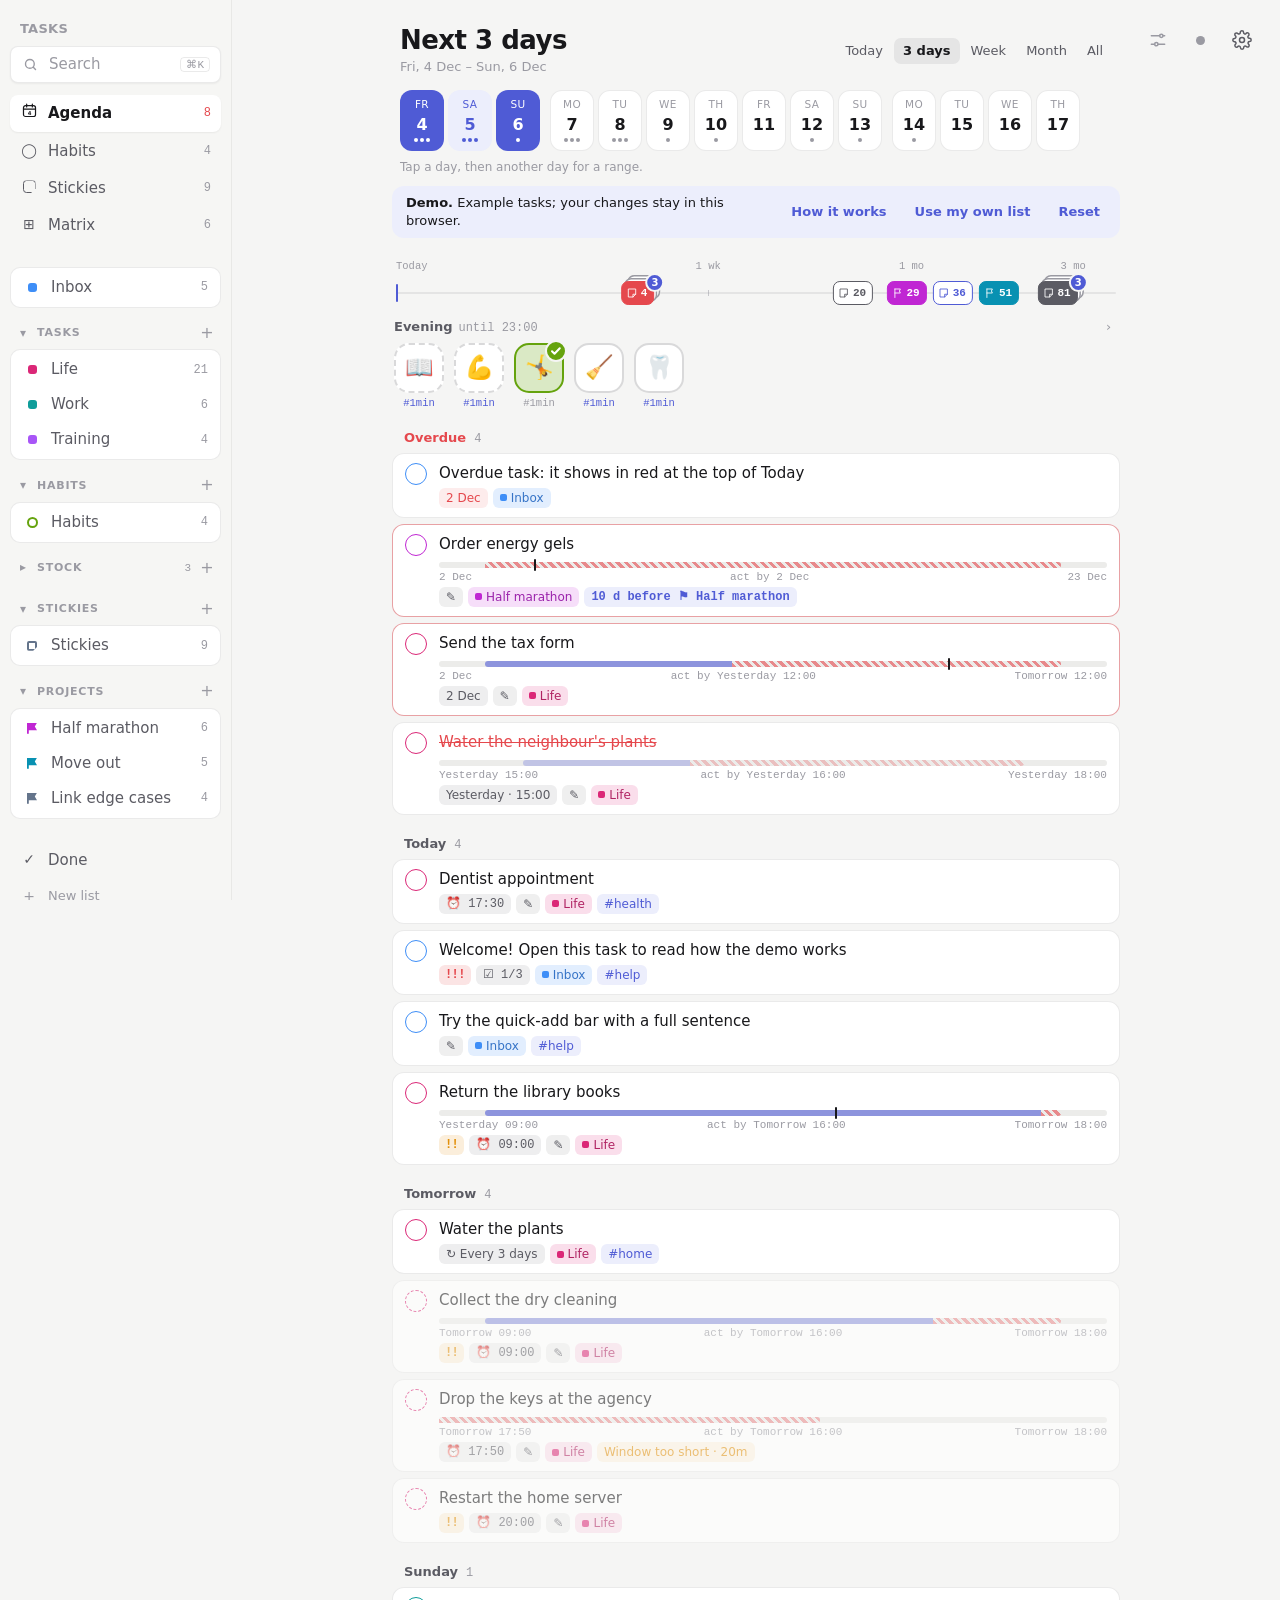
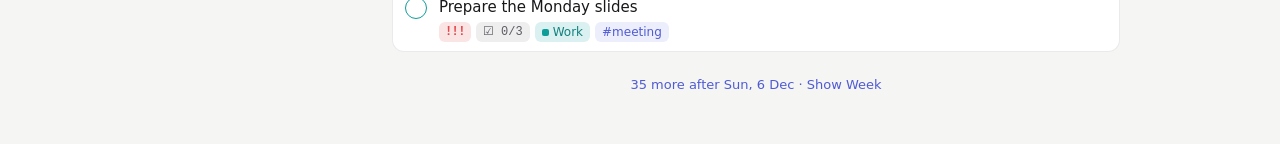
<file: index.html>
<!doctype html>
<html lang="en">
<head>
<meta charset="utf-8">
<meta name="viewport" content="width=device-width, initial-scale=1, maximum-scale=1, user-scalable=no, viewport-fit=cover, interactive-widget=resizes-content">
<title>Tasks</title>
<meta name="theme-color" content="#ffffff" media="(prefers-color-scheme: light)">
<meta name="theme-color" content="#111113" media="(prefers-color-scheme: dark)">
<meta name="apple-mobile-web-app-capable" content="yes">
<meta name="apple-mobile-web-app-status-bar-style" content="default">
<meta name="apple-mobile-web-app-title" content="Tasks">
<meta name="tasks-channel" content="stable">
<link rel="manifest" href="manifest.webmanifest">
<link rel="icon" href="icon.svg" type="image/svg+xml">
<link rel="apple-touch-icon" href="icon-180.png">
<script>try { const t = JSON.parse(localStorage.getItem('tasks.theme')); if (t === 'light' || t === 'dark') document.documentElement.dataset.theme = t; } catch {}</script>
<link rel="stylesheet" href="style.css">
</head>
<body>
<div class="app">
  <aside class="nav" id="nav"></aside>
  <main>
    <header class="top">
      <div class="titles">
        <button class="back-lists" id="backLists" hidden>‹ Lists</button>
        <button class="back-lists back-any" id="backSettings" hidden>‹ Back</button>
        <h1 id="viewTitle">Agenda</h1>
        <div class="sub" id="viewSub"></div>
      </div>
      <div class="view-tools" id="viewTools"></div>
      <div class="top-actions">
        <button class="icon-btn pv" id="optsBtn" title="View options" aria-label="View options" aria-haspopup="dialog" aria-expanded="false"><svg viewBox="0 0 24 24" width="20" height="20" fill="none" stroke="currentColor" stroke-width="1.8" stroke-linecap="round" stroke-linejoin="round"><path d="M4 7h10M18 7h2M4 17h4M12 17h8"/><circle cx="16" cy="7" r="2"/><circle cx="10" cy="17" r="2"/></svg></button>
        <button class="icon-btn sync" id="syncBtn" title="Sync now" aria-label="Sync"><span class="dot"></span></button>
        <button class="icon-btn" id="settingsBtn" title="Settings" aria-label="Settings">
          <svg viewBox="0 0 24 24" width="20" height="20" fill="none" stroke="currentColor" stroke-width="1.8" stroke-linecap="round"><circle cx="12" cy="12" r="3"/><path d="M19.4 15a1.7 1.7 0 0 0 .3 1.8l.1.1a2 2 0 1 1-2.8 2.8l-.1-.1a1.7 1.7 0 0 0-1.8-.3 1.7 1.7 0 0 0-1 1.5V21a2 2 0 1 1-4 0v-.1a1.7 1.7 0 0 0-1.1-1.5 1.7 1.7 0 0 0-1.8.3l-.1.1a2 2 0 1 1-2.8-2.8l.1-.1a1.7 1.7 0 0 0 .3-1.8 1.7 1.7 0 0 0-1.5-1H3a2 2 0 1 1 0-4h.1a1.7 1.7 0 0 0 1.5-1.1 1.7 1.7 0 0 0-.3-1.8l-.1-.1a2 2 0 1 1 2.8-2.8l.1.1a1.7 1.7 0 0 0 1.8.3h0a1.7 1.7 0 0 0 1-1.5V3a2 2 0 1 1 4 0v.1a1.7 1.7 0 0 0 1 1.5 1.7 1.7 0 0 0 1.8-.3l.1-.1a2 2 0 1 1 2.8 2.8l-.1.1a1.7 1.7 0 0 0-.3 1.8v0a1.7 1.7 0 0 0 1.5 1H21a2 2 0 1 1 0 4h-.1a1.7 1.7 0 0 0-1.5 1z"/></svg>
        </button>
      </div>
      <div class="day-strip" id="dayStrip" hidden></div>
      <div class="view-opts" id="viewOpts" role="dialog" aria-label="View options" hidden></div>
    </header>
    <div class="demo-bar" id="demoBar" hidden>
      <span class="grow"><b>Demo.</b> Example tasks; your changes stay in this browser.</span>
      <button type="button" id="demoHelp">How it works</button>
      <button type="button" id="demoConnect">Use my own list</button>
      <button type="button" id="demoReset">Reset</button>
    </div>
    <section class="list" id="list"></section>
    <!-- Settings page (story S9): one scroll, grouped cards; it replaced the settings sheet. -->
    <section class="settings-page" id="settings" hidden>
      <form id="settingsForm" autocomplete="off">
        <div class="set-group">
          <h2>Appearance</h2>
          <div class="set-card"><div class="set-row"><span>Theme</span>
            <div class="prio-pick" id="themePick">
              <button type="button" data-theme="auto">Auto</button>
              <button type="button" data-theme="light">Light</button>
              <button type="button" data-theme="dark">Dark</button>
            </div></div></div>
        </div>
        <div class="set-group">
          <h2>GitHub connection</h2>
          <div class="set-card">
            <div class="fields">
              <label><span>Token</span><input id="sToken" type="password" placeholder="github_pat_…" autocomplete="off"></label>
              <label><span>Repository</span><input id="sRepo" placeholder="owner/repo"></label>
              <label><span>Branch</span><input id="sBranch" placeholder="main"></label>
              <label><span>File</span><input id="sPath" placeholder="Tasks.md"></label>
            </div>
            <button type="submit" class="set-row set-save">Save and sync</button>
          </div>
          <p class="muted small" id="sStatus"></p>
          <p class="set-foot">A fine-grained token with <b>Contents: Read and write</b> on one repository. It stays in this browser. <button type="button" class="link" id="sHelp">Setup steps ›</button></p>
        </div>
        <div class="set-group">
          <h2>Help</h2>
          <div class="set-card"><button type="button" class="set-row" id="sHowTo"><span>How it works</span><span class="set-note">Views, quick add, file format, reminders ›</span></button></div>
        </div>
        <div class="set-group">
          <h2>Maintenance</h2>
          <div class="set-card"><button type="button" class="set-row" id="clearDoneBtn"><span>Clear done tasks older than 30 days</span></button></div>
        </div>
        <div class="set-group">
          <h2>Beta features</h2>
          <div class="set-card" id="flagList"></div>
          <p class="set-foot">Switches for features in test. They stay in this browser.</p>
        </div>
        <div class="set-group">
          <h2>About</h2>
          <div class="set-card"><div class="set-row"><span>Version</span><span class="set-note mono"><span id="appVersion">2026-10-18 11:15 · 8d5df4a</span></span></div></div>
        </div>
      </form>
    </section>
    <!-- How it works (story S6): a page since 2026-10-10; the dialog with a blurred backdrop lagged on the iPhone. -->
    <section class="help-page" id="help" hidden>
    <p>Tasks is a small task app built on one markdown file in a GitHub repository. It has no server and no account: the page talks to GitHub directly. Phone reminders come from a GitHub Action and <a href="https://ntfy.sh" target="_blank" rel="noopener">ntfy</a>, a free push service.</p>

    <h3>The demo</h3>
    <p>Without a token, the app shows example tasks. Each task shows one feature, and some explain it in their notes. Your changes stay in this browser. The demo starts again each day, or at once with Reset.</p>
    <ul>
      <li><b>Views.</b> Agenda and Matrix (urgent × important). Agenda shows Today, 3 days, Week, Month or All; tap a day of the strip to see that day, then a later day for a range. Each list also has List, Board, Lanes and Matrix views, with sections.</li>
      <li><b>Quick add.</b> Type a sentence: <code>Call the bank tomorrow 9am every week #money !1 @Life</code>. The parser reads dates, times, repeats, tags, priority and the list, in English or French.</li>
      <li><b>Repeats.</b> <code>day</code>, <code>weekday</code>, <code>week</code>, <code>month</code>, <code>year</code>, <code>3d</code>, <code>2w</code>, <code>mon,thu</code>, <code>1mon</code> (first Monday), <code>-1fri</code> (last Friday), <code>1wd</code> (first office day of the month, Monday to Friday). A deadline <code>by:</code> moves with the date. Completing a repeating task moves it to its next date.</li>
      <li><b>Tasks.</b> Notes, checklists, priority, tags, and an In progress state.</li>
      <li><b>Keyboard.</b> <kbd>n</kbd> adds a task, <kbd>1</kbd>–<kbd>4</kbd> change the view, the arrows move through the open panel.</li>
    </ul>

    <h3>The file format</h3>
    <p>Each <code>## heading</code> is a list, and each <code>### heading</code> is a section. One task per line, every token optional except the title:</p>
    <pre>- [ ] Title due:2026-10-20 at:18:00 every:week !1 #tag ^id
  A note line, indented by two spaces
  - [ ] A checklist item</pre>
    <p>A done task reads <code>- [x] … done:2026-10-20</code>, a task in progress reads <code>- [/] …</code>. You can edit the file by hand, in Obsidian, or with an AI agent: the app keeps every line it does not change.</p>
    <p>A heading can end with a type. <code>## Habits ~habits</code> is a habits list: each habit repeats, a missed one never goes overdue, <code>streak:5</code> counts the check-ins in a row and a note line <code>✓ 2026-10-19 2026-10-20</code> logs them (<code>streak:off</code> keeps only the reminder). <code>## Groceries ~stock</code> is a stock list: open = to buy, checked = in stock.</p>
    <p>The sliders button at the top right opens View options: group a list by section, tag, priority or date, sort it, show empty sections and the tasks done this week, hide chips and the create buttons (the search ⌘K still creates tasks, lists and sections), show note lines, set the density. The address bar keeps the view, so a reload or a link opens the same list or task (<code>#list/work/board</code>, <code>#agenda/week</code>).</p>

    <h3>Use your own list</h3>
    <ol>
      <li>Create a <b>private</b> repository on GitHub, for example <code>my-tasks</code>.</li>
      <li>Add a file <code>Tasks.md</code> at its root. Start from the <a href="demo.md" target="_blank" rel="noopener">demo file</a>, or from one line: <code>## Inbox</code>.</li>
      <li>Create a <a href="https://github.com/settings/personal-access-tokens/new" target="_blank" rel="noopener">fine-grained token</a>. Under Repository access, pick <b>Only select repositories</b> and choose that one repository. Under Permissions, set <b>Contents: Read and write</b>.</li>
      <li>Open Settings here. Paste the token, then type <code>owner/my-tasks</code>, the branch <code>main</code> and the file <code>Tasks.md</code>.</li>
    </ol>
    <p>The token stays in this browser and goes only to GitHub. Each change is one commit in your repository, so you keep the full history. On a phone, use Share → Add to Home Screen to install the app.</p>

    <h3>Phone reminders</h3>
    <p>A task with a time sends a notification at that time. A task with a date and no time shows in a morning digest at 08:00. Set them up once:</p>
    <ol>
      <li>Install the ntfy app on your phone. Subscribe to a long random topic name, such as <code>tasks-7f3a91c2e8</code>. Anyone who knows the name can read it, so keep it secret.</li>
      <li>Copy the folder <a href="https://github.com/alexisdelabre/tasks/tree/main/reminders" target="_blank" rel="noopener"><code>reminders/</code></a> of the code repository into your repository. Move <code>reminders/tasks-reminders.yml</code> to <code>.github/workflows/</code>.</li>
      <li>In your repository, open Settings → Secrets and variables → Actions. Add the secret <code>NTFY_TOPIC</code> with your topic name.</li>
    </ol>
    <p>The Action runs after each change to <code>Tasks.md</code> and every 6 hours. It schedules each reminder in ntfy up to 3 days ahead. Change the time zone and the digest hour in the workflow file.</p>

    <h3>Code</h3>
    <p>The code is public at <a href="https://github.com/alexisdelabre/tasks" target="_blank" rel="noopener">github.com/alexisdelabre/tasks</a>: static files, no build. Fork it to host your own copy on GitHub Pages.</p>
    </section>
    <form class="add" id="addForm" autocomplete="off">
      <div class="add-row">
        <span class="plus">+</span>
        <input id="addInput" placeholder="Add a task…" enterkeyhint="done">
        <button type="submit" class="add-go" id="addGo" aria-label="Add">↵</button>
      </div>
      <div class="chips preview" id="addPreview"></div>
    </form>
    <nav class="tabbar" id="tabbar" aria-label="Views"></nav>
    <button class="fab" id="fab" aria-label="Search" title="Search (/ or ⌘K)"><svg viewBox="0 0 24 24" width="22" height="22" fill="none" stroke="currentColor" stroke-width="2.2" stroke-linecap="round"><circle cx="11" cy="11" r="7"/><path d="m20 20-3.5-3.5"/></svg></button>
  </main>
</div>

<!-- Command palette (story L25, round 1 choice B): one search over every list; on the phone the round button opens it. -->
<dialog id="palette" class="palette" aria-label="Search">
  <div class="pal-head"><svg viewBox="0 0 24 24" width="18" height="18" fill="none" stroke="currentColor" stroke-width="2.2" stroke-linecap="round"><circle cx="11" cy="11" r="7"/><path d="m20 20-3.5-3.5"/></svg><input id="palInput" placeholder="Search tasks and lists" autocomplete="off" autocapitalize="off" spellcheck="false" enterkeyhint="go"><button type="button" class="pal-cancel" id="palCancel">Cancel</button></div>
  <div class="pal-list" id="palList" role="listbox"></div>
  <div class="pal-foot"><span><kbd>↑</kbd><kbd>↓</kbd> move</span><span><kbd>↵</kbd> open</span><span><kbd>esc</kbd> close</span><span class="grow"></span><span>Done tasks come last</span></div>
</dialog>
<dialog id="sheet" class="sheet">
  <form method="dialog" id="sheetForm">
    <div class="sheet-nav">
      <button type="submit" value="save" class="back">‹ Back</button>
      <span class="grow"></span>
      <button type="submit" value="save" class="x" aria-label="Close" title="Close (Esc)">×</button>
    </div>
    <div class="sheet-head">
      <button type="button" class="check big" id="sheetCheck" aria-label="Complete"></button>
      <textarea id="fTitle" rows="1" class="title-input" placeholder="Task"></textarea>
    </div>
    <textarea id="fNotes" rows="4" placeholder="Notes"></textarea>
    <div class="checklist" id="fChecklist"></div>
    <div class="fields" id="dlBlock" hidden>
      <label id="byRow"><span>Deadline</span><div class="by-in"><input type="date" id="fBy" aria-label="Deadline date"><input type="time" id="fByAt" aria-label="Deadline time"></div></label>
      <div id="linkRows" class="link-rows" aria-label="Links"></div>
      <label id="firmRow"><span>Type</span><div class="prio-pick" id="fFirm"><button type="button" data-f="1">Firm</button><button type="button" data-f="0">Best effort</button></div></label>
      <label id="marginRow"><span>Margin</span><div class="prio-pick" id="fMargin"></div></label>
      <label id="estRow"><span>Estimate</span><div class="prio-pick" id="fEst"></div></label>
      <p class="lead-hint" id="winHint"></p>
    </div>
    <details class="more" id="moreFields">
    <summary>Details: date, reminder, repeat, list, section</summary>
    <div class="quick-dates">
      <button type="button" data-date="0">Today</button>
      <button type="button" data-date="1">Tomorrow</button>
      <button type="button" data-date="nextweek">Next week</button>
      <button type="button" data-date="">No date</button>
    </div>
    <div class="fields">
      <label id="startRow"><span>Date</span><input type="date" id="fDue"></label>
      <label><span>Reminder</span><input type="time" id="fAt"></label>
      <label id="fixedRow"><span>Start</span><div class="prio-pick" id="fFixed"><button type="button" data-x="0">Anytime</button><button type="button" data-x="1">Not before</button><small class="row-hint" id="fFixedHint"></small></div></label>
      <label><span>Repeat</span>
        <select id="fEvery">
          <option value="">Never</option><option value="day">Daily</option><option value="weekday">Weekdays</option>
          <option value="week">Weekly</option><option value="2w">Every 2 weeks</option><option value="month">Monthly</option>
          <option value="year">Yearly</option><option value="custom">Custom…</option>
        </select>
      </label>
      <label class="custom-every" id="customEveryRow" hidden><span>Rule</span><input id="fEveryCustom" placeholder="3d · mon,thu · 1mon · -1fri · 1wd"></label>
      <label><span>List</span><select id="fList"></select></label>
      <label><span>Section</span><select id="fGroup"></select></label>
      <label id="streakRow" hidden><span>Streak</span>
        <div class="prio-pick" id="fStreak"><button type="button" data-on="1">Count</button><button type="button" data-on="0">Reminder only</button></div>
      </label>
      <label><span>Status</span>
        <div class="prio-pick" id="fState"><button type="button" data-s="0">To do</button><button type="button" data-s="1">In progress</button></div>
      </label>
      <label><span>Priority</span>
        <div class="prio-pick" id="fPrio">
          <button type="button" data-p="1" class="p1">High</button><button type="button" data-p="2" class="p2">Med</button>
          <button type="button" data-p="3" class="p3">Low</button><button type="button" data-p="0">None</button>
        </div>
      </label>
      <label><span>Tags</span><input id="fTags" placeholder="admin, money"></label>
    </div>
    </details>
    <div class="sheet-foot">
      <button type="button" class="danger" id="deleteBtn">Delete</button>
      <span class="grow"></span>
      <button type="submit" class="primary save-btn" value="save">Done</button>
      <button type="button" class="primary complete-btn" id="completeBtn">Mark as done ✓</button>
    </div>
  </form>
</dialog>

<dialog id="newList" class="sheet new-list">
  <form method="dialog">
    <h2>New list</h2>
    <input id="nlName" class="nl-name" placeholder="List name" autocomplete="off" enterkeyhint="done">
    <div class="nl-types" id="nlTypes"></div>
    <div class="sheet-foot"><span class="grow"></span><button type="submit" value="cancel">Cancel</button><button type="submit" class="primary" value="create">Create</button></div>
  </form>
</dialog>

<div class="toast" id="toast" role="status" hidden><span class="tic" id="toastIcon"></span><div class="ttx"><div class="ta" id="toastText"></div><div class="tb" id="toastDetail"></div></div><button id="toastUndo">Undo</button><span class="tbar" id="toastBar"></span></div>

<script type="module" src="app.js"></script>
</body>
</html>
</file>
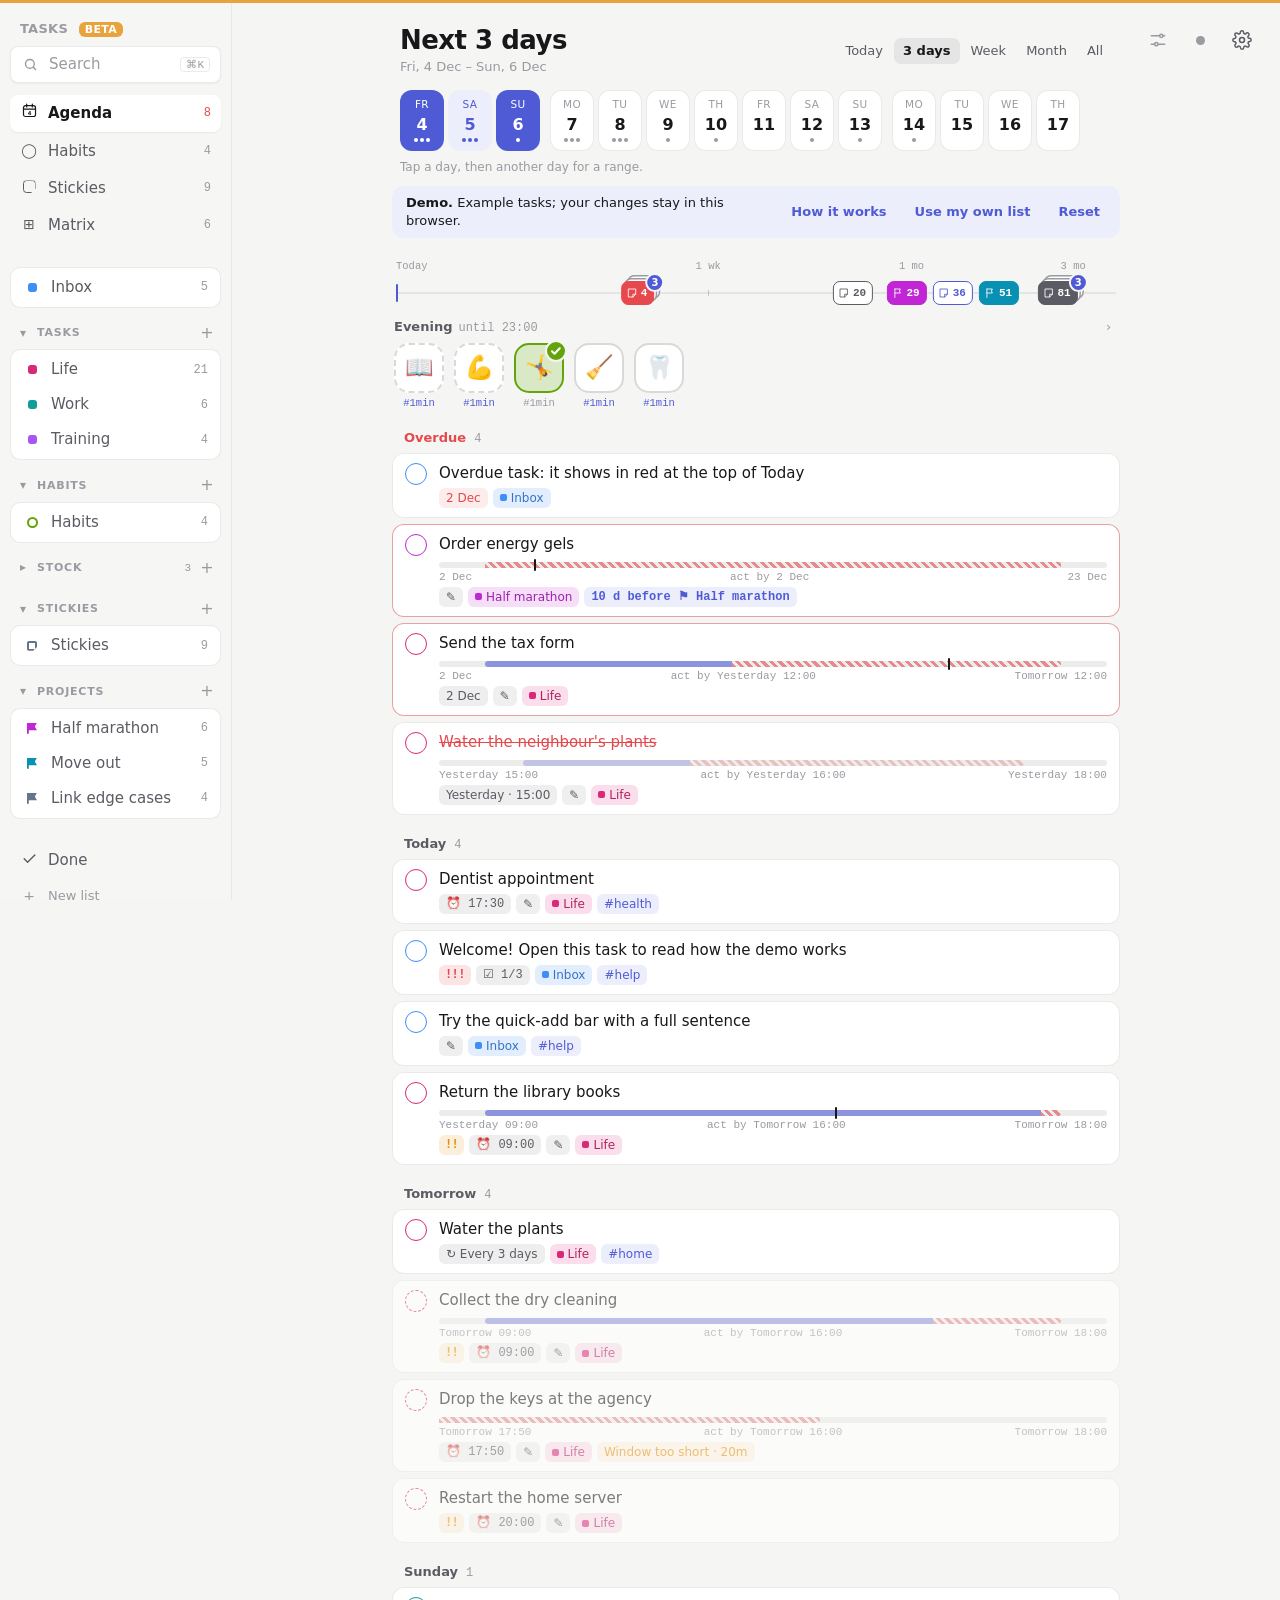
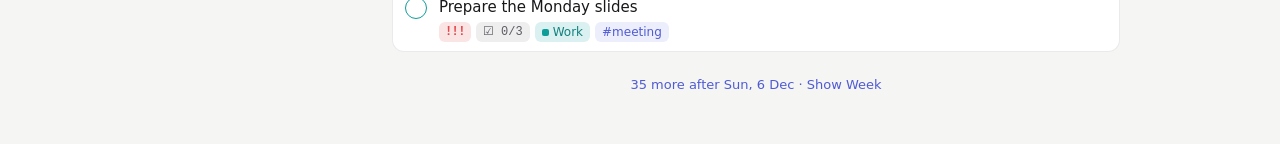
<file: beta/index.html>
<!doctype html>
<html lang="en">
<head>
<meta charset="utf-8">
<meta name="viewport" content="width=device-width, initial-scale=1, maximum-scale=1, user-scalable=no, viewport-fit=cover, interactive-widget=resizes-content">
<title>Tasks</title>
<meta name="theme-color" content="#ffffff" media="(prefers-color-scheme: light)">
<meta name="theme-color" content="#111113" media="(prefers-color-scheme: dark)">
<meta name="apple-mobile-web-app-capable" content="yes">
<meta name="apple-mobile-web-app-status-bar-style" content="default">
<meta name="apple-mobile-web-app-title" content="Tasks beta">
<meta name="tasks-channel" content="beta">
<link rel="manifest" href="manifest.webmanifest">
<link rel="icon" href="icon.svg" type="image/svg+xml">
<link rel="apple-touch-icon" href="icon-180.png">
<script>try { const t = JSON.parse(localStorage.getItem('tasks.theme')); if (t === 'light' || t === 'dark') document.documentElement.dataset.theme = t; } catch {}</script>
<link rel="stylesheet" href="style.css">
</head>
<body>
<div class="app">
  <aside class="nav" id="nav"></aside>
  <main>
    <header class="top">
      <div class="titles">
        <button class="back-lists" id="backLists" hidden>‹ Lists</button>
        <button class="back-lists back-any" id="backSettings" hidden>‹ Back</button>
        <h1 id="viewTitle">Agenda</h1>
        <div class="sub" id="viewSub"></div>
      </div>
      <div class="view-tools" id="viewTools"></div>
      <div class="top-actions">
        <button class="icon-btn pv" id="optsBtn" title="View options" aria-label="View options" aria-haspopup="dialog" aria-expanded="false"><svg viewBox="0 0 24 24" width="20" height="20" fill="none" stroke="currentColor" stroke-width="1.8" stroke-linecap="round" stroke-linejoin="round"><path d="M4 7h10M18 7h2M4 17h4M12 17h8"/><circle cx="16" cy="7" r="2"/><circle cx="10" cy="17" r="2"/></svg></button>
        <button class="icon-btn sync" id="syncBtn" title="Sync now" aria-label="Sync"><span class="dot"></span></button>
        <button class="icon-btn" id="settingsBtn" title="Settings" aria-label="Settings">
          <svg viewBox="0 0 24 24" width="20" height="20" fill="none" stroke="currentColor" stroke-width="1.8" stroke-linecap="round"><circle cx="12" cy="12" r="3"/><path d="M19.4 15a1.7 1.7 0 0 0 .3 1.8l.1.1a2 2 0 1 1-2.8 2.8l-.1-.1a1.7 1.7 0 0 0-1.8-.3 1.7 1.7 0 0 0-1 1.5V21a2 2 0 1 1-4 0v-.1a1.7 1.7 0 0 0-1.1-1.5 1.7 1.7 0 0 0-1.8.3l-.1.1a2 2 0 1 1-2.8-2.8l.1-.1a1.7 1.7 0 0 0 .3-1.8 1.7 1.7 0 0 0-1.5-1H3a2 2 0 1 1 0-4h.1a1.7 1.7 0 0 0 1.5-1.1 1.7 1.7 0 0 0-.3-1.8l-.1-.1a2 2 0 1 1 2.8-2.8l.1.1a1.7 1.7 0 0 0 1.8.3h0a1.7 1.7 0 0 0 1-1.5V3a2 2 0 1 1 4 0v.1a1.7 1.7 0 0 0 1 1.5 1.7 1.7 0 0 0 1.8-.3l.1-.1a2 2 0 1 1 2.8 2.8l-.1.1a1.7 1.7 0 0 0-.3 1.8v0a1.7 1.7 0 0 0 1.5 1H21a2 2 0 1 1 0 4h-.1a1.7 1.7 0 0 0-1.5 1z"/></svg>
        </button>
      </div>
      <div class="day-strip" id="dayStrip" hidden></div>
      <div class="view-opts" id="viewOpts" role="dialog" aria-label="View options" hidden></div>
    </header>
    <div class="demo-bar" id="demoBar" hidden>
      <span class="grow"><b>Demo.</b> Example tasks; your changes stay in this browser.</span>
      <button type="button" id="demoHelp">How it works</button>
      <button type="button" id="demoConnect">Use my own list</button>
      <button type="button" id="demoReset">Reset</button>
    </div>
    <section class="list" id="list"></section>
    <!-- Settings page (story S9): one scroll, grouped cards; it replaced the settings sheet. -->
    <section class="settings-page" id="settings" hidden>
      <form id="settingsForm" autocomplete="off">
        <!-- Two bands (2026-10-20): what stays in this browser, and the task file on GitHub. Help and the version sit in a footer line. -->
        <div class="set-band">
          <div class="set-band-head"><h2>This device</h2><p>Kept in this browser only.</p></div>
          <div class="set-group">
            <h3>Appearance</h3>
            <div class="set-card"><div class="set-row"><span>Theme</span>
              <div class="prio-pick" id="themePick">
                <button type="button" data-theme="auto">Auto</button>
                <button type="button" data-theme="light">Light</button>
                <button type="button" data-theme="dark">Dark</button>
              </div></div></div>
          </div>
          <div class="set-group">
            <h3>Beta features</h3>
            <div class="set-card" id="flagList"></div>
            <p class="set-foot">Switches for features in test. They stay in this browser.</p>
          </div>
        </div>
        <div class="set-band">
          <div class="set-band-head"><h2>Your data</h2><p>The task file on GitHub, the same on every device.</p></div>
          <div class="set-group">
            <h3>GitHub connection</h3>
            <div class="set-card">
              <div class="fields">
                <label><span>Token</span><input id="sToken" type="password" placeholder="github_pat_…" autocomplete="off"></label>
                <label><span>Repository</span><input id="sRepo" placeholder="owner/repo"></label>
                <label><span>Branch</span><input id="sBranch" placeholder="main"></label>
                <label><span>File</span><input id="sPath" placeholder="Tasks.md"></label>
              </div>
              <button type="submit" class="set-row set-save">Save and sync</button>
            </div>
            <p class="muted small" id="sStatus"></p>
            <p class="set-foot">A fine-grained token with <b>Contents: Read and write</b> on one repository. It stays in this browser. <button type="button" class="link" id="sHelp">Setup steps ›</button></p>
          </div>
          <div class="set-group">
            <h3>Maintenance</h3>
            <div class="set-card"><button type="button" class="set-row" id="clearDoneBtn"><span>Clear done tasks older than 30 days</span></button></div>
          </div>
        </div>
        <div class="set-end">
          <button type="button" class="link" id="sHowTo">How it works <span class="set-note">Views, quick add, file format, reminders</span> ›</button>
          <span class="set-ver">Version <span class="mono"><span id="appVersion">beta · 2026-10-20 16:08 · 89b333e</span></span></span>
        </div>
      </form>
    </section>
    <!-- How it works (story S6): a page since 2026-10-10; the dialog with a blurred backdrop lagged on the iPhone. -->
    <section class="help-page" id="help" hidden>
    <p>Tasks is a small task app built on one markdown file in a GitHub repository. It has no server and no account: the page talks to GitHub directly. Phone reminders come from a GitHub Action and <a href="https://ntfy.sh" target="_blank" rel="noopener">ntfy</a>, a free push service.</p>

    <h3>The demo</h3>
    <p>Without a token, the app shows example tasks. Each task shows one feature, and some explain it in their notes. Your changes stay in this browser. The demo starts again each day, or at once with Reset.</p>
    <ul>
      <li><b>Views.</b> Agenda and Matrix (urgent × important). Agenda shows Today, 3 days, Week, Month or All; tap a day of the strip to see that day, then a later day for a range. Each list also has List, Board, Lanes and Matrix views, with sections.</li>
      <li><b>Quick add.</b> Type a sentence: <code>Call the bank tomorrow 9am every week #money !1 @Life</code>. The parser reads dates, times, repeats, tags, priority and the list, in English or French.</li>
      <li><b>Repeats.</b> <code>day</code>, <code>weekday</code>, <code>week</code>, <code>month</code>, <code>year</code>, <code>3d</code>, <code>2w</code>, <code>mon,thu</code>, <code>1mon</code> (first Monday), <code>-1fri</code> (last Friday), <code>1wd</code> (first office day of the month, Monday to Friday). A deadline <code>by:</code> moves with the date. Completing a repeating task moves it to its next date.</li>
      <li><b>Tasks.</b> Notes, checklists, priority, tags, and an In progress state.</li>
      <li><b>Keyboard.</b> <kbd>n</kbd> adds a task, <kbd>1</kbd>–<kbd>4</kbd> change the view, the arrows move through the open panel.</li>
    </ul>

    <h3>The file format</h3>
    <p>Each <code>## heading</code> is a list, and each <code>### heading</code> is a section. One task per line, every token optional except the title:</p>
    <pre>- [ ] Title due:2026-10-20 at:18:00 every:week !1 #tag ^id
  A note line, indented by two spaces
  - [ ] A checklist item</pre>
    <p>A done task reads <code>- [x] … done:2026-10-20</code>, a task in progress reads <code>- [/] …</code>. You can edit the file by hand, in Obsidian, or with an AI agent: the app keeps every line it does not change.</p>
    <p>A heading can end with a type. <code>## Habits ~habits</code> is a habits list: each habit repeats, a missed one never goes overdue, <code>streak:5</code> counts the check-ins in a row and a note line <code>✓ 2026-10-19 2026-10-20</code> logs them (<code>streak:off</code> keeps only the reminder). <code>## Groceries ~stock</code> is a stock list: open = to buy, checked = in stock.</p>
    <p>The sliders button at the top right opens View options: group a list by section, tag, priority or date, sort it, show empty sections and the tasks done this week, hide chips and the create buttons (the search ⌘K still creates tasks, lists and sections), show note lines, set the density. The address bar keeps the view, so a reload or a link opens the same list or task (<code>#list/work/board</code>, <code>#agenda/week</code>).</p>

    <h3>Use your own list</h3>
    <ol>
      <li>Create a <b>private</b> repository on GitHub, for example <code>my-tasks</code>.</li>
      <li>Add a file <code>Tasks.md</code> at its root. Start from the <a href="demo.md" target="_blank" rel="noopener">demo file</a>, or from one line: <code>## Inbox</code>.</li>
      <li>Create a <a href="https://github.com/settings/personal-access-tokens/new" target="_blank" rel="noopener">fine-grained token</a>. Under Repository access, pick <b>Only select repositories</b> and choose that one repository. Under Permissions, set <b>Contents: Read and write</b>.</li>
      <li>Open Settings here. Paste the token, then type <code>owner/my-tasks</code>, the branch <code>main</code> and the file <code>Tasks.md</code>.</li>
    </ol>
    <p>The token stays in this browser and goes only to GitHub. Each change is one commit in your repository, so you keep the full history. On a phone, use Share → Add to Home Screen to install the app.</p>

    <h3>Phone reminders</h3>
    <p>A task with a time sends a notification at that time. A task with a date and no time shows in a morning digest at 08:00. Set them up once:</p>
    <ol>
      <li>Install the ntfy app on your phone. Subscribe to a long random topic name, such as <code>tasks-7f3a91c2e8</code>. Anyone who knows the name can read it, so keep it secret.</li>
      <li>Copy the folder <a href="https://github.com/alexisdelabre/tasks/tree/main/reminders" target="_blank" rel="noopener"><code>reminders/</code></a> of the code repository into your repository. Move <code>reminders/tasks-reminders.yml</code> to <code>.github/workflows/</code>.</li>
      <li>In your repository, open Settings → Secrets and variables → Actions. Add the secret <code>NTFY_TOPIC</code> with your topic name.</li>
    </ol>
    <p>The Action runs after each change to <code>Tasks.md</code> and every 6 hours. It schedules each reminder in ntfy up to 3 days ahead. Change the time zone and the digest hour in the workflow file.</p>

    <h3>Code</h3>
    <p>The code is public at <a href="https://github.com/alexisdelabre/tasks" target="_blank" rel="noopener">github.com/alexisdelabre/tasks</a>: static files, no build. Fork it to host your own copy on GitHub Pages.</p>
    </section>
    <form class="add" id="addForm" autocomplete="off">
      <div class="add-row">
        <span class="plus">+</span>
        <input id="addInput" placeholder="Add a task…" enterkeyhint="done">
        <button type="submit" class="add-go" id="addGo" aria-label="Add">↵</button>
      </div>
      <div class="chips preview" id="addPreview"></div>
    </form>
    <nav class="tabbar" id="tabbar" aria-label="Views"></nav>
    <button class="fab" id="fab" aria-label="Search" title="Search (/ or ⌘K)"><svg viewBox="0 0 24 24" width="22" height="22" fill="none" stroke="currentColor" stroke-width="2.2" stroke-linecap="round"><circle cx="11" cy="11" r="7"/><path d="m20 20-3.5-3.5"/></svg></button>
  </main>
</div>

<!-- Command palette (story L25, round 1 choice B): one search over every list; on the phone the round button opens it. -->
<dialog id="palette" class="palette" aria-label="Search">
  <div class="pal-head"><svg viewBox="0 0 24 24" width="18" height="18" fill="none" stroke="currentColor" stroke-width="2.2" stroke-linecap="round"><circle cx="11" cy="11" r="7"/><path d="m20 20-3.5-3.5"/></svg><input id="palInput" placeholder="Search tasks and lists" autocomplete="off" autocapitalize="off" spellcheck="false" enterkeyhint="go"><button type="button" class="pal-cancel" id="palCancel">Cancel</button></div>
  <div class="pal-list" id="palList" role="listbox"></div>
  <div class="pal-foot"><span><kbd>↑</kbd><kbd>↓</kbd> move</span><span><kbd>↵</kbd> open</span><span><kbd>esc</kbd> close</span><span class="grow"></span><span>Done tasks come last</span></div>
</dialog>
<dialog id="sheet" class="sheet">
  <form method="dialog" id="sheetForm">
    <div class="sheet-nav">
      <button type="submit" value="save" class="back">‹ Back</button>
      <span class="grow"></span>
      <button type="submit" value="save" class="x" aria-label="Close" title="Close (Esc)">×</button>
    </div>
    <div class="sheet-head">
      <button type="button" class="check big" id="sheetCheck" aria-label="Complete"></button>
      <textarea id="fTitle" rows="1" class="title-input" placeholder="Task"></textarea>
    </div>
    <textarea id="fNotes" rows="4" placeholder="Notes"></textarea>
    <div class="checklist" id="fChecklist"></div>
    <div class="fields" id="dlBlock" hidden>
      <label id="byRow"><span>Deadline</span><div class="by-in"><input type="date" id="fBy" aria-label="Deadline date"><input type="time" id="fByAt" aria-label="Deadline time"></div></label>
      <div id="linkRows" class="link-rows" aria-label="Links"></div>
      <label id="firmRow"><span>Type</span><div class="prio-pick" id="fFirm"><button type="button" data-f="1">Firm</button><button type="button" data-f="0">Best effort</button></div></label>
      <label id="marginRow"><span>Margin</span><div class="prio-pick" id="fMargin"></div></label>
      <label id="estRow"><span>Estimate</span><div class="prio-pick" id="fEst"></div></label>
      <p class="lead-hint" id="winHint"></p>
    </div>
    <details class="more" id="moreFields">
    <summary>Details: date, reminder, repeat, list, section</summary>
    <div class="quick-dates">
      <button type="button" data-date="0">Today</button>
      <button type="button" data-date="1">Tomorrow</button>
      <button type="button" data-date="nextweek">Next week</button>
      <button type="button" data-date="">No date</button>
    </div>
    <div class="fields">
      <label id="startRow"><span>Date</span><input type="date" id="fDue"></label>
      <label><span>Reminder</span><input type="time" id="fAt"></label>
      <label id="fixedRow"><span>Start</span><div class="prio-pick" id="fFixed"><button type="button" data-x="0">Anytime</button><button type="button" data-x="1">Not before</button><small class="row-hint" id="fFixedHint"></small></div></label>
      <label><span>Repeat</span>
        <select id="fEvery">
          <option value="">Never</option><option value="day">Daily</option><option value="weekday">Weekdays</option>
          <option value="week">Weekly</option><option value="2w">Every 2 weeks</option><option value="month">Monthly</option>
          <option value="year">Yearly</option><option value="custom">Custom…</option>
        </select>
      </label>
      <label class="custom-every" id="customEveryRow" hidden><span>Rule</span><input id="fEveryCustom" placeholder="3d · mon,thu · 1mon · -1fri · 1wd"></label>
      <label><span>List</span><select id="fList"></select></label>
      <label><span>Section</span><select id="fGroup"></select></label>
      <label id="streakRow" hidden><span>Streak</span>
        <div class="prio-pick" id="fStreak"><button type="button" data-on="1">Count</button><button type="button" data-on="0">Reminder only</button></div>
      </label>
      <label><span>Status</span>
        <div class="prio-pick" id="fState"><button type="button" data-s="0">To do</button><button type="button" data-s="1">In progress</button></div>
      </label>
      <label><span>Priority</span>
        <div class="prio-pick" id="fPrio">
          <button type="button" data-p="1" class="p1">High</button><button type="button" data-p="2" class="p2">Med</button>
          <button type="button" data-p="3" class="p3">Low</button><button type="button" data-p="0">None</button>
        </div>
      </label>
      <label><span>Tags</span><input id="fTags" placeholder="admin, money"></label>
    </div>
    </details>
    <div class="sheet-foot">
      <button type="button" class="danger" id="deleteBtn">Delete</button>
      <span class="grow"></span>
      <button type="submit" class="primary save-btn" value="save">Done</button>
      <button type="button" class="primary complete-btn" id="completeBtn">Mark as done ✓</button>
    </div>
  </form>
</dialog>

<dialog id="newList" class="sheet new-list">
  <form method="dialog">
    <h2>New list</h2>
    <input id="nlName" class="nl-name" placeholder="List name" autocomplete="off" enterkeyhint="done">
    <div class="nl-types" id="nlTypes"></div>
    <div class="sheet-foot"><span class="grow"></span><button type="submit" value="cancel">Cancel</button><button type="submit" class="primary" value="create">Create</button></div>
  </form>
</dialog>

<div class="toast" id="toast" role="status" hidden><span class="tic" id="toastIcon"></span><div class="ttx"><div class="ta" id="toastText"></div><div class="tb" id="toastDetail"></div></div><button id="toastUndo">Undo</button><span class="tbar" id="toastBar"></span></div>

<script type="module" src="app.js"></script>
</body>
</html>
</file>
<file: style.css>
:root {
  --bg: #ffffff;
  --bg2: #f6f6f4;
  --bg3: #ececea;
  --ink: #18181b;
  --ink2: #5b5b63;
  --ink3: #9a9aa2;
  --line: #e8e8e6;
  --accent: #4f5bd5;
  --accent-soft: #eceefc;
  --red: #e5484d;
  --red-soft: #fdecec;
  --amber: #e2900b;
  --amber-soft: #fdf3e2;
  --blue: #3e8ef7;
  --green: #2f9e5b;
  --shadow: 0 10px 40px rgba(20, 20, 30, .14), 0 2px 8px rgba(20, 20, 30, .06);
  --r: 12px;
  --mono: ui-monospace, "SF Mono", Menlo, monospace;
  --glass: rgba(255, 255, 255, .72);
  --glass-edge: rgba(0, 0, 0, .08);
  --glass-hi: rgba(0, 0, 0, .06);
  /* Task tiles (Visual Language, variant X): each task is a --surf tile with a thin --bd border on the --well page. List color lives only in the circle and the list chip. */
  --well: #f5f5f4; --surf: #ffffff; --bd: rgba(24, 24, 27, .09); --chip: rgba(24, 24, 27, .07); --hov: color-mix(in srgb, var(--ink) 6%, var(--surf));
  color-scheme: light dark;
}
/* Theme: Auto follows the system; the Appearance switch in settings sets data-theme="light" or "dark" on <html>. */
:root[data-theme="light"] { color-scheme: light; }
@media (prefers-color-scheme: dark) {
  :root:not([data-theme="light"]) {
    --bg: #111113; --bg2: #19191c; --bg3: #232327; --ink: #ededef; --ink2: #a6a6ad; --ink3: #6b6b73; --line: #26262b;
    --accent: #8b93ff; --accent-soft: #23253f; --red: #ff6b6f; --red-soft: #3a1d1f; --amber: #f5b13d; --amber-soft: #3a2c14;
    --shadow: 0 10px 40px rgba(0, 0, 0, .5);
    --glass: rgba(36, 36, 40, .66); --glass-edge: rgba(255, 255, 255, .12); --glass-hi: rgba(255, 255, 255, .1);
    --well: #111113; --surf: #1b1b1e; --bd: rgba(237, 237, 239, .11); --chip: rgba(237, 237, 239, .1); --hov: color-mix(in srgb, var(--ink) 10%, var(--surf));
  }
}
:root[data-theme="dark"] {
    --bg: #111113; --bg2: #19191c; --bg3: #232327; --ink: #ededef; --ink2: #a6a6ad; --ink3: #6b6b73; --line: #26262b;
    --accent: #8b93ff; --accent-soft: #23253f; --red: #ff6b6f; --red-soft: #3a1d1f; --amber: #f5b13d; --amber-soft: #3a2c14;
    --shadow: 0 10px 40px rgba(0, 0, 0, .5);
    --glass: rgba(36, 36, 40, .66); --glass-edge: rgba(255, 255, 255, .12); --glass-hi: rgba(255, 255, 255, .1);
    --well: #111113; --surf: #1b1b1e; --bd: rgba(237, 237, 239, .11); --chip: rgba(237, 237, 239, .1); --hov: color-mix(in srgb, var(--ink) 10%, var(--surf));
  color-scheme: dark;
}
* { box-sizing: border-box; }
html, body { margin: 0; height: 100%; }
/* No zoom (story V28): no double-tap zoom; the pinch is blocked in app.js. */
html { touch-action: manipulation; }
/* Hover only where a real pointer hovers (story V30): on a touch screen, iOS keeps :hover on the last tapped or scrolled row. */
body {
  background: var(--well); color: var(--ink);
  font: 15px/1.4 -apple-system, BlinkMacSystemFont, "Inter", "Segoe UI", system-ui, sans-serif;
  -webkit-font-smoothing: antialiased; -webkit-tap-highlight-color: transparent;
}
button { font: inherit; color: inherit; background: none; border: 0; cursor: pointer; padding: 0; }
input, select, textarea { font: inherit; color: inherit; }
a { color: var(--accent); }

.app { display: grid; grid-template-columns: 232px 1fr; min-height: 100dvh; }
main { display: flex; flex-direction: column; min-width: 0; max-width: 760px; width: 100%; margin: 0 auto; position: relative; }

/* ---------- nav ---------- */
.nav { background: var(--bg2); border-right: 1px solid var(--line); padding: 20px 10px; display: flex; flex-direction: column; gap: 2px; position: sticky; top: 0; height: 100dvh; overflow-y: auto; }
.nav .brand { font-weight: 650; font-size: 13px; letter-spacing: .02em; color: var(--ink3); text-transform: uppercase; padding: 0 10px 10px; }
.nav .sep { height: 1px; background: var(--line); margin: 10px 10px; }
.nav button { display: flex; align-items: center; gap: 10px; padding: 7px 10px; border-radius: 8px; text-align: left; color: var(--ink2); white-space: nowrap; }
@media (hover: hover) { .nav button:hover { background: var(--bg3); } }
.nav button.on { background: var(--bg); color: var(--ink); font-weight: 560; box-shadow: 0 1px 2px rgba(0,0,0,.06); }
.nav .ico { width: 18px; text-align: center; flex: none; font-size: 14px; }
.nav .swatch { width: 9px; height: 9px; border-radius: 3px; margin: 0 4.5px; flex: none; }
.nav .count { margin-left: auto; font: 12px var(--mono); color: var(--ink3); }
.nav .count.late { color: var(--red); }
.nav .newlist { color: var(--ink3); font-size: 13px; }
/* Desktop add button (variant B): a quiet white tile under the brand; the floating button is phone-only. */
.nav .add-task { background: var(--surf); border: 1px solid var(--bd); box-shadow: 0 1px 2px rgba(0,0,0,.05); color: var(--ink); font-weight: 560; margin-bottom: 10px; }
@media (hover: hover) { .nav .add-task:hover { background: var(--hov); } }
.nav .add-task .ico { color: var(--accent); font-size: 17px; line-height: 1; }
.nav .add-task kbd { margin-left: auto; font: 11px var(--mono); color: var(--ink3); border: 1px solid var(--bd); border-radius: 4px; padding: 0 5px; }

/* ---------- header ---------- */
.top { display: flex; align-items: center; gap: 6px; padding: 26px 24px 10px; position: sticky; top: 0; background: var(--well); z-index: 5; }
.titles { flex: 1; min-width: 0; }
.top-actions { display: flex; align-items: center; gap: 6px; }
/* Computer: sync and settings sit at the right edge of the window in every view; in a list, the title and the view switch sit in the center of the column. */
@media (min-width: 761px) {
  .top-actions { position: fixed; top: 22px; right: 20px; z-index: 7; }
  /* The divider sits on the center line: a longer title grows to the left, the view switch never moves. */
  main.centered .top { display: grid; grid-template-columns: minmax(0, 1fr) minmax(0, 1fr); column-gap: 0; align-items: center; }
  main.centered .titles { text-align: right; padding-right: 16px; }
  main.centered .view-tools { justify-content: flex-start; padding-left: 16px; border-left: 1px solid var(--bd); align-self: stretch; }
  main.centered .day-strip { grid-column: 1 / -1; }
  /* A list with no view switch (stock, habits, stickies): title and subtitle sit in the middle, no divider. */
  main.centered.no-tools .top { grid-template-columns: minmax(0, 1fr); }
  main.centered.no-tools .titles { text-align: center; padding-right: 0; }
}
h1 { font-size: 26px; line-height: 1.15; margin: 0; font-weight: 700; letter-spacing: -.02em; }
.sub { color: var(--ink3); font-size: 13px; margin-top: 2px; }
.icon-btn { width: 36px; height: 36px; border-radius: 10px; display: grid; place-items: center; color: var(--ink2); }
@media (hover: hover) { .icon-btn:hover { background: var(--bg2); } }
.sync .dot { width: 9px; height: 9px; border-radius: 50%; background: var(--green); transition: background .2s; }
.sync.pending .dot { background: var(--amber); animation: pulse 1s infinite; }
.sync.error .dot { background: var(--red); }
.sync.off .dot { background: var(--ink3); }
@keyframes pulse { 50% { opacity: .35; } }

/* ---------- list ---------- */
.list { flex: 1; padding: 4px 16px 32px; }
.group { margin-top: 14px; }
.group-h { display: flex; align-items: baseline; gap: 8px; padding: 6px 12px; font-size: 13px; font-weight: 620; color: var(--ink2); }
.group-h .n { font: 12px var(--mono); color: var(--ink3); font-weight: 400; }
.group-h.late { color: var(--red); }
.group-h .swatch { width: 8px; height: 8px; border-radius: 3px; align-self: center; }
.empty { text-align: center; color: var(--ink3); padding: 60px 20px; }
.empty .big { font-size: 34px; margin-bottom: 8px; }

.rows { display: flex; flex-direction: column; gap: 6px; }
.task { display: flex; gap: 12px; align-items: flex-start; padding: 9px 12px; cursor: pointer; position: relative; transition: background .12s; background: var(--surf); border: 1px solid var(--bd); border-radius: 12px; }
@media (hover: hover) { .rows .task:hover { background: var(--hov); } }
.check { flex: none; width: 22px; height: 22px; border-radius: 50%; border: 1.8px solid var(--ink3); margin-top: 0; display: grid; place-items: center; transition: transform .12s, background .15s; position: relative; }
.check::after { content: ""; position: absolute; inset: -9px; }
@media (hover: hover) { .check:hover { transform: scale(1.08); } }
.check.p1 { border-color: var(--red); background: var(--red-soft); }
.check.p2 { border-color: var(--amber); background: var(--amber-soft); }
.check.p3 { border-color: var(--blue); }
/* In a task row the circle shows the list; the priority is the ! chip. The edit sheet keeps the priority colors. */
.task .check { border-color: var(--lc, var(--ink3)); background: none; }
/* In progress (- [/]): the circle is half filled. */
.task .check.doing { background: conic-gradient(var(--lc, var(--ink3)) 0 50%, transparent 0); }
.check.on { background: var(--ink3); border-color: var(--ink3); }
.check.on::before, .check.popping::before { content: ""; width: 10px; height: 5px; border-left: 2px solid #fff; border-bottom: 2px solid #fff; transform: rotate(-45deg) translate(1px, -1px); }
.check.popping { background: var(--lc, var(--green)); border-color: var(--lc, var(--green)); animation: check-pop .35s cubic-bezier(.34,1.56,.64,1); }
.check.big { width: 26px; height: 26px; margin-top: 4px; }
.body { flex: 1; min-width: 0; }
.ttl { word-wrap: break-word; }
.task.done .ttl { color: var(--ink3); text-decoration: line-through; }
.task.leaving { opacity: 0; transform: translateX(14px); transition: opacity .25s, transform .25s; }
.meta { display: flex; flex-wrap: wrap; gap: 5px; margin-top: 4px; }
.meta:empty { display: none; }

.chip { display: inline-flex; align-items: center; gap: 4px; font-size: 12px; line-height: 1; padding: 4px 7px; border-radius: 6px; background: var(--chip); color: var(--ink2); white-space: nowrap; }
.chip.late { color: var(--red); background: var(--red-soft); }
.chip.today { color: var(--green); }
.chip.prio { font-family: var(--mono); font-weight: 700; letter-spacing: -.05em; padding-inline: 6px; color: var(--pc); background: color-mix(in srgb, var(--pc) 15%, transparent); }
.chip.prio.p1 { --pc: var(--red); } .chip.prio.p2 { --pc: var(--amber); } .chip.prio.p3 { --pc: var(--blue); }
.chip.lchip { color: color-mix(in srgb, var(--lc) 78%, var(--ink)); background: color-mix(in srgb, var(--lc) 15%, transparent); }
.chip.lchip .swatch { width: 7px; height: 7px; border-radius: 2px; }
.chip.tag { color: var(--accent); background: var(--accent-soft); }
.chip.mono { font-family: var(--mono); }

/* ---------- add bar ---------- */
/* Most tasks arrive through Claude, so the bar stays hidden behind a floating button. */
.fab { position: fixed; right: max(20px, calc((100vw - 992px) / 2 + 20px)); bottom: calc(20px + env(safe-area-inset-bottom)); z-index: 20; width: 48px; height: 48px; border-radius: 16px; background: var(--accent); color: #fff; font-size: 26px; font-weight: 300; line-height: 1; display: grid; place-items: center; box-shadow: 0 6px 20px rgba(20,20,30,.22); transition: transform .12s; }
.fab:active { transform: scale(.94); }
.fab[hidden] { display: none; }
@media (min-width: 761px) { .fab { display: none; } }
.add:not(.open) { display: none; }
.add { position: sticky; bottom: 0; padding: 10px 16px calc(14px + env(safe-area-inset-bottom)); background: linear-gradient(to bottom, transparent, var(--well) 22%); }
.add-row { display: flex; align-items: center; gap: 8px; background: var(--bg); border: 1px solid var(--line); border-radius: 14px; padding: 4px 6px 4px 14px; box-shadow: 0 4px 18px rgba(20,20,30,.07); }
.add-row:focus-within { border-color: var(--accent); box-shadow: 0 0 0 3px var(--accent-soft); }
.plus { color: var(--accent); font-size: 20px; font-weight: 300; line-height: 1; }
#addInput { flex: 1; border: 0; outline: 0; background: transparent; padding: 10px 0; font-size: 16px; min-width: 0; }
.add-go { width: 34px; height: 34px; border-radius: 10px; background: var(--accent); color: #fff; font-size: 15px; opacity: 0; pointer-events: none; transition: opacity .15s; }
.add.has .add-go { opacity: 1; pointer-events: auto; }
.preview { padding: 6px 4px 0; display: flex; flex-wrap: wrap; gap: 5px; min-height: 0; }
.preview:empty { display: none; }
.preview .chip { background: var(--accent-soft); color: var(--accent); }

/* ---------- sheet ---------- */
dialog.sheet { overflow-y: auto; overscroll-behavior: contain; border: 0; padding: 0; border-radius: 18px; width: min(520px, calc(100vw - 24px)); background: var(--bg); color: var(--ink); box-shadow: var(--shadow); max-height: calc(100dvh - 40px); }
dialog.sheet::backdrop { background: rgba(10, 10, 20, .28); backdrop-filter: blur(2px); }
dialog.sheet form { padding: 18px 18px 14px; display: flex; flex-direction: column; gap: 12px; }
dialog h2 { margin: 0; font-size: 18px; }
.sheet-head { display: flex; gap: 12px; align-items: flex-start; }
.title-input { flex: 1; border: 0; outline: 0; resize: none; font-size: 19px; font-weight: 600; background: transparent; padding: 4px 0; line-height: 1.35; overflow: hidden; }
.quick-dates { display: flex; gap: 6px; flex-wrap: wrap; }
.quick-dates button, .prio-pick button, .sheet-foot button:not(.primary):not(.danger) { padding: 6px 10px; border-radius: 8px; background: var(--bg2); font-size: 13px; color: var(--ink2); }
@media (hover: hover) { .quick-dates button:hover, .prio-pick button:not(:disabled):hover { background: var(--bg3); } }
.quick-dates button.on, .prio-pick button.on { background: var(--accent-soft); color: var(--accent); font-weight: 560; }
.prio-pick button.p1.on { background: var(--red-soft); color: var(--red); }
.prio-pick button.p2.on { background: var(--amber-soft); color: var(--amber); }
.prio-pick { display: flex; gap: 4px; flex-wrap: wrap; }
.fields { display: flex; flex-direction: column; border: 1px solid var(--line); border-radius: var(--r); overflow: hidden; }
.fields label { display: flex; align-items: center; gap: 10px; padding: 8px 12px; min-height: 44px; }
.fields label + label { border-top: 1px solid var(--line); }
.fields label > span { width: 76px; flex: none; font-size: 13px; color: var(--ink3); }
.fields input, .fields select { flex: 1; min-width: 0; border: 0; outline: 0; background: transparent; font-size: 15px; padding: 4px 0; }
.fields label[hidden], .fields[hidden] { display: none; } /* .fields sets display: flex, which beats the hidden attribute */
#fNotes { border: 1px solid var(--line); border-radius: var(--r); padding: 10px 12px; outline: 0; resize: vertical; background: transparent; font-size: 14px; }
#fNotes:focus, .fields:focus-within { border-color: color-mix(in srgb, var(--accent) 45%, var(--line)); }
.checklist .x { color: var(--ink3); font-size: 18px; padding: 0 6px; opacity: .5; }
@media (hover: hover) { .checklist .x:hover { opacity: 1; color: var(--red); } }
.add-item { border: 0; outline: 0; background: transparent; padding: 6px 2px 6px 30px; font-size: 14px; }
dialog .check:focus, button:focus:not(:focus-visible) { outline: none; }
.checklist { display: flex; flex-direction: column; gap: 2px; }
.checklist .item { display: flex; gap: 10px; align-items: center; padding: 5px 2px; cursor: pointer; font-size: 14px; }
.checklist .item .check { width: 18px; height: 18px; border-radius: 5px; }
.checklist .item.on span { color: var(--ink3); text-decoration: line-through; }
.sheet-foot { display: flex; align-items: center; gap: 8px; padding-top: 2px; }
.grow { flex: 1; }
.primary { background: var(--accent); color: #fff; padding: 9px 18px; border-radius: 10px; font-weight: 600; }
.danger { color: var(--red); padding: 9px 6px; font-size: 14px; }
.muted { color: var(--ink2); font-size: 14px; margin: 0; }
.small { font-size: 12px; }

/* ---------- toast ---------- */
.toast { position: fixed; top: 16px; right: 16px; z-index: 50; width: min(320px, calc(100vw - 32px)); display: flex; align-items: center; gap: 10px; padding: 10px 8px 13px 10px; border-radius: 16px; background: var(--glass); -webkit-backdrop-filter: blur(24px) saturate(1.8); backdrop-filter: blur(24px) saturate(1.8); border: .5px solid var(--glass-edge); box-shadow: 0 10px 30px rgba(0, 0, 0, .14), 0 1px 3px rgba(0, 0, 0, .06); color: var(--ink); animation: toast-in .22s ease-out; }
@keyframes toast-in { from { opacity: 0; transform: translateY(-6px); } }
.toast .tic { flex: none; width: 30px; height: 30px; border-radius: 50%; display: grid; place-items: center; background: var(--c); color: #fff; font-size: 15px; }
.toast .ttx { flex: 1; min-width: 0; }
.toast .ta { font-size: 14px; font-weight: 600; white-space: nowrap; overflow: hidden; text-overflow: ellipsis; }
.toast .tb { font-size: 12.5px; color: var(--ink2); white-space: nowrap; overflow: hidden; text-overflow: ellipsis; }
/* The countdown floats inside the card, rounded at both ends, so it never ends on a corner. */
.toast .tbar { position: absolute; left: 12px; right: 12px; bottom: 5px; height: 3px; border-radius: 2px; background: var(--c); opacity: .55; transform-origin: left; animation: toast-time 4.5s linear forwards; }
@keyframes toast-time { to { transform: scaleX(0); } }
@media (prefers-reduced-motion: reduce) { .toast, .toast .tbar { animation: none; } }
.toast[hidden] { display: none; }
.toast button { flex: none; position: relative; align-self: stretch; min-width: 64px; margin: -10px -8px -13px 0; padding: 0 14px; border-radius: 0 16px 16px 0; color: var(--accent); font-weight: 600; font-size: 15px; }
.toast button::after { content: ""; position: absolute; inset: -8px -4px -8px -10px; } /* a 44 pt touch target and more: the whole right end of the card */
@media (hover: hover) { .toast button:hover { background: var(--glass-hi); } }

/* ---------- phone tab bar (hidden on desktop) ---------- */
.tabbar { display: none; }
/* Phone Lists page (variant A): a tab like Agenda and Habits; a list opened from it shows « ‹ Lists » above its title. */
.back-lists { display: none; color: var(--accent); font-size: 17px; line-height: 24px; height: 28px; padding: 0 0 4px; margin-left: -2px; }
@media (max-width: 760px) { .back-lists:not([hidden]) { display: block; } }
#listsBody { display: flex; flex-direction: column; gap: 2px; }
#listsBody button { display: flex; align-items: center; gap: 12px; padding: 12px; border-radius: 12px; text-align: left; font-size: 16px; }
#listsBody button.on { background: var(--accent-soft); color: var(--accent); font-weight: 600; }
#listsBody .swatch { width: 11px; height: 11px; border-radius: 4px; flex: none; }
#listsBody .ico { width: 11px; text-align: center; color: var(--ink3); }
#listsBody .count { margin-left: auto; font: 13px var(--mono); color: var(--ink3); }
#listsBody .sep { height: 1px; background: var(--line); margin: 6px 12px; }
#listsBody .newlist { color: var(--accent); }

/* ---------- list views (stories V15-V20) ---------- */
main.wide { max-width: 1400px; }
:root { --col: color-mix(in srgb, var(--ink) 4%, transparent); }
.view-tools { display: flex; gap: 6px; align-items: center; }
.view-tools:empty { display: none; }
.modes { display: inline-flex; background: var(--chip); border-radius: 10px; padding: 2px; }
.modes button { width: 32px; height: 28px; border-radius: 8px; display: grid; place-items: center; color: var(--ink2); }
.modes button.on { background: var(--surf); color: var(--ink); box-shadow: 0 1px 2px rgba(0, 0, 0, .1); }
/* View options (story L8, variant G2): a wide, low panel of liquid glass under the header; the list shows through it.
   Eye toggles for what shows; segments for the choices. A greyed control keeps its place. */
.view-opts { position: absolute; top: calc(100% - 4px); left: 50%; transform: translateX(-50%); z-index: 20; width: min(820px, calc(100% - 32px)); display: grid; gap: 8px; padding: 12px 14px; border-radius: 18px;
  background: color-mix(in srgb, var(--surf) 44%, transparent); -webkit-backdrop-filter: blur(22px) saturate(1.8); backdrop-filter: blur(22px) saturate(1.8);
  border: 1px solid var(--glass-edge); box-shadow: 0 18px 50px rgba(20, 20, 30, .16), inset 0 1px 0 var(--glass-hi); animation: vopts-in .22s cubic-bezier(.2, .9, .3, 1.2); }
/* display: grid above beats the hidden attribute: hide it again, or the panel never closes. */
.view-opts[hidden] { display: none; }
@keyframes vopts-in { from { opacity: 0; transform: translateX(-50%) translateY(-6px) scale(.98); } }
@media (prefers-reduced-motion: reduce) { .view-opts { animation: none; } }
.vrow { display: flex; flex-wrap: wrap; align-items: center; gap: 6px 8px; }
.vlab { font: 600 11px var(--mono); letter-spacing: .07em; text-transform: uppercase; color: var(--ink3); margin: 0 2px 0 4px; }
.vsp { flex: 1; }
.vsegs { display: inline-flex; flex-wrap: wrap; background: var(--chip); border-radius: 9px; padding: 2px; }
.vsegs button { font-size: 12.5px; padding: 3px 9px; border-radius: 7px; color: var(--ink2); }
.vsegs button[aria-checked="true"] { background: var(--surf); color: var(--ink); font-weight: 600; box-shadow: 0 1px 2px rgba(0, 0, 0, .12); }
.vsegs button:disabled, .veye:disabled { opacity: .4; cursor: default; }
.veyes { gap: 2px 6px; }
.veye { display: inline-flex; align-items: center; gap: 6px; padding: 3px 8px 3px 3px; border-radius: 8px; font-size: 13.5px; color: var(--ink3); }
.veye .vi { width: 24px; height: 24px; border-radius: 7px; display: grid; place-items: center; }
.veye.on { color: var(--ink); }
.veye.on .vi { color: var(--accent); background: var(--accent-soft); }
@media (hover: hover) { .veye:not(:disabled):hover, .vsegs button:not(:disabled):not([aria-checked="true"]):hover { background: var(--hov); } }
/* The options button: accent while open, plus a dot when an option differs from the default. */
.pv { position: relative; }
.pv.dot::after { content: ""; position: absolute; top: 7px; right: 7px; width: 6px; height: 6px; border-radius: 50%; background: var(--accent); }
/* Phone: the same rows in a bottom sheet of glass, above the tab bar. */
@media (max-width: 760px) {
  .view-opts { position: fixed; top: auto; left: 8px; right: 8px; bottom: calc(var(--bar-top, 80px) + 8px); width: auto; transform: none; border-radius: 20px; padding: 14px; }
  @keyframes vopts-in { from { opacity: 0; transform: translateY(12px); } }
  .vsp { flex-basis: 100%; height: 0; }
}
/* Density (View options): Compact, Normal, Airy. */
body[data-density="0"] .task { padding-block: 5px; }
body[data-density="0"] .rows { gap: 4px; }
body[data-density="2"] .task { padding-block: 13px; }
body[data-density="2"] .rows { gap: 9px; }
.gtag { color: var(--accent); }
/* A second copy of a task with several tags. */
.task.ghost { opacity: .55; }
/* Story L30 (flag): the notes mark, the lines glyph at the top right of a tile. A 30 px square plus an invisible 6 px ring make a 42 px hover target; the negative margins keep the tile height. */
.nmark { flex: none; position: relative; width: 30px; height: 30px; margin: -4px -8px -4px -6px; display: grid; place-items: center; border-radius: 8px; color: var(--ink3); cursor: pointer; }
.nmark::before { content: ""; position: absolute; inset: -6px; }
.nmark:focus-visible { outline: 2px solid var(--accent); outline-offset: 0; }
.task.habit .nmark { margin-right: 0; }
/* The bubble: the dark bubble of the horizon line, 300 px wide, notes up to 8 lines. */
.nbub { display: none; position: absolute; top: calc(100% + 6px); right: -4px; z-index: 5; width: 300px; max-width: calc(100vw - 40px); padding: 8px 11px; border-radius: 12px; background: var(--ink); color: var(--bg); font: 500 12.5px/1.45 -apple-system, BlinkMacSystemFont, "Inter", system-ui, sans-serif; box-shadow: var(--shadow); pointer-events: none; text-align: left; cursor: default; }
.nmark.up .nbub { top: auto; bottom: calc(100% + 6px); }
.nbub b { display: block; font: 600 10.5px var(--mono); letter-spacing: .06em; text-transform: uppercase; opacity: .6; margin-bottom: 3px; }
.nbub span { display: block; overflow-wrap: anywhere; }
.nbub span + span { margin-top: 3px; }
.nbub i { display: block; margin-top: 5px; font-style: normal; opacity: .6; font-size: 11.5px; }
/* A hovered tile grows (scale), which makes it its own layer: lift it, or the next tiles paint over the bubble. */
.task:has(.nmark:hover), .task:has(.nmark:focus-visible) { z-index: 7; }
@media (hover: hover) { .nmark:hover { z-index: 6; background: var(--chip); color: var(--ink2); } .nmark:hover .nbub, .nmark:focus-visible .nbub { display: block; } }
.pv { color: var(--ink3); }
.pv.on { color: var(--accent); background: var(--accent-soft); }
.group-h.fold { width: 100%; text-align: left; cursor: pointer; }
.chev { display: inline-block; width: 12px; color: var(--ink3); transition: transform .15s; }
.sec.closed .chev { transform: rotate(-90deg); }
.add-sec { display: block; margin: 16px 12px 0; padding: 6px 0; color: var(--ink3); font-size: 13px; }
@media (hover: hover) { .add-sec:hover, .add-col:hover, .col-add:hover { color: var(--accent); } }
.npreview { font-size: 13px; line-height: 1.4; color: var(--ink3); margin-top: 4px; display: -webkit-box; -webkit-line-clamp: 2; -webkit-box-orient: vertical; overflow: hidden; }
.task.sel { border-color: color-mix(in srgb, var(--accent) 55%, transparent); box-shadow: 0 0 0 1px color-mix(in srgb, var(--accent) 55%, transparent); }
.task[draggable="true"] { cursor: grab; }
.task.dragging { opacity: .4; }
.over { outline: 2px dashed color-mix(in srgb, var(--accent) 55%, transparent); outline-offset: -2px; }
.board-tabs { display: none; }
.board { display: grid; grid-auto-flow: column; grid-auto-columns: minmax(250px, 1fr); gap: 12px; align-items: start; overflow-x: auto; padding-bottom: 8px; margin-top: 8px; }
.col { background: var(--col); border-radius: 14px; padding: 4px 8px 8px; min-width: 0; }
.col > .group-h { padding: 6px 4px; }
.col-add { margin-left: auto; color: var(--ink3); font-size: 18px; line-height: 1; padding: 0 4px; }
.col .rows { min-height: 48px; }
.drop-hint { border: 1.5px dashed var(--bd); border-radius: 12px; padding: 12px; text-align: center; color: var(--ink3); font-size: 12px; }
.add-col { align-self: start; color: var(--ink3); font-size: 13px; padding: 12px; border: 1.5px dashed var(--bd); background: transparent; }
.lanes-wrap { overflow-x: auto; margin-top: 8px; padding-bottom: 8px; }
.lanes { display: grid; grid-template-columns: 110px repeat(var(--cols), minmax(220px, 1fr)); gap: 8px; min-width: 780px; }
.lane-h { font-size: 12px; font-weight: 620; color: var(--ink3); text-transform: uppercase; letter-spacing: .04em; padding: 2px 6px; }
.lane-name { font-size: 13px; font-weight: 620; color: var(--ink2); padding: 10px 6px; overflow-wrap: anywhere; }
.cell { background: var(--col); border-radius: 12px; padding: 6px; display: flex; flex-direction: column; gap: 6px; min-height: 52px; min-width: 0; }
.matrix { display: grid; grid-template-columns: 1fr 1fr; gap: 12px; margin-top: 8px; }
.quad { --qc: var(--ink3); border-radius: 14px; padding: 4px 8px 8px; background: color-mix(in srgb, var(--qc) 6%, transparent); border: 1px solid color-mix(in srgb, var(--qc) 18%, transparent); min-width: 0; }
.quad.q1 { --qc: var(--red); } .quad.q2 { --qc: var(--amber); } .quad.q3 { --qc: var(--blue); }
.quad > .group-h { padding: 6px 4px; color: color-mix(in srgb, var(--qc) 75%, var(--ink)); }
.quad .rows { min-height: 40px; }

/* ---------- task detail: docked panel, phone page (stories V21, V22) ---------- */
.sheet-nav { display: none; align-items: center; }
.sheet-nav .back { color: var(--accent); font-size: 16px; padding: 4px 0; }
.sheet-nav .x { color: var(--ink3); font-size: 22px; line-height: 1; padding: 0 4px; }
#fNotes { font-size: 15px; line-height: 1.55; min-height: 110px; resize: none; overflow: hidden; }
details.more > summary { cursor: pointer; color: var(--ink3); font-size: 13px; padding: 4px 0; }
details.more[open] > * + * { margin-top: 12px; }
.complete-btn { display: none; }
@media (min-width: 761px) { details.more > summary { display: none; } details.more[open] > summary + * { margin-top: 0; } }
@media (min-width: 1100px) {
  dialog#sheet.docked { position: fixed; inset: 0 0 0 auto; margin: 0; width: 420px; height: 100dvh; max-height: none; border-radius: 0; border-left: 1px solid var(--bd); box-shadow: -10px 0 30px rgba(0, 0, 0, .06); z-index: 30; }
  dialog#sheet.docked .sheet-nav { display: flex; }
  dialog#sheet.docked .sheet-nav .back { display: none; }
  body.panel-open .app { padding-right: 420px; }
  /* The sync dot, the preview and the gear keep their place over the panel; the panel's × moves to its left edge (story E6). */
  body.panel-open .top { z-index: 31; } /* the header is a stacking context: lift it so its fixed buttons sit above the panel */
  dialog#sheet.docked .sheet-nav { flex-direction: row-reverse; justify-content: flex-end; margin-left: -6px; min-height: 36px; }
}

/* ---------- mobile ---------- */
@media (max-width: 760px) {
  /* Without explicit rows, a short list lets the grid stretch the nav row to fill the screen. */
  .app { grid-template-columns: 1fr; grid-template-rows: auto 1fr; }
  /* iOS-style navigation: a floating glass tab bar, with the add button as a separate glass circle. */
  .nav { display: none !important; }
  .tabbar { display: flex; position: fixed; z-index: 20; left: 16px; right: calc(16px + 60px + 10px); bottom: max(12px, calc(env(safe-area-inset-bottom) - 6px)); height: 60px; padding: 4px; border-radius: 30px; background: var(--glass); -webkit-backdrop-filter: blur(24px) saturate(1.8); backdrop-filter: blur(24px) saturate(1.8); border: .5px solid var(--glass-edge); box-shadow: 0 10px 30px rgba(0, 0, 0, .14), 0 1px 3px rgba(0, 0, 0, .06); }
  .tabbar button { flex: 1; min-width: 0; display: flex; flex-direction: column; align-items: center; justify-content: center; gap: 1px; border-radius: 26px; color: var(--ink); font-size: 10.5px; font-weight: 560; position: relative; transition: background .2s, color .2s; }
  .tabbar button svg { width: 24px; height: 24px; }
  .tabbar button.on { background: var(--glass-hi); color: var(--accent); }
  .tabbar .badge { position: absolute; top: 4px; left: calc(50% + 7px); min-width: 17px; height: 17px; padding: 0 5px; border-radius: 9px; background: var(--red); color: #fff; font: 600 11px/17px -apple-system, system-ui, sans-serif; text-align: center; }
  .fab { right: 16px; bottom: max(12px, calc(env(safe-area-inset-bottom) - 6px)); width: 60px; height: 60px; border-radius: 50%; background: var(--glass); -webkit-backdrop-filter: blur(24px) saturate(1.8); backdrop-filter: blur(24px) saturate(1.8); border: .5px solid var(--glass-edge); box-shadow: 0 10px 30px rgba(0, 0, 0, .14), 0 1px 3px rgba(0, 0, 0, .06); color: var(--accent); font-size: 32px; }
  /* Scroll-edge fade under the bar, as on iOS. */
  /* --bar-top: distance from the screen bottom to the top of the tab bar. The fade reaches 20 px above it; a page ends 28 px above it. */
  main { --bar-top: calc(60px + max(12px, env(safe-area-inset-bottom) - 6px)); }
  main::after { content: ""; position: fixed; left: 0; right: 0; bottom: 0; height: calc(var(--bar-top) + 20px); background: linear-gradient(to bottom, transparent, var(--well) 85%); pointer-events: none; z-index: 15; }
  body.adding .tabbar, body.adding .fab, body.adding main::after { display: none; }
  .toast { top: auto; bottom: calc(86px + env(safe-area-inset-bottom)); animation-name: toast-up; }
  @keyframes toast-up { from { opacity: 0; transform: translateY(6px); } }
  .nav { position: sticky; top: 0; z-index: 6; height: auto; flex-direction: row; overflow-x: auto; overflow-y: hidden; padding: calc(8px + env(safe-area-inset-top)) 12px 8px; border-right: 0; border-bottom: 1px solid var(--line); gap: 6px; align-items: center; scrollbar-width: none; background: var(--bg); }
  .nav::-webkit-scrollbar { display: none; }
  .nav .brand, .nav .sep { display: none; }
  .nav button { padding: 7px 11px; border-radius: 999px; background: var(--bg2); font-size: 14px; gap: 6px; flex: none; }
  .nav button.on { background: var(--ink); color: var(--bg); box-shadow: none; }
  .nav .ico { width: auto; }
  .nav .swatch { margin: 0; }
  .nav .count { margin-left: 2px; }
  .nav button.on .count { color: inherit; opacity: .7; }
  /* +10px under the Dynamic Island: iOS blurs the top edge of the page. */
  .top { position: static; padding: calc(26px + env(safe-area-inset-top)) 20px 4px; }
  h1 { font-size: 34px; letter-spacing: -.025em; }
  /* The icons sit on the title line, whatever is under the title (a subtitle) or above it (« ‹ Lists »). */
  .top { align-items: flex-start; }
  .top-actions { height: calc(34px * 1.15); }
  .top:has(.back-lists:not([hidden])) .top-actions { margin-top: 28px; }
  /* The last row (« N more after … ») ends clear of the tab bar and its fade. */
  .list { padding: 0 12px calc(var(--bar-top) + 4px); }
  /* No scroll bar on the phone (story V28): a short page only bounces, as in an iOS app. */
  html { scrollbar-width: none; }
  html::-webkit-scrollbar, body::-webkit-scrollbar { display: none; }
  .list > .more-after:last-child { margin-bottom: 0; }
  .add { position: fixed; left: 0; right: 0; }
  dialog.sheet { margin: auto auto 0; width: 100%; max-width: 100%; border-radius: 18px 18px 0 0; max-height: 92dvh; }
  dialog.sheet form { padding-bottom: calc(16px + env(safe-area-inset-bottom)); }
}

@media (max-width: 760px) {
  .board-tabs { display: flex; gap: 6px; overflow-x: auto; padding: 4px 4px 10px; scrollbar-width: none; }
  .board-tabs::-webkit-scrollbar { display: none; }
  .board-tabs button { flex: none; padding: 7px 13px; border-radius: 999px; background: var(--chip); font-size: 14px; font-weight: 560; color: var(--ink2); }
  .board-tabs button.on { background: var(--ink); color: var(--bg); }
  .board-tabs .n { opacity: .6; margin-left: 5px; font: 11px var(--mono); }
  .board { display: block; margin-top: 0; }
  .board .col:not(.cur), .board .add-col { display: none; }
  .board .col { background: transparent; padding: 0; }
  .board .col > .group-h { display: none; }
  .matrix { grid-template-columns: 1fr; }
  .top { flex-wrap: wrap; }
  .view-tools { order: 5; flex-basis: 100%; margin-top: 10px; }
  dialog#sheet { margin: 0; width: 100%; max-width: 100%; height: 100dvh; max-height: 100dvh; border-radius: 0; }
  #sheet .sheet-nav { display: flex; padding-top: env(safe-area-inset-top, 0px); }
  #sheet .sheet-nav .x { display: none; }
  #sheet #fNotes { font-size: 16px; border: 0; padding: 0; }
  #sheet .save-btn { display: none; }
  #sheet .complete-btn { display: block; flex: 1; padding: 14px; font-size: 16px; border-radius: 14px; }
  #sheet .sheet-foot { position: sticky; bottom: 0; background: var(--bg); padding: 10px 0 calc(6px + env(safe-area-inset-bottom)); margin-top: auto; }
  #sheet form { min-height: 100%; }
}

/* Demo bar: shown without a token, above the list. Help: the "How it works" sheet. */
.demo-bar { display: flex; align-items: center; flex-wrap: wrap; gap: 6px 8px; margin: 0 16px 8px; padding: 8px 10px 8px 14px; border-radius: var(--r); background: var(--accent-soft); color: var(--ink); font-size: 13px; }
.demo-bar[hidden] { display: none; }
.demo-bar .grow { flex: 1; min-width: 180px; }
.demo-bar button { padding: 5px 10px; border-radius: 8px; color: var(--accent); font-weight: 600; font-size: 13px; }
@media (hover: hover) { .demo-bar button:hover { background: color-mix(in srgb, var(--accent) 12%, transparent); } }
button.link { color: var(--accent); padding: 0; font: inherit; text-decoration: underline; }
/* How it works page: a reading column in the centered frame. */
.help-page { padding: 8px 20px 40px; display: flex; flex-direction: column; gap: 10px; font-size: 15px; line-height: 1.55; }
main:not(.wide) > .help-page { width: 100%; max-width: 760px; margin-inline: auto; }
@media (max-width: 760px) { .help-page { padding-bottom: calc(var(--bar-top) + 28px); } }
.help-page p, .help-page ul, .help-page ol { margin: 0; }
.help-page ul, .help-page ol { padding-left: 20px; display: flex; flex-direction: column; gap: 4px; }
.help-page h3 { margin: 14px 0 0; font-size: 13px; font-weight: 650; letter-spacing: .06em; text-transform: uppercase; color: var(--ink3); }
.help-page a { color: var(--accent); }
.help-page code, .help-page kbd { font-family: var(--mono); font-size: 12.5px; background: var(--chip); padding: 1px 5px; border-radius: 5px; }
.help-page pre { margin: 0; font-family: var(--mono); font-size: 12.5px; background: var(--surf); border: 1px solid var(--bd); padding: 10px 12px; border-radius: 10px; overflow-x: auto; white-space: pre; }
@media (max-width: 760px) { .demo-bar { margin: 4px 16px 8px; } }

/* ---------- stock list (Groceries, Supplies): to buy as tiles, stock as pills by section, shopping mode ---------- */
.task.cart .ttl { color: var(--ink3); text-decoration: line-through; }
.stock-empty { color: var(--ink3); font-size: 14px; padding: 8px 12px; }
.pills { display: flex; flex-wrap: wrap; gap: 6px; padding: 4px 0 2px; }
.pill { padding: 7px 12px; border-radius: 999px; background: var(--surf); border: 1px solid var(--bd); font-size: 14px; color: var(--ink2); transition: border-color .12s, color .12s; }
@media (hover: hover) { .pill:hover { border-color: var(--lc, var(--accent)); color: var(--ink); } }
.pill:active { transform: scale(.97); }
.shopbar { display: flex; align-items: center; gap: 8px; margin: 10px 0 4px; padding: 8px 8px 8px 14px; background: var(--surf); border: 1px solid var(--bd); border-radius: 12px; font-size: 14px; color: var(--ink2); }
.shopbar span { flex: 1; }
.shopbar button { padding: 8px 14px; border-radius: 10px; font-size: 14px; font-weight: 600; }
.shopbar .go { background: var(--green); color: #fff; }
.shopbar .ghost { background: var(--chip); color: var(--ink); }

/* ---------- list types in the sidebar and the Lists page (story B5) ---------- */
/* Inbox alone on a card, then one folding card per type. The marker shape gives the type. */
.mk { flex: none; width: 9px; height: 9px; margin: 0 4.5px; }
.mk.tasks { background: var(--c); border-radius: 3px; }
.mk.habits { width: 11px; height: 11px; margin: 0 3.5px; border: 2.4px solid var(--c); border-radius: 50%; }
.mk.stock { width: 11px; height: 8px; margin: 3px 3.5px 0; background: var(--c); border-radius: 2px 2px 4px 4px; position: relative; border-color: var(--c); }
.mk.stock::before { content: ""; position: absolute; left: 2.5px; right: 2.5px; top: -4px; height: 5px; border: 1.6px solid; border-color: inherit; border-bottom: 0; border-radius: 4px 4px 0 0; }
.ncard { background: var(--surf); border: 1px solid var(--bd); border-radius: 10px; padding: 2px; display: flex; flex-direction: column; gap: 0; }
.nav .ncard button.on { background: var(--bg2); box-shadow: none; }
.nhead { display: flex; align-items: center; padding: 10px 2px 3px 6px; }
.nav .nhead button, #listsBody .nhead button { padding: 2px 4px; border-radius: 6px; font-size: 11px; font-weight: 650; letter-spacing: .07em; text-transform: uppercase; color: var(--ink3); gap: 5px; background: none; }
.nav .nhead .nfold, #listsBody .nhead .nfold { flex: 1; }
.nhead .chev { width: 12px; font-size: 12px; letter-spacing: 0; }
.nav .nhead .count, #listsBody .nhead .count { font: 11px var(--mono); letter-spacing: 0; margin-left: auto; }
.nav .nhead .nplus, #listsBody .nhead .nplus { font-size: 16px; font-weight: 400; letter-spacing: 0; width: 24px; justify-content: center; }
@media (hover: hover) { .nav .nhead button:hover, #listsBody .nhead button:hover { color: var(--ink); background: var(--bg3); } }
#listsBody .ncard { background: var(--bg2); border: 0; border-radius: 14px; }
#listsBody .nhead { padding: 12px 4px 4px 8px; }
#listsBody .mk { transform: scale(1.2); }

/* ---------- habits (stories B1-B6) ---------- */
.task.habit { align-items: center; }
.days { display: flex; gap: 3px; flex: none; }
.days i { width: 7px; height: 7px; border-radius: 2px; background: var(--chip); }
.days i.y { background: var(--lc); }
.streak { flex: none; min-width: 18px; text-align: right; font: 600 13px var(--mono); color: var(--ink2); }
.task.habit.done .days i.y { opacity: .55; }

/* ---------- new list (story B4) ---------- */
dialog.new-list { width: min(420px, calc(100vw - 24px)); }
.nl-name { border: 1px solid var(--bd); border-radius: 12px; padding: 10px 12px; background: var(--surf); font-size: 16px; outline: 0; }
.nl-name:focus { border-color: var(--accent); }
.nl-types { display: flex; flex-direction: column; gap: 8px; }
.nl-types button { display: flex; gap: 12px; align-items: flex-start; text-align: left; border: 1px solid var(--bd); border-radius: 12px; padding: 10px 12px; background: var(--surf); }
.nl-types button .mk { margin-top: 5px; }
.nl-types button.on { border-color: var(--accent); box-shadow: 0 0 0 1px var(--accent) inset; }
.nl-types b { display: block; font-size: 15px; }
.nl-types small { color: var(--ink2); font-size: 13px; }

/* ---------- phone Lists page: tiles (variant F) ---------- */
.tiles { display: grid; grid-template-columns: 1fr 1fr; gap: 8px; padding: 2px 4px 6px; }
#listsBody .tile { display: grid; grid-template-columns: auto 1fr; grid-template-rows: auto auto; gap: 6px 8px; align-items: center; padding: 10px 12px; border-radius: 14px; background: var(--bg2); font-size: 15px; }
#listsBody .tile.on { background: var(--accent-soft); color: inherit; }
.tile .tdot { width: 28px; height: 28px; border-radius: 50%; display: grid; place-items: center; background: var(--c); color: #fff; }
.tile .tn { justify-self: end; font: 700 22px var(--mono); color: var(--ink); }
.tile .tl { grid-column: 1 / -1; font-weight: 600; color: var(--ink2); }

/* ---------- Agenda: range tabs and day strip (stories V1, V2; variant D1, 2026-10-10) ---------- */
.top { flex-wrap: wrap; }
.ranges { display: flex; gap: 2px; }
.ranges button { padding: 4px 9px; border-radius: 7px; font-size: 13px; color: var(--ink2); }
@media (hover: hover) { .ranges button:hover { background: var(--chip); } }
.ranges button.on { background: var(--chip); color: var(--ink); font-weight: 600; }
.day-strip { flex-basis: 100%; order: 6; margin-top: 8px; min-width: 0; }
.strip { display: flex; gap: 4px; overflow-x: auto; padding-bottom: 4px; scrollbar-width: none; }
.strip::-webkit-scrollbar { display: none; }
.strip button { flex: none; width: 44px; padding: 6px 0 7px; border-radius: 12px; display: flex; flex-direction: column; align-items: center; gap: 2px; background: var(--surf); border: 1px solid var(--bd); }
@media (hover: hover) { .strip button:hover { background: var(--hov); } }
.strip .w { font-size: 10.5px; color: var(--ink3); text-transform: uppercase; letter-spacing: .04em; }
.strip .dn { font-size: 16px; font-weight: 620; font-variant-numeric: tabular-nums; }
.strip .dots { display: flex; gap: 2px; height: 5px; }
.strip .dots i { width: 4px; height: 4px; border-radius: 50%; background: var(--ink3); }
.strip button.wk { margin-left: 6px; }
.strip button.in { background: var(--accent-soft); border-color: transparent; }
.strip button.in .dn, .strip button.in .w { color: var(--accent); }
.strip button.in .dots i { background: var(--accent); }
.strip button.end { background: var(--accent); border-color: transparent; }
.strip button.end .dn, .strip button.end .w { color: var(--surf); }
.strip button.end .dots i { background: var(--surf); }
.strip-tip { font-size: 12px; color: var(--ink3); margin-top: 4px; }
.more-after { display: flex; justify-content: center; margin: 16px 0 4px; font-size: 13px; color: var(--ink3); }
.more-after button { color: var(--accent); padding: 8px 12px; border-radius: 10px; }
@media (hover: hover) { .more-after button:hover { background: var(--accent-soft); } }
@media (max-width: 760px) {
  .ranges { width: 100%; }
  .ranges button { flex: 1; padding: 6px 0; }
  .day-strip { flex-basis: calc(100% + 40px); margin-inline: -20px; }
  .strip, .strip-tip { padding-inline: 20px; }
}

/* ---------- habit zone in the Agenda (story B10, variant N) ---------- */
.hzone { display: block; width: 100%; text-align: left; margin-top: 12px; cursor: pointer; }
.hzone .hhead { display: flex; align-items: baseline; gap: 6px; font-size: 13px; font-weight: 620; color: var(--ink2); padding: 0 2px; }
.hzone .when { font: 12px var(--mono); color: var(--ink3); font-weight: 400; }
.hzone .chev { margin-left: auto; color: var(--ink3); font-weight: 400; }
.hzone.thin { display: flex; align-items: baseline; gap: 6px; font-size: 13px; font-weight: 620; color: var(--ink2); padding: 4px 2px; }
.hzone.thin .rest { margin-left: auto; font: 12px var(--mono); color: var(--ink3); font-weight: 400; }
.hzone.thin .chev { margin-left: 0; }
.htiles { display: flex; gap: 6px; margin-top: 0; padding: 6px 6px 0 0; overflow-x: auto; scrollbar-width: none; } /* the padding keeps the tick badge inside the scroll box */
.htiles::-webkit-scrollbar { display: none; }
.htile { flex: none; width: 54px; display: flex; flex-direction: column; align-items: center; gap: 4px; }
.hsq { position: relative; width: 50px; height: 50px; border-radius: 15px; background: var(--surf); border: 2px solid color-mix(in srgb, var(--ink) 16%, transparent); display: grid; place-items: center; font-size: 23px; } /* neutral (round 5, P): lime means done */
.htile.done .hsq { border-color: var(--lc); }
.htile.carry .hsq { border-style: dashed; }
.htile.done .hsq { background: color-mix(in srgb, var(--lc) 24%, var(--surf)); }
.htile.done .hsq::after { content: ""; position: absolute; right: -5px; top: -5px; width: 18px; height: 18px; border-radius: 50%; border: 2px solid var(--well); background: var(--lc) url("data:image/svg+xml,%3Csvg xmlns='http://www.w3.org/2000/svg' viewBox='0 0 14 14'%3E%3Cpath d='M3.5 7.2l2.2 2.2 4.6-4.8' fill='none' stroke='white' stroke-width='1.8' stroke-linecap='round' stroke-linejoin='round'/%3E%3C/svg%3E") center/16px no-repeat; }
.htile.ghost .hsq { border: 1.5px dashed var(--bd); background: none; font: 600 13px var(--mono); color: var(--ink3); }
.hlb { font: 10.5px var(--mono); color: var(--ink2); max-width: 58px; overflow: hidden; text-overflow: ellipsis; white-space: nowrap; }
.hlb.tag { color: var(--accent); }
.htile.done .hlb, .htile.ghost .hlb { color: var(--ink3); }

/* ---------- Settings page (story S9): one scroll of grouped cards, like iOS Settings ---------- */
.settings-page { padding: 18px 16px 40px; }
@media (max-width: 760px) { .settings-page { padding-bottom: calc(var(--bar-top) + 28px); } }
main:not(.wide) > .settings-page { width: 100%; max-width: 760px; margin-inline: auto; }
#settingsForm { display: flex; flex-direction: column; gap: 26px; }
.set-group { display: flex; flex-direction: column; gap: 8px; }
.set-group h2 { margin: 0; padding: 0 4px; font-size: 12px; font-weight: 650; letter-spacing: .06em; text-transform: uppercase; color: var(--ink3); }
.set-group > .muted { padding: 0 4px; }
.set-card, .settings-page .fields { background: var(--surf); border: 1px solid var(--bd); border-radius: var(--r); overflow: hidden; }
.set-row { display: flex; align-items: center; justify-content: space-between; gap: 12px; width: 100%; min-height: 48px; padding: 8px 14px; text-align: left; }
@media (hover: hover) { button.set-row:hover { background: var(--hov); } }
.set-row + .set-row { border-top: 1px solid var(--bd); }
.set-note { color: var(--ink3); font-size: 13px; text-align: right; }
.set-note.mono { font-family: var(--mono); font-size: 12px; }
/* Release channel (story M6): an amber line at the top and a pill beside the brand, on beta and named channels only. */
html[data-channel] .app::before { content: ''; position: fixed; top: 0; left: 0; right: 0; height: 3px; background: #e8a33d; z-index: 1000; pointer-events: none; }
.nav .brand .chan { margin-left: 6px; padding: 1px 6px; border-radius: 6px; background: #e8a33d; color: #fff; font-size: 11px; }
/* The local dev server: the same line and pill in sky blue, so dev never reads as beta or stable. */
html[data-channel="dev"] .app::before, html[data-channel="dev"] .nav .brand .chan { background: #38bdf8; }
.flag-row .set-note { margin-left: 6px; }
#clearDoneBtn { color: var(--red); }
body.on-settings .add, body.on-settings .fab, body.on-settings .demo-bar { display: none !important; }
.icon-btn.on { color: var(--accent); background: var(--accent-soft); }
.back-any:not([hidden]) { display: block; }
body.on-settings .list { display: none; }
@media (max-width: 760px) { #sHowTo .set-note { display: none; } }
/* GitHub connection: « Save and sync » is the last row of the card, as in iOS Settings; one footnote line under it. */
.settings-page .set-card .fields { border: 0; border-radius: 0; background: none; }
.set-save { justify-content: center; color: var(--accent); font-weight: 600; border-top: 1px solid var(--bd); }
.set-foot { margin: 0; padding: 0 4px; font-size: 12.5px; line-height: 1.45; color: var(--ink3); }
.set-foot button.link { text-decoration: none; font-weight: 500; }
#sStatus:empty { display: none; }
.help-page[hidden] { display: none; }
/* The phone is for reading (story V29): no « + Section », no « New list », no + on the type headers. */
@media (max-width: 760px) { .add-sec, .add-col, #listsBody .newlist, #listsBody .nplus { display: none !important; } }

/* ---------- motion (story V31; chosen 2026-10-10 on https://claude.ai/artifact/VUZ2Wvm44mz5t8BQ5sv5hJ) ---------- */
/* Hover B + E: the tile grows 1.5 % with a small spring; its circle grows and shows a faint tick in the list color. */
@media (hover: hover) {
  .rows .task { transition: transform .2s cubic-bezier(.34,1.56,.64,1), background .2s; }
  .rows .task:not(.leaving):hover { transform: scale(1.015); }
  .rows .task .check { transition: transform .22s cubic-bezier(.34,1.56,.64,1), background .2s; }
  .rows .task:hover .check:not(.on):not(.popping) { transform: scale(1.18); }
  .rows .task:hover .check:not(.on):not(.popping):not(.doing)::before { content: ""; width: 10px; height: 5px; border-left: 2px solid var(--lc, var(--ink3)); border-bottom: 2px solid var(--lc, var(--ink3)); transform: rotate(-45deg) translate(1px, -1px); opacity: .5; }
}
/* Completion 2: the circle pops in the list color and a line draws across the title, left to right. */
@keyframes check-pop { 0% { transform: scale(.6); } 60% { transform: scale(1.25); } 100% { transform: scale(1); } }
.tt { background: linear-gradient(currentColor, currentColor) no-repeat 0 55% / 0 1.5px; -webkit-box-decoration-break: clone; box-decoration-break: clone; }
.task.striking .tt { background-size: 100% 1.5px; color: var(--ink3); transition: background-size .35s ease-out, color .3s; }
@media (prefers-reduced-motion: reduce) { .rows .task, .rows .task .check, .tt { transition: none !important; } .check.popping { animation: none !important; } }

/* Stickies (story L9): a square note with a folded corner replaces the circle, in the list color. */
.task .check.stk { border-radius: 5px; clip-path: polygon(0 0, 100% 0, 100% 66%, 66% 100%, 0 100%); }
.task .check.stk:not(.on)::before { content: ""; position: absolute; right: -1px; bottom: -1px; width: 8px; height: 8px; border-top: 1.8px solid var(--lc, var(--ink3)); border-left: 1.8px solid var(--lc, var(--ink3)); border-radius: 2px 0 0 0; }
.chip.firm { color: var(--surf); background: var(--ink2); }
.chip.soft { background: none; box-shadow: inset 0 0 0 1px var(--bd); }
.chip.act { color: var(--accent); background: var(--accent-soft); font-weight: 600; }
.chip.act.late { color: var(--red); background: var(--red-soft); }
.mk.stickies { width: 10px; height: 10px; margin: 0 4px; border: 2px solid var(--c); border-radius: 2px; clip-path: polygon(0 0, 100% 0, 100% 62%, 62% 100%, 0 100%); }
.tiles .tile:last-child:nth-child(odd) { grid-column: 1 / -1; }
/* The horizon line (story L9, variant D, week groups G3): a scale above, one row of pills, a title list on hover. */
.horizon { margin: 10px 0 4px; padding: 0 4px; }
.hz-axis { position: relative; height: 14px; font: 10.5px var(--mono); color: var(--ink3); }
.hz-axis span { position: absolute; transform: translateX(-50%); white-space: nowrap; }
.hz-axis span:first-child { transform: none; }
.hz-line { position: relative; height: 32px; }
.hz-base { position: absolute; left: 0; right: 0; top: 18px; height: 2px; border-radius: 1px; background: var(--chip); }
.hz-line i { position: absolute; top: 16px; width: 1px; height: 6px; background: var(--ink3); opacity: .5; }
.hz-now { position: absolute; left: 0; top: 10px; width: 2px; height: 18px; border-radius: 1px; background: var(--accent); }
.hz-true { position: absolute; top: 15px; width: 2px; height: 8px; border-radius: 1px; background: var(--ink3); transform: translateX(-50%); }
.hpin { position: absolute; top: 7px; transform: translateX(-50%); height: 24px; padding: 0 6px 0 4px; border-radius: 7px; display: inline-flex; align-items: center; gap: 3px; background: var(--surf); border: 1.5px solid var(--ink2); color: var(--ink2); font: 700 11px var(--mono); white-space: nowrap; }
.hpin.firm { background: var(--ink2); color: var(--surf); }
/* Story L11, legend Y: an action due before the deadline (a lead) is the accent; red still wins within 7 days. */
.hpin.act { border-color: var(--accent); color: var(--accent); }
.hpin.act.firm { background: var(--accent); color: #fff; }
.hpin.hot { border-color: var(--red); color: var(--red); }
.hpin.hot.firm { background: var(--red); color: #fff; }
/* A week with several stickies: two sheets of paper behind the pill, up and to the right. */
.hpin.stack { box-shadow: 3px -3px 0 -1.5px var(--surf), 3px -3px 0 0 var(--ink3), 6px -6px 0 -1.5px var(--surf), 6px -6px 0 0 var(--ink3); }
/* The count badge: a standard notification badge, a full round of the accent with a bold system digit, ringed in the page color. */
.hbdg { position: absolute; top: -9px; right: -11px; z-index: 1; box-sizing: content-box; min-width: 9px; height: 15px; padding: 0 3px; border-radius: 999px; display: grid; place-items: center; background: var(--accent); color: #fff; font: 700 10px/1 -apple-system, BlinkMacSystemFont, "Inter", system-ui, sans-serif; font-variant-numeric: tabular-nums; border: 2px solid var(--well); }
.hpin .hname { display: none; position: absolute; top: calc(100% + 6px); left: 50%; transform: translateX(-50%); z-index: 5; padding: 6px 10px; border-radius: 12px; background: var(--ink); color: var(--bg); font: 500 12px/1.45 -apple-system, BlinkMacSystemFont, "Inter", system-ui, sans-serif; box-shadow: var(--shadow); pointer-events: none; text-align: left; }
.hpin .hname span { display: block; white-space: nowrap; }
.hpin .hname b { font: 600 11px var(--mono); margin-right: 6px; opacity: .75; }
.hpin.edge .hname { left: auto; right: -4px; transform: none; }
@media (hover: hover) { .hpin:hover { z-index: 6; } .hpin:hover .hname, .hpin:focus-visible .hname { display: block; } }
/* Sidebar icon of the Stickies view: an open rounded square, the S1 note of the mock-ups (story L9). */
.stk-ico { display: inline-block; width: 13px; height: 13px; border: 1.7px solid currentColor; border-radius: 3.5px; clip-path: polygon(0 0, 100% 0, 100% 62%, 62% 100%, 0 100%); vertical-align: -1px; }
#dlBlock { margin-top: 10px; }
.lead-hint { margin: 2px 14px 4px; font-size: 12px; color: var(--ink3); }
/* A greyed-out choice looks greyed out, in every button row of the edit panel (Start, Type, Margin, Estimate…). */
.prio-pick button:disabled { opacity: .4; cursor: default; }
/* Why « Not before » is greyed out, in plain text: the phone has no hover (story L24). */
.row-hint { align-self: center; font-size: 12px; color: var(--ink3); }
.row-hint:empty { display: none; }

/* ---------- window tasks (story L15, round 1 variant B) ---------- */
/* The bar: the window in the accent (start → act by), the margin hatched red (act by → deadline), a mark at now. */
.wbar { position: relative; height: 6px; margin-top: 7px; border-radius: 3px; background: var(--bg3); }
.wbar .wb-w { position: absolute; top: 0; bottom: 0; background: color-mix(in srgb, var(--accent) 60%, transparent); border-radius: 3px 0 0 3px; }
.wbar .wb-m { position: absolute; top: 0; bottom: 0; background: repeating-linear-gradient(45deg, color-mix(in srgb, var(--red) 60%, transparent) 0 3px, transparent 3px 6px); border-radius: 0 3px 3px 0; }
.wbar .wb-now { position: absolute; top: -3px; width: 2px; height: 12px; margin-left: -1px; background: var(--ink); border-radius: 1px; }
.wbar.missed .wb-w, .wbar.missed .wb-m { opacity: .45; }
.wlab { display: flex; justify-content: space-between; gap: 6px; font: 11px var(--mono); color: var(--ink3); margin-top: 3px; font-variant-numeric: tabular-nums; }
.wlab span { white-space: nowrap; overflow: hidden; text-overflow: ellipsis; }
.task.win-before { opacity: .55; }
.task.win-before .check { border-style: dashed; }
.task.win-margin { border-color: color-mix(in srgb, var(--red) 45%, var(--bd)); }
.task.win-missed .tt { text-decoration: line-through; color: var(--red); }
.chip.warn { color: var(--amber); background: var(--amber-soft); }
.by-in { display: flex; gap: 8px; flex: 1; min-width: 0; }
.by-in #fByAt { flex: 0 0 6.5em; }
#dlBlock p.lead-hint { margin: 0; padding: 6px 12px 10px; border-top: 1px solid var(--line); }
.fields input:disabled { opacity: .4; }
.lead-hint.warn { color: var(--amber); }
.quick-dates button:disabled { opacity: .4; cursor: default; } /* a sticky has no start (story L15) */

/* ---------- command palette (story L25, round 1 choice B) ---------- */
/* A computer: a box near the top over a dim page. A phone: the whole screen, the field at the top with Cancel. */
dialog.palette { border: 0; padding: 0; margin: 12vh auto auto; width: min(600px, calc(100vw - 32px)); max-height: 70vh; border-radius: 16px; background: var(--bg); color: var(--ink); box-shadow: var(--shadow); flex-direction: column; overflow: hidden; }
dialog.palette[open] { display: flex; }
dialog.palette::backdrop { background: rgba(10, 10, 15, .28); }
.pal-head { display: flex; align-items: center; gap: 10px; padding: 12px 16px; border-bottom: 1px solid var(--line); color: var(--ink3); }
#palInput { flex: 1; min-width: 0; border: 0; outline: 0; background: transparent; font-size: 17px; padding: 4px 0; color: var(--ink); }
.pal-cancel { color: var(--accent); font-size: 16px; display: none; }
.pal-list { overflow-y: auto; padding: 6px; min-height: 0; flex: 1; overscroll-behavior: contain; }
.pal-sec { font: 600 10.5px var(--mono); letter-spacing: .08em; text-transform: uppercase; color: var(--ink3); padding: 9px 10px 3px; }
.pal-item { display: flex; align-items: center; gap: 10px; width: 100%; text-align: left; padding: 8px 10px; border-radius: 9px; font-size: 14.5px; }
.pal-item.sel { background: var(--accent-soft); }
.pal-item .pal-ck { width: 15px; height: 15px; border-radius: 50%; border: 1.6px solid var(--c, var(--ink3)); flex: none; }
.pal-item .pal-ck.pal-go { background: var(--c); border-radius: 4px; }
.pal-item .pal-ck.pal-done { background: var(--ink3); border-color: var(--ink3); }
.pal-item .pal-ck.pal-plus { border: 0; color: var(--accent); font-size: 19px; line-height: 15px; text-align: center; font-weight: 300; }
.pal-item .pal-b { flex: 1; min-width: 0; display: grid; }
.pal-item .pal-t { overflow: hidden; text-overflow: ellipsis; white-space: nowrap; }
.pal-item.done .pal-t { color: var(--ink3); text-decoration: line-through; }
.pal-item .pal-n { font-size: 12px; color: var(--ink3); overflow: hidden; text-overflow: ellipsis; white-space: nowrap; }
.pal-item .pal-w { font-size: 12px; color: var(--ink3); white-space: nowrap; flex: none; }
.pal-item mark { background: color-mix(in srgb, var(--amber) 28%, transparent); color: inherit; border-radius: 3px; }
.pal-empty { color: var(--ink3); font-size: 14px; padding: 14px 10px; }
.pal-foot { display: flex; gap: 14px; padding: 8px 16px; border-top: 1px solid var(--line); font-size: 12px; color: var(--ink3); }
.pal-foot .grow { flex: 1; }
.pal-foot kbd { font: 11px var(--mono); border: 1px solid var(--bd); border-radius: 4px; padding: 0 4px; margin-right: 2px; }
.nav .search-btn { margin: -4px 0 10px; color: var(--ink3); font-weight: 400; }
.nav .search-btn .ico { color: var(--ink3); }
.nav .search-btn .ico svg { width: 15px; height: 15px; vertical-align: -2px; }
@media (hover: none) { .pal-item:not(.sel):active { background: var(--chip); } }
/* Phone (round 2, choice C): a card on the keyboard. The results sit above the field, the field at the bottom near the thumb,
   with « Cancel » at its right; a tap on the dimmed page above the card closes it too. --kb is the keyboard height and --vvh
   the visible height, both from visualViewport (app.js), so the card stays on top of the keyboard. */
@media (max-width: 760px) {
  dialog.palette { position: fixed; inset: auto 10px calc(var(--kb, 0px) + 10px + env(safe-area-inset-bottom)) 10px; margin: 0; width: auto; max-width: none; max-height: calc(var(--vvh, 100dvh) - env(safe-area-inset-top) - 30px); border-radius: 22px; animation: pal-up .26s cubic-bezier(.2, .8, .2, 1); }
  .pal-list { order: 1; flex: 0 1 auto; padding: 6px 6px 4px; }
  .pal-head { order: 2; border-bottom: 0; border-top: 1px solid var(--line); padding: 12px 14px 12px 16px; }
  .pal-cancel { display: block; }
  .pal-foot { display: none; }
  .pal-item { padding: 10px 10px; font-size: 16px; }
  .pal-empty { padding: 12px 10px 8px; }
}
@keyframes pal-up { from { opacity: 0; transform: translateY(16px) scale(.97); } }
@media (prefers-reduced-motion: reduce) { dialog.palette { animation: none; } }

/* Story L23 (flag L23, round 2 choice E): the habits and « Can start now » share one row. Computer: habits 30 % as dots,
   a thin divider, one task at a time at the right. Phone: the habits on one short line, the task card under it. */
.cs-split { margin-top: 12px; display: grid; grid-template-columns: 30% 1px minmax(0, 1fr); gap: 14px; align-items: start; }
.cs-split.solo { grid-template-columns: minmax(0, 1fr); }
.cs-div { background: var(--line); align-self: stretch; }
/* The two titles take 18 px and the two bodies 44 px, 6 px under them: the habit dots end on the bottom line of the task card. */
.hmini { display: grid; grid-template-columns: auto minmax(0, 1fr) auto; grid-template-rows: 18px 44px; align-items: center; gap: 6px; font-size: 13px; font-weight: 620; color: var(--ink2); cursor: pointer; min-width: 0; padding: 0 2px; }
.hmini .when { font: 12px var(--mono); color: var(--ink3); font-weight: 400; white-space: nowrap; overflow: hidden; text-overflow: ellipsis; }
.hmini .chev { color: var(--ink3); font-weight: 400; }
.hmini .hdots { grid-column: 1 / -1; display: flex; gap: 6px; overflow-x: auto; scrollbar-width: none; }
.hmini .hdots::-webkit-scrollbar { display: none; }
.hdot { flex: none; width: 44px; height: 44px; border-radius: 50%; border: 1.5px solid var(--bd); background: var(--surf); display: grid; place-items: center; font-size: 20px; padding: 0; }
@media (min-width: 761px) { .hdot.x-d, .hdot.g-p { display: none; } }
@media (max-width: 760px) { .hdot.x-p, .hdot.g-d { display: none; } }
.hdot.ghost { border: 1.5px dashed var(--bd); background: none; font: 600 13px var(--mono); color: var(--ink3); cursor: pointer; }
.hdot.carry { border-style: dashed; border-color: var(--ink3); }
.hdot.done { background: var(--lc) url("data:image/svg+xml,%3Csvg xmlns='http://www.w3.org/2000/svg' viewBox='0 0 14 14'%3E%3Cpath d='M3.5 7.2l2.2 2.2 4.6-4.8' fill='none' stroke='white' stroke-width='1.8' stroke-linecap='round' stroke-linejoin='round'/%3E%3C/svg%3E") center/20px no-repeat; border-color: var(--lc); }
.cs { display: grid; gap: 6px; min-width: 0; }
.cs-head { font-size: 13px; line-height: 18px; height: 18px; font-weight: 620; color: var(--ink); padding: 0 2px; white-space: nowrap; }
.cs-head .when { font: 12px var(--mono); color: var(--ink3); font-weight: 400; }
.cs-card { display: flex; align-items: center; gap: 8px; height: 44px; padding: 0 6px 0 12px; background: var(--surf); border: 1px solid var(--bd); border-radius: 12px; min-width: 0; }
/* Story L32 (round 2, C4 + C5): the row is a pile, one button to the page. Two paper edges under the card say « more behind »;
   the count square leads, the chevron ends. The card keeps its 44 px; the edges add 8 px under it. */
.cs-pile { position: relative; display: block; width: 100%; min-width: 0; padding: 0; text-align: left; cursor: pointer; }
.cs-pile.many { padding-bottom: 8px; }
.cs-pile .pl2, .cs-pile .pl3 { position: absolute; left: 10px; right: 10px; bottom: 4px; height: 44px; background: var(--surf); border: 1px solid var(--bd); border-radius: 12px; }
.cs-pile .pl3 { left: 20px; right: 20px; bottom: 0; opacity: .7; }
.cs-pile .cs-card { position: relative; width: 100%; padding-left: 7px; transition: background .15s, border-color .15s; }
.cs-cnt { flex: none; min-width: 30px; height: 30px; padding: 0 6px; border-radius: 9px; background: var(--accent-soft); color: var(--accent); font: 700 13px var(--mono); display: grid; place-items: center; font-variant-numeric: tabular-nums; }
.cs-chev { flex: none; color: var(--ink3); font-size: 20px; line-height: 1; padding: 0 6px 2px 2px; transition: transform .15s, color .15s; }
@media (hover: hover) { .cs-pile:hover .cs-card { background: var(--hov); border-color: color-mix(in srgb, var(--accent) 35%, var(--bd)); } .cs-pile:hover .cs-chev { color: var(--accent); transform: translateX(2px); } }
.cs-sum { margin: 4px 0 6px; }
.chip.soon { color: var(--amber); background: var(--amber-soft); }
.cs-gh.soon { color: var(--amber); }
.cs-gsum { margin-left: auto; font: 11.5px var(--mono); color: var(--ink3); font-weight: 400; }
.cs-tick { position: relative; display: block; flex: 1; min-width: 0; height: 100%; overflow: hidden; perspective: 500px; }
.cs-card > .cs-row { flex: 1; }
.cs-row { position: absolute; inset: 0; display: flex; align-items: center; gap: 10px; min-width: 0; cursor: pointer; backface-visibility: hidden; }
.cs-card > .cs-row { position: static; height: 100%; }
.cs-c { flex: none; width: 16px; height: 16px; border-radius: 50%; border: 2px solid var(--lc); }
.cs-t { flex: 1; min-width: 0; font-size: 14px; white-space: nowrap; overflow: hidden; text-overflow: ellipsis; }
.cs-j { font: 11.5px var(--mono); color: var(--ink3); white-space: nowrap; font-variant-numeric: tabular-nums; }
.cs-j.soon { color: var(--amber); }
.cs-in { animation: csIn .55s cubic-bezier(.3, .7, .2, 1) both; transform-origin: 50% 50% -22px; }
.cs-out { animation: csOut .55s cubic-bezier(.3, .7, .2, 1) both; transform-origin: 50% 50% -22px; }
@keyframes csIn { from { transform: rotateX(-90deg); } }
@keyframes csOut { to { transform: rotateX(90deg); } }
@media (prefers-reduced-motion: reduce) { .cs-in, .cs-out { animation: none; } }
@media (hover: hover) { .hdot:hover { border-color: var(--ink3); } }
.strip button { position: relative; }
.strip .csb { position: absolute; right: -3px; bottom: -4px; min-width: 16px; height: 16px; padding: 0 3px; border-radius: 8px; background: var(--amber); color: #fff; font: 700 9.5px/12px var(--mono); text-align: center; border: 2px solid var(--well); }
@media (max-width: 760px) {
  .cs-split { grid-template-columns: minmax(0, 1fr); gap: 8px; }
  .cs-div { display: none; }
  .hmini { display: flex; align-items: center; padding: 6px 10px; border-radius: 12px; background: var(--surf); border: 1px solid var(--bd); }
  .hmini .hdots { flex-basis: auto; flex-wrap: nowrap; padding-top: 0; gap: 4px; margin-left: auto; order: 3; }
  .hmini .chev { margin-left: 4px; order: 4; }
  .hmini .hdot { width: 22px; height: 22px; font-size: 11px; }
  .hmini .hdot.ghost { font-size: 9.5px; }
  .hmini .hdot.done { background-size: 14px; }
  .cs-head { display: none; }
  .cs-t { font-size: 14.5px; }
  .cs-tick:not(.still) .cs-jd { display: none; }
}
/* Story L31: Create buttons on Hide. The palette (⌘K) creates tasks, lists and sections. */
html[data-create="hide"] .newlist, html[data-create="hide"] .nplus, html[data-create="hide"] .add-sec, html[data-create="hide"] .add-col, html[data-create="hide"] .col-add { display: none !important; }

/* Deadline projects (story L10, round 4). A project is a flag in its list color: on the sidebar mark, the horizon line and the
   project head. A link chip is mono; the link that sets the deadline is in the accent, the others grey. */
.mk.project { width: 10px; height: 11px; margin: 0 4px; background: var(--c); clip-path: polygon(0 0, 100% 0, 78% 34%, 100% 68%, 18% 68%, 18% 100%, 0 100%); }
.chip.link { font-family: var(--mono); color: var(--ink3); background: var(--chip); }
.chip.link.win { color: var(--accent); background: var(--accent-soft); font-weight: 600; }
.hpin.proj, .hpin.proj.firm { background: var(--pc); border-color: var(--pc); color: #fff; }
.hpin.proj.hot { box-shadow: 0 0 0 2px var(--red); }
.hpin.proj.stack { box-shadow: 3px -3px 0 -1.5px var(--surf), 3px -3px 0 0 var(--ink3), 6px -6px 0 -1.5px var(--surf), 6px -6px 0 0 var(--ink3); }
.proj-head { display: flex; gap: 12px; align-items: flex-start; background: var(--surf); border: 1px solid var(--bd); border-radius: 14px; padding: 12px 14px; margin: 4px 0 10px; }
.proj-flag { flex: none; width: 34px; height: 34px; border-radius: 10px; display: grid; place-items: center; background: var(--pc); color: #fff; }
.proj-main { min-width: 0; flex: 1; display: grid; gap: 8px; }
.proj-row { display: flex; flex-wrap: wrap; align-items: center; gap: 8px 14px; }
.proj-j { font: 700 24px var(--mono); letter-spacing: -.03em; }
.proj-by { display: inline-flex; align-items: center; gap: 8px; font-size: 13px; color: var(--ink2); }
.proj-by input { font: inherit; color: var(--ink); background: var(--well); border: 1px solid var(--bd); border-radius: 8px; padding: 4px 8px; }
.proj-firm button:disabled { opacity: .4; cursor: default; }
.proj-hint { margin: 0; font-size: 12.5px; color: var(--ink3); }
.link-rows { display: grid; }
.link-rows:empty { display: none; }
.lk-row { display: grid; grid-template-columns: 92px minmax(0, 1fr) auto auto; gap: 8px; align-items: center; padding: 8px 12px; border-top: 1px solid var(--line); font-size: 13.5px; background: color-mix(in srgb, var(--accent) 6%, transparent); }
.lk-row .lk-k { color: var(--ink2); font-size: 13px; }
.lk-row .lk-t { min-width: 0; overflow-wrap: anywhere; }
.lk-row .lk-t small { color: var(--ink3); font-family: var(--mono); }
.lk-row .lk-r { font: 600 12px var(--mono); color: var(--ink3); white-space: nowrap; }
.lk-row.win .lk-r { color: var(--accent); }
.lk-row.bad .lk-r { color: var(--red); }
.lk-del { width: 24px; height: 24px; border-radius: 6px; color: var(--ink3); font-size: 16px; line-height: 1; }
.lk-del:hover { background: var(--chip); color: var(--ink); }
.lk-row.lk-new { grid-template-columns: 92px minmax(0, 1fr); }
.lk-add { display: flex; flex-wrap: wrap; align-items: center; gap: 6px; color: var(--ink2); font-size: 13px; }
.lk-add input { flex: 0 0 56px; width: 56px; font: inherit; color: var(--ink); background: var(--well); border: 1px solid var(--bd); border-radius: 7px; padding: 3px 6px; }
.lk-add select { min-width: 0; max-width: 100%; flex: 1 1 140px; padding-inline: 6px; font: inherit; color: var(--ink); background: var(--well); border: 1px solid var(--bd); border-radius: 7px; padding: 3px 6px; }
.lk-add button { color: var(--accent); font-weight: 600; padding: 3px 8px; border-radius: 7px; background: var(--accent-soft); }
.lk-add button:disabled { opacity: .4; }
@media (max-width: 560px) { .lk-row, .lk-row.lk-new { grid-template-columns: minmax(0, 1fr) auto auto; } .lk-row .lk-k { display: none; } .lk-row.lk-new { grid-template-columns: minmax(0, 1fr); } }

/* Story L34 (flag L34): the sidebar width, dragged at its right edge on a computer. A 6 px handle over the border; a 2 px accent
   line on hover, focus and drag; the value pill in the ink of the horizon bubble, which fades 1.5 s after the drag. */
.nav-grip { display: none; position: fixed; top: 0; bottom: 0; left: calc(var(--nav-w, 264px) - 3px); width: 6px; cursor: col-resize; z-index: 7; touch-action: none; outline: none; }
.nav-grip::after { content: ""; position: absolute; top: 0; bottom: 0; left: 2px; width: 2px; background: transparent; transition: background .15s; }
.nav-grip:hover::after, .nav-grip.drag::after, .nav-grip:focus-visible::after { background: var(--accent); }
.ng-val { position: absolute; left: 14px; top: var(--gy, 50%); transform: translateY(-50%); padding: 4px 8px; border-radius: 8px; background: var(--ink); color: var(--bg); font: 600 12px var(--mono); font-variant-numeric: tabular-nums; white-space: nowrap; pointer-events: none; box-shadow: var(--shadow); transition: opacity .3s; }
.ng-val.out { opacity: 0; }
.ng-val[hidden] { display: none; }
body.resizing, body.resizing * { cursor: col-resize !important; user-select: none; }
@media (min-width: 761px) {
  html[data-flags~="l34"] .app { grid-template-columns: var(--nav-w, 264px) 1fr; }
  html[data-flags~="l34"] .nav-grip { display: block; }
}
</file>
<file: beta/style.css>
:root {
  --bg: #ffffff;
  --bg2: #f6f6f4;
  --bg3: #ececea;
  --ink: #18181b;
  --ink2: #5b5b63;
  --ink3: #9a9aa2;
  --line: #e8e8e6;
  --accent: #4f5bd5;
  --accent-soft: #eceefc;
  --red: #e5484d;
  --red-soft: #fdecec;
  --amber: #e2900b;
  --amber-soft: #fdf3e2;
  --blue: #3e8ef7;
  --green: #2f9e5b;
  --shadow: 0 10px 40px rgba(20, 20, 30, .14), 0 2px 8px rgba(20, 20, 30, .06);
  --r: 12px;
  --mono: ui-monospace, "SF Mono", Menlo, monospace;
  --glass: rgba(255, 255, 255, .72);
  --glass-edge: rgba(0, 0, 0, .08);
  --glass-hi: rgba(0, 0, 0, .06);
  /* Task tiles (Visual Language, variant X): each task is a --surf tile with a thin --bd border on the --well page. List color lives only in the circle and the list chip. */
  --well: #f5f5f4; --surf: #ffffff; --bd: rgba(24, 24, 27, .09); --chip: rgba(24, 24, 27, .07); --hov: color-mix(in srgb, var(--ink) 6%, var(--surf));
  color-scheme: light dark;
}
/* Theme: Auto follows the system; the Appearance switch in settings sets data-theme="light" or "dark" on <html>. */
:root[data-theme="light"] { color-scheme: light; }
@media (prefers-color-scheme: dark) {
  :root:not([data-theme="light"]) {
    --bg: #111113; --bg2: #19191c; --bg3: #232327; --ink: #ededef; --ink2: #a6a6ad; --ink3: #6b6b73; --line: #26262b;
    --accent: #8b93ff; --accent-soft: #23253f; --red: #ff6b6f; --red-soft: #3a1d1f; --amber: #f5b13d; --amber-soft: #3a2c14;
    --shadow: 0 10px 40px rgba(0, 0, 0, .5);
    --glass: rgba(36, 36, 40, .66); --glass-edge: rgba(255, 255, 255, .12); --glass-hi: rgba(255, 255, 255, .1);
    --well: #111113; --surf: #1b1b1e; --bd: rgba(237, 237, 239, .11); --chip: rgba(237, 237, 239, .1); --hov: color-mix(in srgb, var(--ink) 10%, var(--surf));
  }
}
:root[data-theme="dark"] {
    --bg: #111113; --bg2: #19191c; --bg3: #232327; --ink: #ededef; --ink2: #a6a6ad; --ink3: #6b6b73; --line: #26262b;
    --accent: #8b93ff; --accent-soft: #23253f; --red: #ff6b6f; --red-soft: #3a1d1f; --amber: #f5b13d; --amber-soft: #3a2c14;
    --shadow: 0 10px 40px rgba(0, 0, 0, .5);
    --glass: rgba(36, 36, 40, .66); --glass-edge: rgba(255, 255, 255, .12); --glass-hi: rgba(255, 255, 255, .1);
    --well: #111113; --surf: #1b1b1e; --bd: rgba(237, 237, 239, .11); --chip: rgba(237, 237, 239, .1); --hov: color-mix(in srgb, var(--ink) 10%, var(--surf));
  color-scheme: dark;
}
* { box-sizing: border-box; }
html, body { margin: 0; height: 100%; }
/* No zoom (story V28): no double-tap zoom; the pinch is blocked in app.js. */
html { touch-action: manipulation; }
/* The scroll bar is always there: a short page and a long page have the same width, so the column and the rail never move by 7 px. */
html { overflow-y: scroll; }
/* Hover only where a real pointer hovers (story V30): on a touch screen, iOS keeps :hover on the last tapped or scrolled row. */
body {
  background: var(--well); color: var(--ink);
  font: 15px/1.4 -apple-system, BlinkMacSystemFont, "Inter", "Segoe UI", system-ui, sans-serif;
  -webkit-font-smoothing: antialiased; -webkit-tap-highlight-color: transparent;
}
button { font: inherit; color: inherit; background: none; border: 0; cursor: pointer; padding: 0; }
input, select, textarea { font: inherit; color: inherit; }
a { color: var(--accent); }

.app { display: grid; grid-template-columns: 232px 1fr; min-height: 100dvh; }
main { display: flex; flex-direction: column; min-width: 0; max-width: 760px; width: 100%; margin: 0 auto; position: relative; }

/* ---------- nav ---------- */
.nav { background: var(--bg2); border-right: 1px solid var(--line); padding: 20px 10px; display: flex; flex-direction: column; gap: 2px; position: sticky; top: 0; height: 100dvh; overflow-y: auto; }
.nav .brand { font-weight: 650; font-size: 13px; letter-spacing: .02em; color: var(--ink3); text-transform: uppercase; padding: 0 10px 10px; }
.nav .sep { height: 1px; background: var(--line); margin: 10px 10px; }
.nav button { display: flex; align-items: center; gap: 10px; padding: 7px 10px; border-radius: 8px; text-align: left; color: var(--ink2); white-space: nowrap; }
@media (hover: hover) { .nav button:hover { background: var(--bg3); } }
.nav button.on { background: var(--bg); color: var(--ink); font-weight: 560; box-shadow: 0 1px 2px rgba(0,0,0,.06); }
.nav .ico { width: 18px; text-align: center; flex: none; font-size: 14px; }
.nav .swatch { width: 9px; height: 9px; border-radius: 3px; margin: 0 4.5px; flex: none; }
.nav .count { margin-left: auto; font: 12px var(--mono); color: var(--ink3); }
.nav .count.late { color: var(--red); }
.nav .newlist { color: var(--ink3); font-size: 13px; }
/* Desktop add button (variant B): a quiet white tile under the brand; the floating button is phone-only. */
.nav .add-task { background: var(--surf); border: 1px solid var(--bd); box-shadow: 0 1px 2px rgba(0,0,0,.05); color: var(--ink); font-weight: 560; margin-bottom: 10px; }
@media (hover: hover) { .nav .add-task:hover { background: var(--hov); } }
.nav .add-task .ico { color: var(--accent); font-size: 17px; line-height: 1; }
.nav .add-task kbd { margin-left: auto; font: 11px var(--mono); color: var(--ink3); border: 1px solid var(--bd); border-radius: 4px; padding: 0 5px; }

/* ---------- header ---------- */
.top { display: flex; align-items: center; gap: 6px; padding: 26px 24px 10px; position: sticky; top: 0; background: var(--well); z-index: 5; }
.titles { flex: 1; min-width: 0; }
.top-actions { display: flex; align-items: center; gap: 6px; }
/* Computer: sync and settings sit at the right edge of the window in every view; in a list, the title and the view switch sit in the center of the column. */
@media (min-width: 761px) {
  .top-actions { position: fixed; top: 22px; right: 20px; z-index: 7; }
  /* The divider sits on the center line: a longer title grows to the left, the view switch never moves. */
  main.centered .top { display: grid; grid-template-columns: minmax(0, 1fr) minmax(0, 1fr); column-gap: 0; align-items: center; }
  main.centered .titles { text-align: right; padding-right: 16px; }
  main.centered .view-tools { justify-content: flex-start; padding-left: 16px; border-left: 1px solid var(--bd); align-self: stretch; }
  main.centered .day-strip { grid-column: 1 / -1; }
  /* A list with no view switch (stock, habits, stickies): title and subtitle sit in the middle, no divider. */
  main.centered.no-tools .top { grid-template-columns: minmax(0, 1fr); }
  main.centered.no-tools .titles { text-align: center; padding-right: 0; }
}
h1 { font-size: 26px; line-height: 1.15; margin: 0; font-weight: 700; letter-spacing: -.02em; }
.sub { color: var(--ink3); font-size: 13px; margin-top: 2px; }
.icon-btn { width: 36px; height: 36px; border-radius: 10px; display: grid; place-items: center; color: var(--ink2); }
@media (hover: hover) { .icon-btn:hover { background: var(--bg2); } }
.sync .dot { width: 9px; height: 9px; border-radius: 50%; background: var(--green); transition: background .2s; }
.sync.pending .dot { background: var(--amber); animation: pulse 1s infinite; }
.sync.error .dot { background: var(--red); }
.sync.off .dot { background: var(--ink3); }
@keyframes pulse { 50% { opacity: .35; } }

/* ---------- list ---------- */
.list { flex: 1; padding: 4px 16px 32px; }
.group { margin-top: 14px; }
.group-h { display: flex; align-items: baseline; gap: 8px; padding: 6px 12px; font-size: 13px; font-weight: 620; color: var(--ink2); }
.group-h .n { font: 12px var(--mono); color: var(--ink3); font-weight: 400; }
.group-h.late { color: var(--red); }
.group-h .swatch { width: 8px; height: 8px; border-radius: 3px; align-self: center; }
.empty { text-align: center; color: var(--ink3); padding: 60px 20px; }
.empty .big { font-size: 34px; margin-bottom: 8px; }

.rows { display: flex; flex-direction: column; gap: 6px; }
.task { display: flex; gap: 12px; align-items: flex-start; padding: 9px 12px; cursor: pointer; position: relative; transition: background .12s; background: var(--surf); border: 1px solid var(--bd); border-radius: 12px; }
@media (hover: hover) { .rows .task:hover { background: var(--hov); } }
.check { flex: none; width: 22px; height: 22px; border-radius: 50%; border: 1.8px solid var(--ink3); margin-top: 0; display: grid; place-items: center; transition: transform .12s, background .15s; position: relative; }
.check::after { content: ""; position: absolute; inset: -9px; }
@media (hover: hover) { .check:hover { transform: scale(1.08); } }
.check.p1 { border-color: var(--red); background: var(--red-soft); }
.check.p2 { border-color: var(--amber); background: var(--amber-soft); }
.check.p3 { border-color: var(--blue); }
/* In a task row the circle shows the list; the priority is the ! chip. The edit sheet keeps the priority colors. */
.task .check { border-color: var(--lc, var(--ink3)); background: none; }
/* In progress (- [/]): the circle is half filled. */
.task .check.doing { background: conic-gradient(var(--lc, var(--ink3)) 0 50%, transparent 0); }
.check.on { background: var(--ink3); border-color: var(--ink3); }
.check.on::before, .check.popping::before { content: ""; width: 10px; height: 5px; border-left: 2px solid #fff; border-bottom: 2px solid #fff; transform: rotate(-45deg) translate(1px, -1px); }
.check.popping { background: var(--lc, var(--green)); border-color: var(--lc, var(--green)); animation: check-pop .35s cubic-bezier(.34,1.56,.64,1); }
.check.big { width: 26px; height: 26px; margin-top: 4px; }
.body { flex: 1; min-width: 0; }
.ttl { word-wrap: break-word; }
.task.done .ttl { color: var(--ink3); text-decoration: line-through; }
.task.leaving { opacity: 0; transform: translateX(14px); transition: opacity .25s, transform .25s; }
.meta { display: flex; flex-wrap: wrap; gap: 5px; margin-top: 4px; }
.meta:empty { display: none; }

.chip { display: inline-flex; align-items: center; gap: 4px; font-size: 12px; line-height: 1; padding: 4px 7px; border-radius: 6px; background: var(--chip); color: var(--ink2); white-space: nowrap; }
.chip.late { color: var(--red); background: var(--red-soft); }
.chip.today { color: var(--green); }
.chip.prio { font-family: var(--mono); font-weight: 700; letter-spacing: -.05em; padding-inline: 6px; color: var(--pc); background: color-mix(in srgb, var(--pc) 15%, transparent); }
.chip.prio.p1 { --pc: var(--red); } .chip.prio.p2 { --pc: var(--amber); } .chip.prio.p3 { --pc: var(--blue); }
.chip.lchip { color: color-mix(in srgb, var(--lc) 78%, var(--ink)); background: color-mix(in srgb, var(--lc) 15%, transparent); }
.chip.lchip .swatch { width: 7px; height: 7px; border-radius: 2px; }
.chip.tag { color: var(--accent); background: var(--accent-soft); }
.chip.mono { font-family: var(--mono); }

/* ---------- add bar ---------- */
/* Most tasks arrive through Claude, so the bar stays hidden behind a floating button. */
.fab { position: fixed; right: max(20px, calc((100vw - 992px) / 2 + 20px)); bottom: calc(20px + env(safe-area-inset-bottom)); z-index: 20; width: 48px; height: 48px; border-radius: 16px; background: var(--accent); color: #fff; font-size: 26px; font-weight: 300; line-height: 1; display: grid; place-items: center; box-shadow: 0 6px 20px rgba(20,20,30,.22); transition: transform .12s; }
.fab:active { transform: scale(.94); }
.fab[hidden] { display: none; }
@media (min-width: 761px) { .fab { display: none; } }
.add:not(.open) { display: none; }
.add { position: sticky; bottom: 0; padding: 10px 16px calc(14px + env(safe-area-inset-bottom)); background: linear-gradient(to bottom, transparent, var(--well) 22%); }
.add-row { display: flex; align-items: center; gap: 8px; background: var(--bg); border: 1px solid var(--line); border-radius: 14px; padding: 4px 6px 4px 14px; box-shadow: 0 4px 18px rgba(20,20,30,.07); }
.add-row:focus-within { border-color: var(--accent); box-shadow: 0 0 0 3px var(--accent-soft); }
.plus { color: var(--accent); font-size: 20px; font-weight: 300; line-height: 1; }
#addInput { flex: 1; border: 0; outline: 0; background: transparent; padding: 10px 0; font-size: 16px; min-width: 0; }
.add-go { width: 34px; height: 34px; border-radius: 10px; background: var(--accent); color: #fff; font-size: 15px; opacity: 0; pointer-events: none; transition: opacity .15s; }
.add.has .add-go { opacity: 1; pointer-events: auto; }
.preview { padding: 6px 4px 0; display: flex; flex-wrap: wrap; gap: 5px; min-height: 0; }
.preview:empty { display: none; }
.preview .chip { background: var(--accent-soft); color: var(--accent); }

/* ---------- sheet ---------- */
dialog.sheet { overflow-y: auto; overscroll-behavior: contain; border: 0; padding: 0; border-radius: 18px; width: min(520px, calc(100vw - 24px)); background: var(--bg); color: var(--ink); box-shadow: var(--shadow); max-height: calc(100dvh - 40px); }
dialog.sheet::backdrop { background: rgba(10, 10, 20, .28); backdrop-filter: blur(2px); }
dialog.sheet form { padding: 18px 18px 14px; display: flex; flex-direction: column; gap: 12px; }
dialog h2 { margin: 0; font-size: 18px; }
.sheet-head { display: flex; gap: 12px; align-items: flex-start; }
.title-input { flex: 1; border: 0; outline: 0; resize: none; font-size: 19px; font-weight: 600; background: transparent; padding: 4px 0; line-height: 1.35; overflow: hidden; }
.quick-dates { display: flex; gap: 6px; flex-wrap: wrap; }
.quick-dates button, .prio-pick button, .sheet-foot button:not(.primary):not(.danger) { padding: 6px 10px; border-radius: 8px; background: var(--bg2); font-size: 13px; color: var(--ink2); }
@media (hover: hover) { .quick-dates button:hover, .prio-pick button:not(:disabled):hover { background: var(--bg3); } }
.quick-dates button.on, .prio-pick button.on { background: var(--accent-soft); color: var(--accent); font-weight: 560; }
.prio-pick button.p1.on { background: var(--red-soft); color: var(--red); }
.prio-pick button.p2.on { background: var(--amber-soft); color: var(--amber); }
.prio-pick { display: flex; gap: 4px; flex-wrap: wrap; }
.fields { display: flex; flex-direction: column; border: 1px solid var(--line); border-radius: var(--r); overflow: hidden; }
.fields label { display: flex; align-items: center; gap: 10px; padding: 8px 12px; min-height: 44px; }
.fields label + label { border-top: 1px solid var(--line); }
.fields label > span { width: 76px; flex: none; font-size: 13px; color: var(--ink3); }
.fields input, .fields select { flex: 1; min-width: 0; border: 0; outline: 0; background: transparent; font-size: 15px; padding: 4px 0; }
.fields label[hidden], .fields[hidden] { display: none; } /* .fields sets display: flex, which beats the hidden attribute */
#fNotes { border: 1px solid var(--line); border-radius: var(--r); padding: 10px 12px; outline: 0; resize: vertical; background: transparent; font-size: 14px; }
#fNotes:focus, .fields:focus-within { border-color: color-mix(in srgb, var(--accent) 45%, var(--line)); }
.checklist .x { color: var(--ink3); font-size: 18px; padding: 0 6px; opacity: .5; }
@media (hover: hover) { .checklist .x:hover { opacity: 1; color: var(--red); } }
.add-item { border: 0; outline: 0; background: transparent; padding: 6px 2px 6px 30px; font-size: 14px; }
dialog .check:focus, button:focus:not(:focus-visible) { outline: none; }
.checklist { display: flex; flex-direction: column; gap: 2px; }
.checklist .item { display: flex; gap: 10px; align-items: center; padding: 5px 2px; cursor: pointer; font-size: 14px; }
.checklist .item .check { width: 18px; height: 18px; border-radius: 5px; }
.checklist .item.on span { color: var(--ink3); text-decoration: line-through; }
.sheet-foot { display: flex; align-items: center; gap: 8px; padding-top: 2px; }
.grow { flex: 1; }
.primary { background: var(--accent); color: #fff; padding: 9px 18px; border-radius: 10px; font-weight: 600; }
.danger { color: var(--red); padding: 9px 6px; font-size: 14px; }
.muted { color: var(--ink2); font-size: 14px; margin: 0; }
.small { font-size: 12px; }

/* ---------- toast ---------- */
.toast { position: fixed; top: 16px; right: 16px; z-index: 50; width: min(320px, calc(100vw - 32px)); display: flex; align-items: center; gap: 10px; padding: 10px 8px 13px 10px; border-radius: 16px; background: var(--glass); -webkit-backdrop-filter: blur(24px) saturate(1.8); backdrop-filter: blur(24px) saturate(1.8); border: .5px solid var(--glass-edge); box-shadow: 0 10px 30px rgba(0, 0, 0, .14), 0 1px 3px rgba(0, 0, 0, .06); color: var(--ink); animation: toast-in .22s ease-out; }
@keyframes toast-in { from { opacity: 0; transform: translateY(-6px); } }
.toast .tic { flex: none; width: 30px; height: 30px; border-radius: 50%; display: grid; place-items: center; background: var(--c); color: #fff; font-size: 15px; }
.toast .ttx { flex: 1; min-width: 0; }
.toast .ta { font-size: 14px; font-weight: 600; white-space: nowrap; overflow: hidden; text-overflow: ellipsis; }
.toast .tb { font-size: 12.5px; color: var(--ink2); white-space: nowrap; overflow: hidden; text-overflow: ellipsis; }
/* The countdown floats inside the card, rounded at both ends, so it never ends on a corner. */
.toast .tbar { position: absolute; left: 12px; right: 12px; bottom: 5px; height: 3px; border-radius: 2px; background: var(--c); opacity: .55; transform-origin: left; animation: toast-time 4.5s linear forwards; }
@keyframes toast-time { to { transform: scaleX(0); } }
@media (prefers-reduced-motion: reduce) { .toast, .toast .tbar { animation: none; } }
.toast[hidden] { display: none; }
.toast button { flex: none; position: relative; align-self: stretch; min-width: 64px; margin: -10px -8px -13px 0; padding: 0 14px; border-radius: 0 16px 16px 0; color: var(--accent); font-weight: 600; font-size: 15px; }
.toast button::after { content: ""; position: absolute; inset: -8px -4px -8px -10px; } /* a 44 pt touch target and more: the whole right end of the card */
@media (hover: hover) { .toast button:hover { background: var(--glass-hi); } }

/* ---------- phone tab bar (hidden on desktop) ---------- */
.tabbar { display: none; }
/* Phone Lists page (variant A): a tab like Agenda and Habits; a list opened from it shows « ‹ Lists » above its title. */
.back-lists { display: none; color: var(--accent); font-size: 17px; line-height: 24px; height: 28px; padding: 0 0 4px; margin-left: -2px; }
@media (max-width: 760px) { .back-lists:not([hidden]) { display: block; } }
#listsBody { display: flex; flex-direction: column; gap: 2px; }
#listsBody button { display: flex; align-items: center; gap: 12px; padding: 12px; border-radius: 12px; text-align: left; font-size: 16px; }
#listsBody button.on { background: var(--accent-soft); color: var(--accent); font-weight: 600; }
#listsBody .swatch { width: 11px; height: 11px; border-radius: 4px; flex: none; }
#listsBody .ico { width: 11px; text-align: center; color: var(--ink3); }
#listsBody .count { margin-left: auto; font: 13px var(--mono); color: var(--ink3); }
#listsBody .sep { height: 1px; background: var(--line); margin: 6px 12px; }
#listsBody .newlist { color: var(--accent); }

/* ---------- list views (stories V15-V20) ---------- */
main.wide { max-width: 1400px; }
:root { --col: color-mix(in srgb, var(--ink) 4%, transparent); }
.view-tools { display: flex; gap: 6px; align-items: center; }
.view-tools:empty { display: none; }
.modes { display: inline-flex; background: var(--chip); border-radius: 10px; padding: 2px; }
.modes button { width: 32px; height: 28px; border-radius: 8px; display: grid; place-items: center; color: var(--ink2); }
.modes button.on { background: var(--surf); color: var(--ink); box-shadow: 0 1px 2px rgba(0, 0, 0, .1); }
/* View options (story L8, variant G2): a wide, low panel of liquid glass under the header; the list shows through it.
   Eye toggles for what shows; segments for the choices. A greyed control keeps its place. */
.view-opts { position: absolute; top: calc(100% - 4px); left: 50%; transform: translateX(-50%); z-index: 20; width: min(820px, calc(100% - 32px)); display: grid; gap: 8px; padding: 12px 14px; border-radius: 18px;
  background: color-mix(in srgb, var(--surf) 44%, transparent); -webkit-backdrop-filter: blur(22px) saturate(1.8); backdrop-filter: blur(22px) saturate(1.8);
  border: 1px solid var(--glass-edge); box-shadow: 0 18px 50px rgba(20, 20, 30, .16), inset 0 1px 0 var(--glass-hi); animation: vopts-in .22s cubic-bezier(.2, .9, .3, 1.2); }
/* display: grid above beats the hidden attribute: hide it again, or the panel never closes. */
.view-opts[hidden] { display: none; }
@keyframes vopts-in { from { opacity: 0; transform: translateX(-50%) translateY(-6px) scale(.98); } }
@media (prefers-reduced-motion: reduce) { .view-opts { animation: none; } }
.vrow { display: flex; flex-wrap: wrap; align-items: center; gap: 6px 8px; }
.vlab { font: 600 11px var(--mono); letter-spacing: .07em; text-transform: uppercase; color: var(--ink3); margin: 0 2px 0 4px; }
.vsp { flex: 1; }
.vsegs { display: inline-flex; flex-wrap: wrap; background: var(--chip); border-radius: 9px; padding: 2px; }
.vsegs button { font-size: 12.5px; padding: 3px 9px; border-radius: 7px; color: var(--ink2); }
.vsegs button[aria-checked="true"] { background: var(--surf); color: var(--ink); font-weight: 600; box-shadow: 0 1px 2px rgba(0, 0, 0, .12); }
.vsegs button:disabled, .veye:disabled { opacity: .4; cursor: default; }
.veyes { gap: 2px 6px; }
.veye { display: inline-flex; align-items: center; gap: 6px; padding: 3px 8px 3px 3px; border-radius: 8px; font-size: 13.5px; color: var(--ink3); }
.veye .vi { width: 24px; height: 24px; border-radius: 7px; display: grid; place-items: center; }
.veye.on { color: var(--ink); }
.veye.on .vi { color: var(--accent); background: var(--accent-soft); }
@media (hover: hover) { .veye:not(:disabled):hover, .vsegs button:not(:disabled):not([aria-checked="true"]):hover { background: var(--hov); } }
/* The options button: accent while open, plus a dot when an option differs from the default. */
.pv { position: relative; }
.pv.dot::after { content: ""; position: absolute; top: 7px; right: 7px; width: 6px; height: 6px; border-radius: 50%; background: var(--accent); }
/* Phone: the same rows in a bottom sheet of glass, above the tab bar. */
@media (max-width: 760px) {
  .view-opts { position: fixed; top: auto; left: 8px; right: 8px; bottom: calc(var(--bar-top, 80px) + 8px); width: auto; transform: none; border-radius: 20px; padding: 14px; }
  @keyframes vopts-in { from { opacity: 0; transform: translateY(12px); } }
  .vsp { flex-basis: 100%; height: 0; }
}
/* Density (View options): Compact, Normal, Airy. */
body[data-density="0"] .task { padding-block: 5px; }
body[data-density="0"] .rows { gap: 4px; }
body[data-density="2"] .task { padding-block: 13px; }
body[data-density="2"] .rows { gap: 9px; }
.gtag { color: var(--accent); }
/* A second copy of a task with several tags. */
.task.ghost { opacity: .55; }
/* Story L30 (flag): the notes mark, the lines glyph at the top right of a tile. A 30 px square plus an invisible 6 px ring make a 42 px hover target; the negative margins keep the tile height. */
.nmark { flex: none; position: relative; width: 30px; height: 30px; margin: -4px -8px -4px -6px; display: grid; place-items: center; border-radius: 8px; color: var(--ink3); cursor: pointer; }
.nmark::before { content: ""; position: absolute; inset: -6px; }
.nmark:focus-visible { outline: 2px solid var(--accent); outline-offset: 0; }
.task.habit .nmark { margin-right: 0; }
/* The bubble: the dark bubble of the horizon line, 300 px wide, notes up to 8 lines. */
.nbub { display: none; position: absolute; top: calc(100% + 6px); right: -4px; z-index: 5; width: 300px; max-width: calc(100vw - 40px); padding: 8px 11px; border-radius: 12px; background: var(--ink); color: var(--bg); font: 500 12.5px/1.45 -apple-system, BlinkMacSystemFont, "Inter", system-ui, sans-serif; box-shadow: var(--shadow); pointer-events: none; text-align: left; cursor: default; }
.nmark.up .nbub { top: auto; bottom: calc(100% + 6px); }
.nbub b { display: block; font: 600 10.5px var(--mono); letter-spacing: .06em; text-transform: uppercase; opacity: .6; margin-bottom: 3px; }
.nbub span { display: block; overflow-wrap: anywhere; }
.nbub span + span { margin-top: 3px; }
.nbub i { display: block; margin-top: 5px; font-style: normal; opacity: .6; font-size: 11.5px; }
/* A hovered tile grows (scale), which makes it its own layer: lift it, or the next tiles paint over the bubble. */
.task:has(.nmark:hover), .task:has(.nmark:focus-visible) { z-index: 7; }
@media (hover: hover) { .nmark:hover { z-index: 6; background: var(--chip); color: var(--ink2); } .nmark:hover .nbub, .nmark:focus-visible .nbub { display: block; } }
.pv { color: var(--ink3); }
.pv.on { color: var(--accent); background: var(--accent-soft); }
.group-h.fold { width: 100%; text-align: left; cursor: pointer; }
.chev { display: inline-block; width: 12px; color: var(--ink3); transition: transform .15s; }
.sec.closed .chev { transform: rotate(-90deg); }
.add-sec { display: block; margin: 16px 12px 0; padding: 6px 0; color: var(--ink3); font-size: 13px; }
@media (hover: hover) { .add-sec:hover, .add-col:hover, .col-add:hover { color: var(--accent); } }
.npreview { font-size: 13px; line-height: 1.4; color: var(--ink3); margin-top: 4px; display: -webkit-box; -webkit-line-clamp: 2; -webkit-box-orient: vertical; overflow: hidden; }
.task.sel { border-color: color-mix(in srgb, var(--accent) 55%, transparent); box-shadow: 0 0 0 1px color-mix(in srgb, var(--accent) 55%, transparent); }
.task[draggable="true"] { cursor: grab; }
.task.dragging { opacity: .4; }
.over { outline: 2px dashed color-mix(in srgb, var(--accent) 55%, transparent); outline-offset: -2px; }
.board-tabs { display: none; }
.board { display: grid; grid-auto-flow: column; grid-auto-columns: minmax(250px, 1fr); gap: 12px; align-items: start; overflow-x: auto; padding-bottom: 8px; margin-top: 8px; }
.col { background: var(--col); border-radius: 14px; padding: 4px 8px 8px; min-width: 0; }
.col > .group-h { padding: 6px 4px; }
.col-add { margin-left: auto; color: var(--ink3); font-size: 18px; line-height: 1; padding: 0 4px; }
.col .rows { min-height: 48px; }
.drop-hint { border: 1.5px dashed var(--bd); border-radius: 12px; padding: 12px; text-align: center; color: var(--ink3); font-size: 12px; }
.add-col { align-self: start; color: var(--ink3); font-size: 13px; padding: 12px; border: 1.5px dashed var(--bd); background: transparent; }
.lanes-wrap { overflow-x: auto; margin-top: 8px; padding-bottom: 8px; }
.lanes { display: grid; grid-template-columns: 110px repeat(var(--cols), minmax(220px, 1fr)); gap: 8px; min-width: 780px; }
.lane-h { font-size: 12px; font-weight: 620; color: var(--ink3); text-transform: uppercase; letter-spacing: .04em; padding: 2px 6px; }
.lane-name { font-size: 13px; font-weight: 620; color: var(--ink2); padding: 10px 6px; overflow-wrap: anywhere; }
.cell { background: var(--col); border-radius: 12px; padding: 6px; display: flex; flex-direction: column; gap: 6px; min-height: 52px; min-width: 0; }
.matrix { display: grid; grid-template-columns: 1fr 1fr; gap: 12px; margin-top: 8px; }
.quad { --qc: var(--ink3); border-radius: 14px; padding: 4px 8px 8px; background: color-mix(in srgb, var(--qc) 6%, transparent); border: 1px solid color-mix(in srgb, var(--qc) 18%, transparent); min-width: 0; }
.quad.q1 { --qc: var(--red); } .quad.q2 { --qc: var(--amber); } .quad.q3 { --qc: var(--blue); }
.quad > .group-h { padding: 6px 4px; color: color-mix(in srgb, var(--qc) 75%, var(--ink)); }
.quad .rows { min-height: 40px; }

/* ---------- task detail: docked panel, phone page (stories V21, V22) ---------- */
.sheet-nav { display: none; align-items: center; }
.sheet-nav .back { color: var(--accent); font-size: 16px; padding: 4px 0; }
.sheet-nav .x { color: var(--ink3); font-size: 22px; line-height: 1; padding: 0 4px; }
#fNotes { font-size: 15px; line-height: 1.55; min-height: 110px; resize: none; overflow: hidden; }
details.more > summary { cursor: pointer; color: var(--ink3); font-size: 13px; padding: 4px 0; }
details.more[open] > * + * { margin-top: 12px; }
.complete-btn { display: none; }
@media (min-width: 761px) { details.more > summary { display: none; } details.more[open] > summary + * { margin-top: 0; } }
@media (min-width: 1100px) {
  dialog#sheet.docked { position: fixed; inset: 0 0 0 auto; margin: 0; width: 420px; height: 100dvh; max-height: none; border-radius: 0; border-left: 1px solid var(--bd); box-shadow: -10px 0 30px rgba(0, 0, 0, .06); z-index: 30; }
  dialog#sheet.docked .sheet-nav { display: flex; }
  dialog#sheet.docked .sheet-nav .back { display: none; }
  body.panel-open .app { padding-right: 420px; }
  /* The sync dot, the preview and the gear keep their place over the panel; the panel's × moves to its left edge (story E6). */
  body.panel-open .top { z-index: 31; } /* the header is a stacking context: lift it so its fixed buttons sit above the panel */
  dialog#sheet.docked .sheet-nav { flex-direction: row-reverse; justify-content: flex-end; margin-left: -6px; min-height: 36px; }
}

/* ---------- mobile ---------- */
@media (max-width: 760px) {
  /* Without explicit rows, a short list lets the grid stretch the nav row to fill the screen. */
  .app { grid-template-columns: 1fr; grid-template-rows: auto 1fr; }
  /* iOS-style navigation: a floating glass tab bar, with the add button as a separate glass circle. */
  .nav { display: none !important; }
  .tabbar { display: flex; position: fixed; z-index: 20; left: 16px; right: calc(16px + 60px + 10px); bottom: max(12px, calc(env(safe-area-inset-bottom) - 6px)); height: 60px; padding: 4px; border-radius: 30px; background: var(--glass); -webkit-backdrop-filter: blur(24px) saturate(1.8); backdrop-filter: blur(24px) saturate(1.8); border: .5px solid var(--glass-edge); box-shadow: 0 10px 30px rgba(0, 0, 0, .14), 0 1px 3px rgba(0, 0, 0, .06); }
  .tabbar button { flex: 1; min-width: 0; display: flex; flex-direction: column; align-items: center; justify-content: center; gap: 1px; border-radius: 26px; color: var(--ink); font-size: 10.5px; font-weight: 560; position: relative; transition: background .2s, color .2s; }
  .tabbar button svg { width: 24px; height: 24px; }
  .tabbar button.on { background: var(--glass-hi); color: var(--accent); }
  .tabbar .badge { position: absolute; top: 4px; left: calc(50% + 7px); min-width: 17px; height: 17px; padding: 0 5px; border-radius: 9px; background: var(--red); color: #fff; font: 600 11px/17px -apple-system, system-ui, sans-serif; text-align: center; }
  .fab { right: 16px; bottom: max(12px, calc(env(safe-area-inset-bottom) - 6px)); width: 60px; height: 60px; border-radius: 50%; background: var(--glass); -webkit-backdrop-filter: blur(24px) saturate(1.8); backdrop-filter: blur(24px) saturate(1.8); border: .5px solid var(--glass-edge); box-shadow: 0 10px 30px rgba(0, 0, 0, .14), 0 1px 3px rgba(0, 0, 0, .06); color: var(--accent); font-size: 32px; }
  /* Scroll-edge fade under the bar, as on iOS. */
  /* --bar-top: distance from the screen bottom to the top of the tab bar. The fade reaches 20 px above it; a page ends 28 px above it. */
  main { --bar-top: calc(60px + max(12px, env(safe-area-inset-bottom) - 6px)); }
  main::after { content: ""; position: fixed; left: 0; right: 0; bottom: 0; height: calc(var(--bar-top) + 20px); background: linear-gradient(to bottom, transparent, var(--well) 85%); pointer-events: none; z-index: 15; }
  body.adding .tabbar, body.adding .fab, body.adding main::after { display: none; }
  .toast { top: auto; bottom: calc(86px + env(safe-area-inset-bottom)); animation-name: toast-up; }
  @keyframes toast-up { from { opacity: 0; transform: translateY(6px); } }
  .nav { position: sticky; top: 0; z-index: 6; height: auto; flex-direction: row; overflow-x: auto; overflow-y: hidden; padding: calc(8px + env(safe-area-inset-top)) 12px 8px; border-right: 0; border-bottom: 1px solid var(--line); gap: 6px; align-items: center; scrollbar-width: none; background: var(--bg); }
  .nav::-webkit-scrollbar { display: none; }
  .nav .brand, .nav .sep { display: none; }
  .nav button { padding: 7px 11px; border-radius: 999px; background: var(--bg2); font-size: 14px; gap: 6px; flex: none; }
  .nav button.on { background: var(--ink); color: var(--bg); box-shadow: none; }
  .nav .ico { width: auto; }
  .nav .swatch { margin: 0; }
  .nav .count { margin-left: 2px; }
  .nav button.on .count { color: inherit; opacity: .7; }
  /* +10px under the Dynamic Island: iOS blurs the top edge of the page. */
  .top { position: static; padding: calc(26px + env(safe-area-inset-top)) 20px 4px; }
  h1 { font-size: 34px; letter-spacing: -.025em; }
  /* The icons sit on the title line, whatever is under the title (a subtitle) or above it (« ‹ Lists »). */
  .top { align-items: flex-start; }
  .top-actions { height: calc(34px * 1.15); }
  .top:has(.back-lists:not([hidden])) .top-actions { margin-top: 28px; }
  /* The last row (« N more after … ») ends clear of the tab bar and its fade. */
  .list { padding: 0 12px calc(var(--bar-top) + 4px); }
  /* No scroll bar on the phone (story V28): a short page only bounces, as in an iOS app. */
  html { scrollbar-width: none; }
  html::-webkit-scrollbar, body::-webkit-scrollbar { display: none; }
  .list > .more-after:last-child { margin-bottom: 0; }
  .add { position: fixed; left: 0; right: 0; }
  dialog.sheet { margin: auto auto 0; width: 100%; max-width: 100%; border-radius: 18px 18px 0 0; max-height: 92dvh; }
  dialog.sheet form { padding-bottom: calc(16px + env(safe-area-inset-bottom)); }
}

@media (max-width: 760px) {
  .board-tabs { display: flex; gap: 6px; overflow-x: auto; padding: 4px 4px 10px; scrollbar-width: none; }
  .board-tabs::-webkit-scrollbar { display: none; }
  .board-tabs button { flex: none; padding: 7px 13px; border-radius: 999px; background: var(--chip); font-size: 14px; font-weight: 560; color: var(--ink2); }
  .board-tabs button.on { background: var(--ink); color: var(--bg); }
  .board-tabs .n { opacity: .6; margin-left: 5px; font: 11px var(--mono); }
  .board { display: block; margin-top: 0; }
  .board .col:not(.cur), .board .add-col { display: none; }
  .board .col { background: transparent; padding: 0; }
  .board .col > .group-h { display: none; }
  .matrix { grid-template-columns: 1fr; }
  .top { flex-wrap: wrap; }
  .view-tools { order: 5; flex-basis: 100%; margin-top: 10px; }
  dialog#sheet { margin: 0; width: 100%; max-width: 100%; height: 100dvh; max-height: 100dvh; border-radius: 0; }
  #sheet .sheet-nav { display: flex; padding-top: env(safe-area-inset-top, 0px); }
  #sheet .sheet-nav .x { display: none; }
  #sheet #fNotes { font-size: 16px; border: 0; padding: 0; }
  #sheet .save-btn { display: none; }
  #sheet .complete-btn { display: block; flex: 1; padding: 14px; font-size: 16px; border-radius: 14px; }
  #sheet .sheet-foot { position: sticky; bottom: 0; background: var(--bg); padding: 10px 0 calc(6px + env(safe-area-inset-bottom)); margin-top: auto; }
  #sheet form { min-height: 100%; }
}

/* Demo bar: shown without a token, above the list. Help: the "How it works" sheet. */
.demo-bar { display: flex; align-items: center; flex-wrap: wrap; gap: 6px 8px; margin: 0 16px 8px; padding: 8px 10px 8px 14px; border-radius: var(--r); background: var(--accent-soft); color: var(--ink); font-size: 13px; }
.demo-bar[hidden] { display: none; }
.demo-bar .grow { flex: 1; min-width: 180px; }
.demo-bar button { padding: 5px 10px; border-radius: 8px; color: var(--accent); font-weight: 600; font-size: 13px; }
@media (hover: hover) { .demo-bar button:hover { background: color-mix(in srgb, var(--accent) 12%, transparent); } }
button.link { color: var(--accent); padding: 0; font: inherit; text-decoration: underline; }
/* How it works page: a reading column in the centered frame. */
.help-page { padding: 8px 20px 40px; display: flex; flex-direction: column; gap: 10px; font-size: 15px; line-height: 1.55; }
main:not(.wide) > .help-page { width: 100%; max-width: 760px; margin-inline: auto; }
@media (max-width: 760px) { .help-page { padding-bottom: calc(var(--bar-top) + 28px); } }
.help-page p, .help-page ul, .help-page ol { margin: 0; }
.help-page ul, .help-page ol { padding-left: 20px; display: flex; flex-direction: column; gap: 4px; }
.help-page h3 { margin: 14px 0 0; font-size: 13px; font-weight: 650; letter-spacing: .06em; text-transform: uppercase; color: var(--ink3); }
.help-page a { color: var(--accent); }
.help-page code, .help-page kbd { font-family: var(--mono); font-size: 12.5px; background: var(--chip); padding: 1px 5px; border-radius: 5px; }
.help-page pre { margin: 0; font-family: var(--mono); font-size: 12.5px; background: var(--surf); border: 1px solid var(--bd); padding: 10px 12px; border-radius: 10px; overflow-x: auto; white-space: pre; }
@media (max-width: 760px) { .demo-bar { margin: 4px 16px 8px; } }

/* ---------- stock list (Groceries, Supplies): to buy as tiles, stock as pills by section, shopping mode ---------- */
.task.cart .ttl { color: var(--ink3); text-decoration: line-through; }
.stock-empty { color: var(--ink3); font-size: 14px; padding: 8px 12px; }
.pills { display: flex; flex-wrap: wrap; gap: 6px; padding: 4px 0 2px; }
.pill { padding: 7px 12px; border-radius: 999px; background: var(--surf); border: 1px solid var(--bd); font-size: 14px; color: var(--ink2); transition: border-color .12s, color .12s; }
@media (hover: hover) { .pill:hover { border-color: var(--lc, var(--accent)); color: var(--ink); } }
.pill:active { transform: scale(.97); }
.shopbar { display: flex; align-items: center; gap: 8px; margin: 10px 0 4px; padding: 8px 8px 8px 14px; background: var(--surf); border: 1px solid var(--bd); border-radius: 12px; font-size: 14px; color: var(--ink2); }
.shopbar span { flex: 1; }
.shopbar button { padding: 8px 14px; border-radius: 10px; font-size: 14px; font-weight: 600; }
.shopbar .go { background: var(--green); color: #fff; }
.shopbar .ghost { background: var(--chip); color: var(--ink); }

/* ---------- list types in the sidebar and the Lists page (story B5) ---------- */
/* Inbox alone on a card, then one folding card per type. The marker shape gives the type. */
.mk { flex: none; width: 9px; height: 9px; margin: 0 4.5px; }
.mk.tasks { background: var(--c); border-radius: 3px; }
.mk.habits { width: 11px; height: 11px; margin: 0 3.5px; border: 2.4px solid var(--c); border-radius: 50%; }
.mk.stock { width: 11px; height: 8px; margin: 3px 3.5px 0; background: var(--c); border-radius: 2px 2px 4px 4px; position: relative; border-color: var(--c); }
.mk.stock::before { content: ""; position: absolute; left: 2.5px; right: 2.5px; top: -4px; height: 5px; border: 1.6px solid; border-color: inherit; border-bottom: 0; border-radius: 4px 4px 0 0; }
.ncard { background: var(--surf); border: 1px solid var(--bd); border-radius: 10px; padding: 2px; display: flex; flex-direction: column; gap: 0; }
.nav .ncard button.on { background: var(--bg2); box-shadow: none; }
.nhead { display: flex; align-items: center; padding: 10px 2px 3px 6px; }
.nav .nhead button, #listsBody .nhead button { padding: 2px 4px; border-radius: 6px; font-size: 11px; font-weight: 650; letter-spacing: .07em; text-transform: uppercase; color: var(--ink3); gap: 5px; background: none; }
.nav .nhead .nfold, #listsBody .nhead .nfold { flex: 1; }
.nhead .chev { width: 12px; font-size: 12px; letter-spacing: 0; }
.nav .nhead .count, #listsBody .nhead .count { font: 11px var(--mono); letter-spacing: 0; margin-left: auto; }
.nav .nhead .nplus, #listsBody .nhead .nplus { font-size: 16px; font-weight: 400; letter-spacing: 0; width: 24px; justify-content: center; }
@media (hover: hover) { .nav .nhead button:hover, #listsBody .nhead button:hover { color: var(--ink); background: var(--bg3); } }
#listsBody .ncard { background: var(--bg2); border: 0; border-radius: 14px; }
#listsBody .nhead { padding: 12px 4px 4px 8px; }
#listsBody .mk { transform: scale(1.2); }

/* ---------- habits (stories B1-B6) ---------- */
.task.habit { align-items: center; }
.days { display: flex; gap: 3px; flex: none; }
.days i { width: 7px; height: 7px; border-radius: 2px; background: var(--chip); }
.days i.y { background: var(--lc); }
.streak { flex: none; min-width: 18px; text-align: right; font: 600 13px var(--mono); color: var(--ink2); }
.task.habit.done .days i.y { opacity: .55; }

/* ---------- new list (story B4) ---------- */
dialog.new-list { width: min(420px, calc(100vw - 24px)); }
.nl-name { border: 1px solid var(--bd); border-radius: 12px; padding: 10px 12px; background: var(--surf); font-size: 16px; outline: 0; }
.nl-name:focus { border-color: var(--accent); }
.nl-types { display: flex; flex-direction: column; gap: 8px; }
.nl-types button { display: flex; gap: 12px; align-items: flex-start; text-align: left; border: 1px solid var(--bd); border-radius: 12px; padding: 10px 12px; background: var(--surf); }
.nl-types button .mk { margin-top: 5px; }
.nl-types button.on { border-color: var(--accent); box-shadow: 0 0 0 1px var(--accent) inset; }
.nl-types b { display: block; font-size: 15px; }
.nl-types small { color: var(--ink2); font-size: 13px; }

/* ---------- phone Lists page: tiles (variant F) ---------- */
.tiles { display: grid; grid-template-columns: 1fr 1fr; gap: 8px; padding: 2px 4px 6px; }
#listsBody .tile { display: grid; grid-template-columns: auto 1fr; grid-template-rows: auto auto; gap: 6px 8px; align-items: center; padding: 10px 12px; border-radius: 14px; background: var(--bg2); font-size: 15px; }
#listsBody .tile.on { background: var(--accent-soft); color: inherit; }
.tile .tdot { width: 28px; height: 28px; border-radius: 50%; display: grid; place-items: center; background: var(--c); color: #fff; }
.tile .tn { justify-self: end; font: 700 22px var(--mono); color: var(--ink); }
.tile .tl { grid-column: 1 / -1; font-weight: 600; color: var(--ink2); }

/* ---------- Agenda: range tabs and day strip (stories V1, V2; variant D1, 2026-10-10) ---------- */
.top { flex-wrap: wrap; }
.ranges { display: flex; gap: 2px; }
.ranges button { padding: 4px 9px; border-radius: 7px; font-size: 13px; color: var(--ink2); }
@media (hover: hover) { .ranges button:hover { background: var(--chip); } }
.ranges button.on { background: var(--chip); color: var(--ink); font-weight: 600; }
.day-strip { flex-basis: 100%; order: 6; margin-top: 8px; min-width: 0; }
.strip { display: flex; gap: 4px; overflow-x: auto; padding-bottom: 4px; scrollbar-width: none; }
.strip::-webkit-scrollbar { display: none; }
.strip button { flex: none; width: 44px; padding: 6px 0 7px; border-radius: 12px; display: flex; flex-direction: column; align-items: center; gap: 2px; background: var(--surf); border: 1px solid var(--bd); }
@media (hover: hover) { .strip button:hover { background: var(--hov); } }
.strip .w { font-size: 10.5px; color: var(--ink3); text-transform: uppercase; letter-spacing: .04em; }
.strip .dn { font-size: 16px; font-weight: 620; font-variant-numeric: tabular-nums; }
.strip .dots { display: flex; gap: 2px; height: 5px; }
.strip .dots i { width: 4px; height: 4px; border-radius: 50%; background: var(--ink3); }
.strip button.wk { margin-left: 6px; }
.strip button.in { background: var(--accent-soft); border-color: transparent; }
.strip button.in .dn, .strip button.in .w { color: var(--accent); }
.strip button.in .dots i { background: var(--accent); }
.strip button.end { background: var(--accent); border-color: transparent; }
.strip button.end .dn, .strip button.end .w { color: var(--surf); }
.strip button.end .dots i { background: var(--surf); }
.strip-tip { font-size: 12px; color: var(--ink3); margin-top: 4px; }
.more-after { display: flex; justify-content: center; margin: 16px 0 4px; font-size: 13px; color: var(--ink3); }
.more-after button { color: var(--accent); padding: 8px 12px; border-radius: 10px; }
@media (hover: hover) { .more-after button:hover { background: var(--accent-soft); } }
@media (max-width: 760px) {
  .ranges { width: 100%; }
  .ranges button { flex: 1; padding: 6px 0; }
  .day-strip { flex-basis: calc(100% + 40px); margin-inline: -20px; }
  .strip, .strip-tip { padding-inline: 20px; }
}

/* ---------- habit zone in the Agenda (story B10, variant N) ---------- */
.hzone { display: block; width: 100%; text-align: left; margin-top: 12px; cursor: pointer; }
.hzone .hhead { display: flex; align-items: baseline; gap: 6px; font-size: 13px; font-weight: 620; color: var(--ink2); padding: 0 2px; }
.hzone .when { font: 12px var(--mono); color: var(--ink3); font-weight: 400; }
.hzone .chev { margin-left: auto; color: var(--ink3); font-weight: 400; }
.hzone.thin { display: flex; align-items: baseline; gap: 6px; font-size: 13px; font-weight: 620; color: var(--ink2); padding: 4px 2px; }
.hzone.thin .rest { margin-left: auto; font: 12px var(--mono); color: var(--ink3); font-weight: 400; }
.hzone.thin .chev { margin-left: 0; }
.htiles { display: flex; gap: 6px; margin-top: 0; padding: 6px 6px 0 0; overflow-x: auto; scrollbar-width: none; } /* the padding keeps the tick badge inside the scroll box */
.htiles::-webkit-scrollbar { display: none; }
.htile { flex: none; width: 54px; display: flex; flex-direction: column; align-items: center; gap: 4px; }
.hsq { position: relative; width: 50px; height: 50px; border-radius: 15px; background: var(--surf); border: 2px solid color-mix(in srgb, var(--ink) 16%, transparent); display: grid; place-items: center; font-size: 23px; } /* neutral (round 5, P): lime means done */
.htile.done .hsq { border-color: var(--lc); }
.htile.carry .hsq { border-style: dashed; }
.htile.done .hsq { background: color-mix(in srgb, var(--lc) 24%, var(--surf)); }
.htile.done .hsq::after { content: ""; position: absolute; right: -5px; top: -5px; width: 18px; height: 18px; border-radius: 50%; border: 2px solid var(--well); background: var(--lc) url("data:image/svg+xml,%3Csvg xmlns='http://www.w3.org/2000/svg' viewBox='0 0 14 14'%3E%3Cpath d='M3.5 7.2l2.2 2.2 4.6-4.8' fill='none' stroke='white' stroke-width='1.8' stroke-linecap='round' stroke-linejoin='round'/%3E%3C/svg%3E") center/16px no-repeat; }
.htile.ghost .hsq { border: 1.5px dashed var(--bd); background: none; font: 600 13px var(--mono); color: var(--ink3); }
.hlb { font: 10.5px var(--mono); color: var(--ink2); max-width: 58px; overflow: hidden; text-overflow: ellipsis; white-space: nowrap; }
.hlb.tag { color: var(--accent); }
.htile.done .hlb, .htile.ghost .hlb { color: var(--ink3); }

/* ---------- Settings page (story S9): one scroll of grouped cards, like iOS Settings ---------- */
.settings-page { padding: 18px 16px 40px; }
@media (max-width: 760px) { .settings-page { padding-bottom: calc(var(--bar-top) + 28px); } }
main:not(.wide) > .settings-page { width: 100%; max-width: 760px; margin-inline: auto; }
#settingsForm { display: flex; flex-direction: column; gap: 32px; }
/* Two bands (2026-10-20): « This device » and « Your data », each a title, one line that says where it is kept, and its groups.
   On a computer the bands sit side by side and the page fits with no scroll; on a phone they stack. */
.set-band { display: flex; flex-direction: column; gap: 20px; min-width: 0; }
.set-band-head h2 { margin: 0; padding: 0 4px; font-size: 17px; font-weight: 650; }
.set-band-head p { margin: 2px 0 0; padding: 0 4px; font-size: 13px; color: var(--ink3); }
.set-end { display: flex; align-items: center; gap: 16px; padding: 12px 4px 0; border-top: 1px solid var(--bd); font-size: 13px; color: var(--ink3); }
.set-end .link { text-decoration: none; font-weight: 500; }
.set-end .set-note { font-size: 13px; }
.set-ver { margin-left: auto; }
@media (min-width: 1000px) {
  body.on-settings main, body.on-settings main:not(.wide) > .settings-page { max-width: 1100px; }
  #settingsForm { display: grid; grid-template-columns: repeat(2, minmax(0, 1fr)); column-gap: 32px; row-gap: 24px; }
  .set-end { grid-column: 1 / -1; }
}
.set-group { display: flex; flex-direction: column; gap: 8px; }
.set-group h3 { margin: 0; padding: 0 4px; font-size: 12px; font-weight: 650; letter-spacing: .06em; text-transform: uppercase; color: var(--ink3); }
.set-group > .muted { padding: 0 4px; }
.set-card, .settings-page .fields { background: var(--surf); border: 1px solid var(--bd); border-radius: var(--r); overflow: hidden; }
.set-row { display: flex; align-items: center; justify-content: space-between; gap: 12px; width: 100%; min-height: 48px; padding: 8px 14px; text-align: left; }
@media (hover: hover) { button.set-row:hover { background: var(--hov); } }
.set-row + .set-row { border-top: 1px solid var(--bd); }
.set-note { color: var(--ink3); font-size: 13px; text-align: right; }
.set-note.mono { font-family: var(--mono); font-size: 12px; }
/* Release channel (story M6): an amber line at the top and a pill beside the brand, on beta and named channels only. */
html[data-channel] .app::before { content: ''; position: fixed; top: 0; left: 0; right: 0; height: 3px; background: #e8a33d; z-index: 1000; pointer-events: none; }
.nav .brand .chan { margin-left: 6px; padding: 1px 6px; border-radius: 6px; background: #e8a33d; color: #fff; font-size: 11px; }
/* The local dev server: the same line and pill in sky blue, so dev never reads as beta or stable. */
html[data-channel="dev"] .app::before, html[data-channel="dev"] .nav .brand .chan { background: #38bdf8; }
.flag-row .set-note { margin-left: 6px; }
#clearDoneBtn { color: var(--red); }
body.on-settings .add, body.on-settings .fab, body.on-settings .demo-bar { display: none !important; }
.icon-btn.on { color: var(--accent); background: var(--accent-soft); }
.back-any:not([hidden]) { display: block; }
body.on-settings .list { display: none; }
@media (max-width: 760px) { #sHowTo .set-note { display: none; } }
/* GitHub connection: « Save and sync » is the last row of the card, as in iOS Settings; one footnote line under it. */
.settings-page .set-card .fields { border: 0; border-radius: 0; background: none; }
.set-save { justify-content: center; color: var(--accent); font-weight: 600; border-top: 1px solid var(--bd); }
.set-foot { margin: 0; padding: 0 4px; font-size: 12.5px; line-height: 1.45; color: var(--ink3); }
.set-foot button.link { text-decoration: none; font-weight: 500; }
#sStatus:empty { display: none; }
.help-page[hidden] { display: none; }
/* The phone is for reading (story V29): no « + Section », no « New list », no + on the type headers. */
@media (max-width: 760px) { .add-sec, .add-col, #listsBody .newlist, #listsBody .nplus { display: none !important; } }

/* ---------- motion (story V31; chosen 2026-10-10 on https://claude.ai/artifact/VUZ2Wvm44mz5t8BQ5sv5hJ) ---------- */
/* Hover B + E: the tile grows 1.5 % with a small spring; its circle grows and shows a faint tick in the list color. */
@media (hover: hover) {
  .rows .task { transition: transform .2s cubic-bezier(.34,1.56,.64,1), background .2s; }
  .rows .task:not(.leaving):hover { transform: scale(1.015); }
  .rows .task .check { transition: transform .22s cubic-bezier(.34,1.56,.64,1), background .2s; }
  .rows .task:hover .check:not(.on):not(.popping) { transform: scale(1.18); }
  .rows .task:hover .check:not(.on):not(.popping):not(.doing)::before { content: ""; width: 10px; height: 5px; border-left: 2px solid var(--lc, var(--ink3)); border-bottom: 2px solid var(--lc, var(--ink3)); transform: rotate(-45deg) translate(1px, -1px); opacity: .5; }
}
/* Completion 2: the circle pops in the list color and a line draws across the title, left to right. */
@keyframes check-pop { 0% { transform: scale(.6); } 60% { transform: scale(1.25); } 100% { transform: scale(1); } }
.tt { background: linear-gradient(currentColor, currentColor) no-repeat 0 55% / 0 1.5px; -webkit-box-decoration-break: clone; box-decoration-break: clone; }
.task.striking .tt { background-size: 100% 1.5px; color: var(--ink3); transition: background-size .35s ease-out, color .3s; }
@media (prefers-reduced-motion: reduce) { .rows .task, .rows .task .check, .tt { transition: none !important; } .check.popping { animation: none !important; } }

/* Stickies (story L9): a square note with a folded corner replaces the circle, in the list color. */
.task .check.stk { border-radius: 5px; clip-path: polygon(0 0, 100% 0, 100% 66%, 66% 100%, 0 100%); }
.task .check.stk:not(.on)::before { content: ""; position: absolute; right: -1px; bottom: -1px; width: 8px; height: 8px; border-top: 1.8px solid var(--lc, var(--ink3)); border-left: 1.8px solid var(--lc, var(--ink3)); border-radius: 2px 0 0 0; }
.chip.firm { color: var(--surf); background: var(--ink2); }
.chip.soft { background: none; box-shadow: inset 0 0 0 1px var(--bd); }
.chip.act { color: var(--accent); background: var(--accent-soft); font-weight: 600; }
.chip.act.late { color: var(--red); background: var(--red-soft); }
.mk.stickies { width: 10px; height: 10px; margin: 0 4px; border: 2px solid var(--c); border-radius: 2px; clip-path: polygon(0 0, 100% 0, 100% 62%, 62% 100%, 0 100%); }
.tiles .tile:last-child:nth-child(odd) { grid-column: 1 / -1; }
/* The horizon line (story L9, variant D, week groups G3): a scale above, one row of pills, a title list on hover. */
.horizon { margin: 10px 0 4px; padding: 0 4px; }
.hz-axis { position: relative; height: 14px; font: 10.5px var(--mono); color: var(--ink3); }
.hz-axis span { position: absolute; transform: translateX(-50%); white-space: nowrap; }
.hz-axis span:first-child { transform: none; }
.hz-line { position: relative; height: 32px; }
.hz-base { position: absolute; left: 0; right: 0; top: 18px; height: 2px; border-radius: 1px; background: var(--chip); }
.hz-line i { position: absolute; top: 16px; width: 1px; height: 6px; background: var(--ink3); opacity: .5; }
.hz-now { position: absolute; left: 0; top: 10px; width: 2px; height: 18px; border-radius: 1px; background: var(--accent); }
.hz-true { position: absolute; top: 15px; width: 2px; height: 8px; border-radius: 1px; background: var(--ink3); transform: translateX(-50%); }
.hpin { position: absolute; top: 7px; transform: translateX(-50%); height: 24px; padding: 0 6px 0 4px; border-radius: 7px; display: inline-flex; align-items: center; gap: 3px; background: var(--surf); border: 1.5px solid var(--ink2); color: var(--ink2); font: 700 11px var(--mono); white-space: nowrap; }
.hpin.firm { background: var(--ink2); color: var(--surf); }
/* Story L11, legend Y: an action due before the deadline (a lead) is the accent; red still wins within 7 days. */
.hpin.act { border-color: var(--accent); color: var(--accent); }
.hpin.act.firm { background: var(--accent); color: #fff; }
.hpin.hot { border-color: var(--red); color: var(--red); }
.hpin.hot.firm { background: var(--red); color: #fff; }
/* A week with several stickies: two sheets of paper behind the pill, up and to the right. */
.hpin.stack { box-shadow: 3px -3px 0 -1.5px var(--surf), 3px -3px 0 0 var(--ink3), 6px -6px 0 -1.5px var(--surf), 6px -6px 0 0 var(--ink3); }
/* The count badge: a standard notification badge, a full round of the accent with a bold system digit, ringed in the page color. */
.hbdg { position: absolute; top: -9px; right: -11px; z-index: 1; box-sizing: content-box; min-width: 9px; height: 15px; padding: 0 3px; border-radius: 999px; display: grid; place-items: center; background: var(--accent); color: #fff; font: 700 10px/1 -apple-system, BlinkMacSystemFont, "Inter", system-ui, sans-serif; font-variant-numeric: tabular-nums; border: 2px solid var(--well); }
.hpin .hname { display: none; position: absolute; top: calc(100% + 6px); left: 50%; transform: translateX(-50%); z-index: 5; padding: 6px 10px; border-radius: 12px; background: var(--ink); color: var(--bg); font: 500 12px/1.45 -apple-system, BlinkMacSystemFont, "Inter", system-ui, sans-serif; box-shadow: var(--shadow); pointer-events: none; text-align: left; }
.hpin .hname span { display: block; white-space: nowrap; }
.hpin .hname b { font: 600 11px var(--mono); margin-right: 6px; opacity: .75; }
.hpin.edge .hname { left: auto; right: -4px; transform: none; }
@media (hover: hover) { .hpin:hover { z-index: 6; } .hpin:hover .hname, .hpin:focus-visible .hname { display: block; } }
/* Sidebar icon of the Stickies view: an open rounded square, the S1 note of the mock-ups (story L9). */
.stk-ico { display: inline-block; width: 13px; height: 13px; border: 1.7px solid currentColor; border-radius: 3.5px; clip-path: polygon(0 0, 100% 0, 100% 62%, 62% 100%, 0 100%); vertical-align: -1px; }
#dlBlock { margin-top: 10px; }
.lead-hint { margin: 2px 14px 4px; font-size: 12px; color: var(--ink3); }
/* A greyed-out choice looks greyed out, in every button row of the edit panel (Start, Type, Margin, Estimate…). */
.prio-pick button:disabled { opacity: .4; cursor: default; }
/* Why « Not before » is greyed out, in plain text: the phone has no hover (story L24). */
.row-hint { align-self: center; font-size: 12px; color: var(--ink3); }
.row-hint:empty { display: none; }

/* ---------- window tasks (story L15, round 1 variant B) ---------- */
/* The bar: the window in the accent (start → act by), the margin hatched red (act by → deadline), a mark at now. */
.wbar { position: relative; height: 6px; margin-top: 7px; border-radius: 3px; background: var(--bg3); }
.wbar .wb-w { position: absolute; top: 0; bottom: 0; background: color-mix(in srgb, var(--accent) 60%, transparent); border-radius: 3px 0 0 3px; }
.wbar .wb-m { position: absolute; top: 0; bottom: 0; background: repeating-linear-gradient(45deg, color-mix(in srgb, var(--red) 60%, transparent) 0 3px, transparent 3px 6px); border-radius: 0 3px 3px 0; }
.wbar .wb-now { position: absolute; top: -3px; width: 2px; height: 12px; margin-left: -1px; background: var(--ink); border-radius: 1px; }
.wbar.missed .wb-w, .wbar.missed .wb-m { opacity: .45; }
.wlab { display: flex; justify-content: space-between; gap: 6px; font: 11px var(--mono); color: var(--ink3); margin-top: 3px; font-variant-numeric: tabular-nums; }
.wlab span { white-space: nowrap; overflow: hidden; text-overflow: ellipsis; }
.task.win-before { opacity: .55; }
.task.win-before .check { border-style: dashed; }
.task.win-margin { border-color: color-mix(in srgb, var(--red) 45%, var(--bd)); }
.task.win-missed .tt { text-decoration: line-through; color: var(--red); }
.chip.warn { color: var(--amber); background: var(--amber-soft); }
.by-in { display: flex; gap: 8px; flex: 1; min-width: 0; }
.by-in #fByAt { flex: 0 0 6.5em; }
#dlBlock p.lead-hint { margin: 0; padding: 6px 12px 10px; border-top: 1px solid var(--line); }
.fields input:disabled { opacity: .4; }
.lead-hint.warn { color: var(--amber); }
.quick-dates button:disabled { opacity: .4; cursor: default; } /* a sticky has no start (story L15) */

/* ---------- command palette (story L25, round 1 choice B) ---------- */
/* A computer: a box near the top over a dim page. A phone: the whole screen, the field at the top with Cancel. */
dialog.palette { border: 0; padding: 0; margin: 12vh auto auto; width: min(600px, calc(100vw - 32px)); max-height: 70vh; border-radius: 16px; background: var(--bg); color: var(--ink); box-shadow: var(--shadow); flex-direction: column; overflow: hidden; }
dialog.palette[open] { display: flex; }
dialog.palette::backdrop { background: rgba(10, 10, 15, .28); }
.pal-head { display: flex; align-items: center; gap: 10px; padding: 12px 16px; border-bottom: 1px solid var(--line); color: var(--ink3); }
#palInput { flex: 1; min-width: 0; border: 0; outline: 0; background: transparent; font-size: 17px; padding: 4px 0; color: var(--ink); }
.pal-cancel { color: var(--accent); font-size: 16px; display: none; }
.pal-list { overflow-y: auto; padding: 6px; min-height: 0; flex: 1; overscroll-behavior: contain; }
.pal-sec { font: 600 10.5px var(--mono); letter-spacing: .08em; text-transform: uppercase; color: var(--ink3); padding: 9px 10px 3px; }
.pal-item { display: flex; align-items: center; gap: 10px; width: 100%; text-align: left; padding: 8px 10px; border-radius: 9px; font-size: 14.5px; }
.pal-item.sel { background: var(--accent-soft); }
.pal-item .pal-ck { width: 15px; height: 15px; border-radius: 50%; border: 1.6px solid var(--c, var(--ink3)); flex: none; }
.pal-item .pal-ck.pal-go { background: var(--c); border-radius: 4px; }
.pal-item .pal-ck.pal-done { background: var(--ink3); border-color: var(--ink3); }
.pal-item .pal-ck.pal-plus { border: 0; color: var(--accent); font-size: 19px; line-height: 15px; text-align: center; font-weight: 300; }
.pal-item .pal-b { flex: 1; min-width: 0; display: grid; }
.pal-item .pal-t { overflow: hidden; text-overflow: ellipsis; white-space: nowrap; }
.pal-item.done .pal-t { color: var(--ink3); text-decoration: line-through; }
.pal-item .pal-n { font-size: 12px; color: var(--ink3); overflow: hidden; text-overflow: ellipsis; white-space: nowrap; }
.pal-item .pal-w { font-size: 12px; color: var(--ink3); white-space: nowrap; flex: none; }
.pal-item mark { background: color-mix(in srgb, var(--amber) 28%, transparent); color: inherit; border-radius: 3px; }
.pal-empty { color: var(--ink3); font-size: 14px; padding: 14px 10px; }
.pal-foot { display: flex; gap: 14px; padding: 8px 16px; border-top: 1px solid var(--line); font-size: 12px; color: var(--ink3); }
.pal-foot .grow { flex: 1; }
.pal-foot kbd { font: 11px var(--mono); border: 1px solid var(--bd); border-radius: 4px; padding: 0 4px; margin-right: 2px; }
.nav .search-btn { margin: -4px 0 10px; color: var(--ink3); font-weight: 400; }
.nav .search-btn .ico { color: var(--ink3); }
.nav .search-btn .ico svg { width: 15px; height: 15px; vertical-align: -2px; }
@media (hover: none) { .pal-item:not(.sel):active { background: var(--chip); } }
/* Phone (round 2, choice C): a card on the keyboard. The results sit above the field, the field at the bottom near the thumb,
   with « Cancel » at its right; a tap on the dimmed page above the card closes it too. --kb is the keyboard height and --vvh
   the visible height, both from visualViewport (app.js), so the card stays on top of the keyboard. */
@media (max-width: 760px) {
  dialog.palette { position: fixed; inset: auto 10px calc(var(--kb, 0px) + 10px + env(safe-area-inset-bottom)) 10px; margin: 0; width: auto; max-width: none; max-height: calc(var(--vvh, 100dvh) - env(safe-area-inset-top) - 30px); border-radius: 22px; animation: pal-up .26s cubic-bezier(.2, .8, .2, 1); }
  .pal-list { order: 1; flex: 0 1 auto; padding: 6px 6px 4px; }
  .pal-head { order: 2; border-bottom: 0; border-top: 1px solid var(--line); padding: 12px 14px 12px 16px; }
  .pal-cancel { display: block; }
  .pal-foot { display: none; }
  .pal-item { padding: 10px 10px; font-size: 16px; }
  .pal-empty { padding: 12px 10px 8px; }
}
@keyframes pal-up { from { opacity: 0; transform: translateY(16px) scale(.97); } }
@media (prefers-reduced-motion: reduce) { dialog.palette { animation: none; } }

/* Story L23 (flag L23, round 2 choice E): the habits and « Can start now » share one row. Computer: habits 30 % as dots,
   a thin divider, one task at a time at the right. Phone: the habits on one short line, the task card under it. */
.cs-split { margin-top: 12px; display: grid; grid-template-columns: 30% 1px minmax(0, 1fr); gap: 14px; align-items: start; }
.cs-split.solo { grid-template-columns: minmax(0, 1fr); }
.cs-div { background: var(--line); align-self: stretch; }
/* The two titles take 18 px and the two bodies 44 px, 6 px under them: the habit dots end on the bottom line of the task card. */
.hmini { display: grid; grid-template-columns: auto minmax(0, 1fr) auto; grid-template-rows: 18px 44px; align-items: center; gap: 6px; font-size: 13px; font-weight: 620; color: var(--ink2); cursor: pointer; min-width: 0; padding: 0 2px; }
.hmini .when { font: 12px var(--mono); color: var(--ink3); font-weight: 400; white-space: nowrap; overflow: hidden; text-overflow: ellipsis; }
.hmini .chev { color: var(--ink3); font-weight: 400; }
.hmini .hdots { grid-column: 1 / -1; display: flex; gap: 6px; overflow-x: auto; scrollbar-width: none; }
.hmini .hdots::-webkit-scrollbar { display: none; }
.hdot { flex: none; width: 44px; height: 44px; border-radius: 50%; border: 1.5px solid var(--bd); background: var(--surf); display: grid; place-items: center; font-size: 20px; padding: 0; }
@media (min-width: 761px) { .hdot.x-d, .hdot.g-p { display: none; } }
@media (max-width: 760px) { .hdot.x-p, .hdot.g-d { display: none; } }
.hdot.ghost { border: 1.5px dashed var(--bd); background: none; font: 600 13px var(--mono); color: var(--ink3); cursor: pointer; }
.hdot.carry { border-style: dashed; border-color: var(--ink3); }
.hdot.done { background: var(--lc) url("data:image/svg+xml,%3Csvg xmlns='http://www.w3.org/2000/svg' viewBox='0 0 14 14'%3E%3Cpath d='M3.5 7.2l2.2 2.2 4.6-4.8' fill='none' stroke='white' stroke-width='1.8' stroke-linecap='round' stroke-linejoin='round'/%3E%3C/svg%3E") center/20px no-repeat; border-color: var(--lc); }
.cs { display: grid; gap: 6px; min-width: 0; }
.cs-head { font-size: 13px; line-height: 18px; height: 18px; font-weight: 620; color: var(--ink); padding: 0 2px; white-space: nowrap; }
.cs-head .when { font: 12px var(--mono); color: var(--ink3); font-weight: 400; }
.cs-card { display: flex; align-items: center; gap: 8px; height: 44px; padding: 0 6px 0 12px; background: var(--surf); border: 1px solid var(--bd); border-radius: 12px; min-width: 0; }
/* Story L32 (round 2, C4 + C5): the row is a pile, one button to the page. Two paper edges under the card say « more behind »;
   the count square leads, the chevron ends. The card keeps its 44 px; the edges add 8 px under it. */
.cs-pile { position: relative; display: block; width: 100%; min-width: 0; padding: 0; text-align: left; cursor: pointer; }
.cs-pile.many { padding-bottom: 8px; }
.cs-pile .pl2, .cs-pile .pl3 { position: absolute; left: 10px; right: 10px; bottom: 4px; height: 44px; background: var(--surf); border: 1px solid var(--bd); border-radius: 12px; }
.cs-pile .pl3 { left: 20px; right: 20px; bottom: 0; opacity: .7; }
.cs-pile .cs-card { position: relative; width: 100%; padding-left: 7px; transition: background .15s, border-color .15s; }
.cs-cnt { flex: none; min-width: 30px; height: 30px; padding: 0 6px; border-radius: 9px; background: var(--accent-soft); color: var(--accent); font: 700 13px var(--mono); display: grid; place-items: center; font-variant-numeric: tabular-nums; }
.cs-chev { flex: none; color: var(--ink3); font-size: 20px; line-height: 1; padding: 0 6px 2px 2px; transition: transform .15s, color .15s; }
@media (hover: hover) { .cs-pile:hover .cs-card { background: var(--hov); border-color: color-mix(in srgb, var(--accent) 35%, var(--bd)); } .cs-pile:hover .cs-chev { color: var(--accent); transform: translateX(2px); } }
.cs-sum { margin: 4px 0 6px; }
.chip.soon { color: var(--amber); background: var(--amber-soft); }
.cs-gh.soon { color: var(--amber); }
.cs-gsum { margin-left: auto; font: 11.5px var(--mono); color: var(--ink3); font-weight: 400; }
.cs-tick { position: relative; display: block; flex: 1; min-width: 0; height: 100%; overflow: hidden; perspective: 500px; }
.cs-card > .cs-row { flex: 1; }
.cs-row { position: absolute; inset: 0; display: flex; align-items: center; gap: 10px; min-width: 0; cursor: pointer; backface-visibility: hidden; }
.cs-card > .cs-row { position: static; height: 100%; }
.cs-c { flex: none; width: 16px; height: 16px; border-radius: 50%; border: 2px solid var(--lc); }
.cs-t { flex: 1; min-width: 0; font-size: 14px; white-space: nowrap; overflow: hidden; text-overflow: ellipsis; }
.cs-j { font: 11.5px var(--mono); color: var(--ink3); white-space: nowrap; font-variant-numeric: tabular-nums; }
.cs-j.soon { color: var(--amber); }
.cs-in { animation: csIn .55s cubic-bezier(.3, .7, .2, 1) both; transform-origin: 50% 50% -22px; }
.cs-out { animation: csOut .55s cubic-bezier(.3, .7, .2, 1) both; transform-origin: 50% 50% -22px; }
@keyframes csIn { from { transform: rotateX(-90deg); } }
@keyframes csOut { to { transform: rotateX(90deg); } }
@media (prefers-reduced-motion: reduce) { .cs-in, .cs-out { animation: none; } }
@media (hover: hover) { .hdot:hover { border-color: var(--ink3); } }
.strip button { position: relative; }
.strip .csb { position: absolute; right: -3px; bottom: -4px; min-width: 16px; height: 16px; padding: 0 3px; border-radius: 8px; background: var(--amber); color: #fff; font: 700 9.5px/12px var(--mono); text-align: center; border: 2px solid var(--well); }
@media (max-width: 760px) {
  .cs-split { grid-template-columns: minmax(0, 1fr); gap: 8px; }
  .cs-div { display: none; }
  .hmini { display: flex; align-items: center; padding: 6px 10px; border-radius: 12px; background: var(--surf); border: 1px solid var(--bd); }
  .hmini .hdots { flex-basis: auto; flex-wrap: nowrap; padding-top: 0; gap: 4px; margin-left: auto; order: 3; }
  .hmini .chev { margin-left: 4px; order: 4; }
  .hmini .hdot { width: 22px; height: 22px; font-size: 11px; }
  .hmini .hdot.ghost { font-size: 9.5px; }
  .hmini .hdot.done { background-size: 14px; }
  .cs-head { display: none; }
  .cs-t { font-size: 14.5px; }
  .cs-tick:not(.still) .cs-jd { display: none; }
}
/* Story L31: Create buttons on Hide. The palette (⌘K) creates tasks, lists and sections. */
html[data-create="hide"] .newlist, html[data-create="hide"] .nplus, html[data-create="hide"] .add-sec, html[data-create="hide"] .add-col, html[data-create="hide"] .col-add { display: none !important; }

/* Deadline projects (story L10, round 4). A project is a flag in its list color: on the sidebar mark, the horizon line and the
   project head. A link chip is mono; the link that sets the deadline is in the accent, the others grey. */
.mk.project { width: 10px; height: 11px; margin: 0 4px; background: var(--c); clip-path: polygon(0 0, 100% 0, 78% 34%, 100% 68%, 18% 68%, 18% 100%, 0 100%); }
.chip.link { font-family: var(--mono); color: var(--ink3); background: var(--chip); }
.chip.link.win { color: var(--accent); background: var(--accent-soft); font-weight: 600; }
.hpin.proj, .hpin.proj.firm { background: var(--pc); border-color: var(--pc); color: #fff; }
.hpin.proj.hot { box-shadow: 0 0 0 2px var(--red); }
.hpin.proj.stack { box-shadow: 3px -3px 0 -1.5px var(--surf), 3px -3px 0 0 var(--ink3), 6px -6px 0 -1.5px var(--surf), 6px -6px 0 0 var(--ink3); }
.proj-head { display: flex; gap: 12px; align-items: flex-start; background: var(--surf); border: 1px solid var(--bd); border-radius: 14px; padding: 12px 14px; margin: 4px 0 10px; }
.proj-flag { flex: none; width: 34px; height: 34px; border-radius: 10px; display: grid; place-items: center; background: var(--pc); color: #fff; }
.proj-main { min-width: 0; flex: 1; display: grid; gap: 8px; }
.proj-row { display: flex; flex-wrap: wrap; align-items: center; gap: 8px 14px; }
.proj-j { font: 700 24px var(--mono); letter-spacing: -.03em; }
.proj-by { display: inline-flex; align-items: center; gap: 8px; font-size: 13px; color: var(--ink2); }
.proj-by input { font: inherit; color: var(--ink); background: var(--well); border: 1px solid var(--bd); border-radius: 8px; padding: 4px 8px; }
.proj-firm button:disabled { opacity: .4; cursor: default; }
.proj-hint { margin: 0; font-size: 12.5px; color: var(--ink3); }
.link-rows { display: grid; }
.link-rows:empty { display: none; }
.lk-row { display: grid; grid-template-columns: 92px minmax(0, 1fr) auto auto; gap: 8px; align-items: center; padding: 8px 12px; border-top: 1px solid var(--line); font-size: 13.5px; background: color-mix(in srgb, var(--accent) 6%, transparent); }
.lk-row .lk-k { color: var(--ink2); font-size: 13px; }
.lk-row .lk-t { min-width: 0; overflow-wrap: anywhere; }
.lk-row .lk-t small { color: var(--ink3); font-family: var(--mono); }
.lk-row .lk-r { font: 600 12px var(--mono); color: var(--ink3); white-space: nowrap; }
.lk-row.win .lk-r { color: var(--accent); }
.lk-row.bad .lk-r { color: var(--red); }
.lk-del { width: 24px; height: 24px; border-radius: 6px; color: var(--ink3); font-size: 16px; line-height: 1; }
.lk-del:hover { background: var(--chip); color: var(--ink); }
.lk-row.lk-new { grid-template-columns: 92px minmax(0, 1fr); }
.lk-add { display: flex; flex-wrap: wrap; align-items: center; gap: 6px; color: var(--ink2); font-size: 13px; }
.lk-add input { flex: 0 0 56px; width: 56px; font: inherit; color: var(--ink); background: var(--well); border: 1px solid var(--bd); border-radius: 7px; padding: 3px 6px; }
.lk-add select { min-width: 0; max-width: 100%; flex: 1 1 140px; padding-inline: 6px; font: inherit; color: var(--ink); background: var(--well); border: 1px solid var(--bd); border-radius: 7px; padding: 3px 6px; }
.lk-add button { color: var(--accent); font-weight: 600; padding: 3px 8px; border-radius: 7px; background: var(--accent-soft); }
.lk-add button:disabled { opacity: .4; }
@media (max-width: 560px) { .lk-row, .lk-row.lk-new { grid-template-columns: minmax(0, 1fr) auto auto; } .lk-row .lk-k { display: none; } .lk-row.lk-new { grid-template-columns: minmax(0, 1fr); } }

/* Story L34 (flag L34): the sidebar width, dragged at its right edge on a computer. A 6 px handle over the border; a 2 px accent
   line on hover, focus and drag; the value pill in the ink of the horizon bubble, which fades 1.5 s after the drag. */
.nav-grip { display: none; position: fixed; top: 0; bottom: 0; left: calc(var(--nav-w, 264px) - 3px); width: 6px; cursor: col-resize; z-index: 7; touch-action: none; outline: none; }
.nav-grip::after { content: ""; position: absolute; top: 0; bottom: 0; left: 2px; width: 2px; background: transparent; transition: background .15s; }
.nav-grip:hover::after, .nav-grip.drag::after, .nav-grip:focus-visible::after { background: var(--accent); }
.ng-val { position: absolute; left: 14px; top: var(--gy, 50%); transform: translateY(-50%); padding: 4px 8px; border-radius: 8px; background: var(--ink); color: var(--bg); font: 600 12px var(--mono); font-variant-numeric: tabular-nums; white-space: nowrap; pointer-events: none; box-shadow: var(--shadow); transition: opacity .3s; }
.ng-val.out { opacity: 0; }
.rail-grip .ng-val { left: auto; right: 14px; }
.ng-val[hidden] { display: none; }
body.resizing, body.resizing * { cursor: col-resize !important; user-select: none; }
@media (min-width: 761px) {
  html[data-flags~="l34"] .app { grid-template-columns: var(--nav-w, 264px) 1fr; }
  html[data-flags~="l34"] .nav-grip { display: block; }
}

/* Story L35 (flag L35): the column of Agenda, Habits and Stickies at the center of the window (app.js sets the sizes), and the
   widget rail in the right gap. The task panel covers the rail and leaves the column in place. W2: a quiet « Edit widgets » button
   under the last widget; edit mode gives dashed borders, the controls, « + Add widget » and « Done ». */
.rail, html[data-flags] .rail-grip { display: none; }
@media (min-width: 1100px) {
  body.l35 main { max-width: none; width: var(--l35-w); margin: 0 0 0 var(--l35-ml); }
  body.l35.panel-open .app { padding-right: 0; }
  body.l35 .strip { overflow-x: hidden; }
  html body.has-rail .rail-grip { display: block; left: auto; right: calc(var(--rail-w) - 3px); z-index: 8; }
  body.has-rail .rail { display: flex; flex-direction: column; gap: 12px; position: fixed; top: 0; bottom: 0; right: 0; width: var(--rail-w); overflow-y: auto; overflow-x: hidden; padding: 0 12px 24px; background: var(--bg2); border-left: 1px solid var(--line); border-top: 84px solid var(--bg2); z-index: 4; scrollbar-width: thin; }
  /* The 84 px top is a border, not padding: a scroll box clips at its padding edge, so a scrolled widget never slides under the top buttons. */
  /* A wide view: the rail folds to a thin edge line with a pull tab at mid-height, and the content leaves room for the tab;
     open, the rail covers the content below the top buttons (they sit in the sticky header, which the rail cannot go under). */
  body.rail-mini:not(.panel-open) .app { padding-right: 24px; }
  /* Flag L38: a wide view keeps the docked rail, and the content ends at its left edge. */
  body.rail-side:not(.panel-open) .app { padding-right: var(--rail-w); }
  body:is(.rail-mini, .rail-side):not(.panel-open) main.centered .top { padding-left: calc(24px + var(--top-a, 0px)); padding-right: calc(24px + var(--top-b, 0px)); }
  body.rail-mini:not(.rail-peek) .rail { width: 3px; padding: 0; border: 0; background: var(--line); overflow: visible; }
  html body.rail-mini:not(.rail-peek) .rail-grip { display: none; }
  body.rail-peek .rail { top: 70px; border-top-width: 14px; border-top-left-radius: 10px; z-index: 20; box-shadow: -10px 0 30px rgba(0, 0, 0, .1); }
  html body.rail-peek .rail-grip { top: 70px; z-index: 21; }
}
.rail-strip { position: absolute; top: 50%; right: 0; transform: translateY(-50%); width: 20px; height: 72px; display: flex; align-items: center; justify-content: center; padding: 0; background: var(--bg2); border: 1px solid var(--bd); border-right: 0; border-radius: 10px 0 0 10px; color: var(--ink3); font-size: 16px; box-shadow: -2px 0 6px rgba(0, 0, 0, .06); cursor: pointer; }
.rail-strip:hover { color: var(--ink); width: 24px; background: var(--hov); }
.wg-max { display: flex; align-items: center; gap: 6px; margin-top: 8px; font-size: 12.5px; color: var(--ink3); }
.wg-max select { font: inherit; color: var(--ink); background: var(--bg2); border: 1px solid var(--bd); border-radius: 6px; padding: 1px 4px; }
.nav .ico .done-ico { vertical-align: -3px; }
.wg { background: var(--surf); border: 1px solid var(--bd); border-radius: var(--r); padding: 10px 14px 12px; position: relative; }
.wg.folded { padding-bottom: 10px; }
.wg header { display: flex; align-items: center; gap: 6px; min-height: 22px; }
.wg-h { flex: 1; min-width: 0; text-align: left; font-size: 11px; font-weight: 650; letter-spacing: .07em; text-transform: uppercase; color: var(--ink3); white-space: nowrap; overflow: hidden; text-overflow: ellipsis; }
.wg-h:hover { color: var(--ink2); }
.wg-link { font-size: 12.5px; color: var(--accent); padding: 0 2px; }
.wg-b { margin-top: 8px; display: flex; flex-direction: column; gap: 2px; }
.wg-row { display: flex; align-items: center; gap: 8px; padding: 4px 4px; margin: 0 -4px; border-radius: 7px; font-size: 13.5px; text-align: left; min-width: 0; }
.wg-row:hover { background: var(--hov); }
.wg-row .dot { width: 8px; height: 8px; border-radius: 3px; flex: none; }
.wg-x { flex: 1; min-width: 0; overflow: hidden; text-overflow: ellipsis; white-space: nowrap; }
.wg-j, .wg-tm { font: 600 11.5px var(--mono); color: var(--ink2); flex: none; }
.wg-j.soon { color: var(--amber); }
.wg-tm.now { color: var(--accent); }
.wg-tm.past { color: var(--ink3); font-weight: 400; }
.wg-box { width: 14px; height: 14px; border: 1.5px solid var(--amber); border-radius: 4px; flex: none; }
.wg-row:hover .wg-box { background: var(--amber-soft); }
.wg-empty { margin: 0; font-size: 13px; color: var(--ink3); }
.wg-note { margin: 6px 0 0; font-size: 11.5px; color: var(--ink3); font-style: italic; }
.wg-habs { display: flex; flex-wrap: wrap; gap: 8px; }
.wg-hab { width: 38px; height: 38px; border-radius: 50%; border: 1.7px dashed var(--ink3); display: grid; place-items: center; font-size: 17px; background: var(--surf); }
.wg-hab:hover { border-style: solid; border-color: var(--green); }
.wg-hab.done { border: 1.7px solid var(--green); background: color-mix(in srgb, var(--green) 18%, var(--surf)); }
.wg-chg { display: grid; grid-template-columns: auto minmax(0, 1fr) auto; gap: 5px 8px; align-items: baseline; font-size: 12.5px; }
.wg-who { font: 600 9.5px var(--mono); padding: 1px 5px; border-radius: 4px; background: var(--chip); color: var(--ink2); text-align: center; }
.wg-who.src-mcp { background: var(--accent-soft); color: var(--accent); }
.wg-chg .wg-tm { font-weight: 400; color: var(--ink3); font-size: 10.5px; }
.wg-prog { display: flex; align-items: center; gap: 12px; font-size: 14px; }
.wg-prog small { display: block; font-size: 12px; color: var(--ink3); }
.wg-ring { width: 42px; height: 42px; border-radius: 50%; flex: none; background: conic-gradient(var(--green) calc(var(--p) * 1%), var(--bg3) 0); -webkit-mask: radial-gradient(circle, transparent 14px, #000 15px); mask: radial-gradient(circle, transparent 14px, #000 15px); }
.wg-proj { display: flex; flex-direction: column; gap: 4px; padding: 5px 4px; margin: 0 -4px; border-radius: 7px; text-align: left; }
.wg-proj:hover { background: var(--hov); }
.wg-pr { display: flex; align-items: center; gap: 8px; font-size: 13.5px; }
.wg-pr .dot { width: 8px; height: 8px; border-radius: 2px; background: var(--pc); flex: none; }
.wg-pb { height: 5px; border-radius: 3px; background: var(--bg3); overflow: hidden; }
.wg-pb i { display: block; height: 100%; background: var(--pc); border-radius: 3px; }
.wg-pm { display: flex; justify-content: space-between; font: 10.5px var(--mono); color: var(--ink3); }
.wg-edit { align-self: center; font-size: 12px; color: var(--ink3); padding: 4px 10px; border-radius: 6px; opacity: .35; transition: opacity .15s, background .15s; }
.wg-edit:hover, .wg-edit:focus-visible { opacity: 1; background: var(--bg3); color: var(--ink2); }
.wg-foot { display: flex; gap: 6px; }
.wg-add { flex: 1; border: 1.5px dashed var(--bd); border-radius: var(--r); padding: 9px; color: var(--ink3); font-size: 13px; }
.wg-add:hover { color: var(--accent); border-color: var(--accent); }
.wg-done { padding: 0 14px; border-radius: 10px; background: var(--accent); color: #fff; font-weight: 600; font-size: 13px; }
.rail.editing .wg { border-style: dashed; border-color: color-mix(in srgb, var(--accent) 45%, var(--bd)); cursor: grab; }
.wg-ctl { display: flex; gap: 2px; align-items: center; }
.wg-ctl button, .wg-grip { width: 22px; height: 22px; border-radius: 5px; display: grid; place-items: center; font-size: 12px; color: var(--ink2); }
.wg-ctl button:hover { background: var(--bg3); color: var(--ink); }
.wg-ctl button:disabled { opacity: .3; pointer-events: none; }
.wg-grip { cursor: grab; letter-spacing: -2px; }
.wg-ctl .wg-rm:hover { background: var(--red-soft); color: var(--red); }
.wg.drag { opacity: .35; }
.wg.drop-b::before, .wg.drop-a::after { content: ""; position: absolute; left: 6px; right: 6px; height: 3px; border-radius: 2px; background: var(--accent); }
.wg.drop-b::before { top: -8px; } .wg.drop-a::after { bottom: -8px; }
.wg-gal { background: var(--bg); border: 1px solid var(--line); border-radius: var(--r); box-shadow: var(--shadow); padding: 8px; display: flex; flex-direction: column; gap: 2px; }
.wg-galh { display: flex; justify-content: space-between; font-size: 11px; font-weight: 650; letter-spacing: .07em; text-transform: uppercase; color: var(--ink3); padding: 4px 6px; }
.wg-gal > button { text-align: left; padding: 6px 8px; border-radius: 7px; font-size: 13px; display: flex; flex-direction: column; }
.wg-gal > button:hover { background: var(--accent-soft); }
.wg-gal b { font-weight: 560; }
.wg-gal b span { font: 400 10px var(--mono); color: var(--ink3); }
.wg-gal small { color: var(--ink3); font-size: 11.5px; }
@keyframes wg-wig { 0%, 100% { transform: rotate(-.35deg); } 50% { transform: rotate(.35deg); } }
@media (prefers-reduced-motion: no-preference) { .rail.editing .wg:not(.drag) { animation: wg-wig .35s ease-in-out infinite; } .rail.editing .wg:nth-child(2n) { animation-delay: -.17s; } }
</file>
